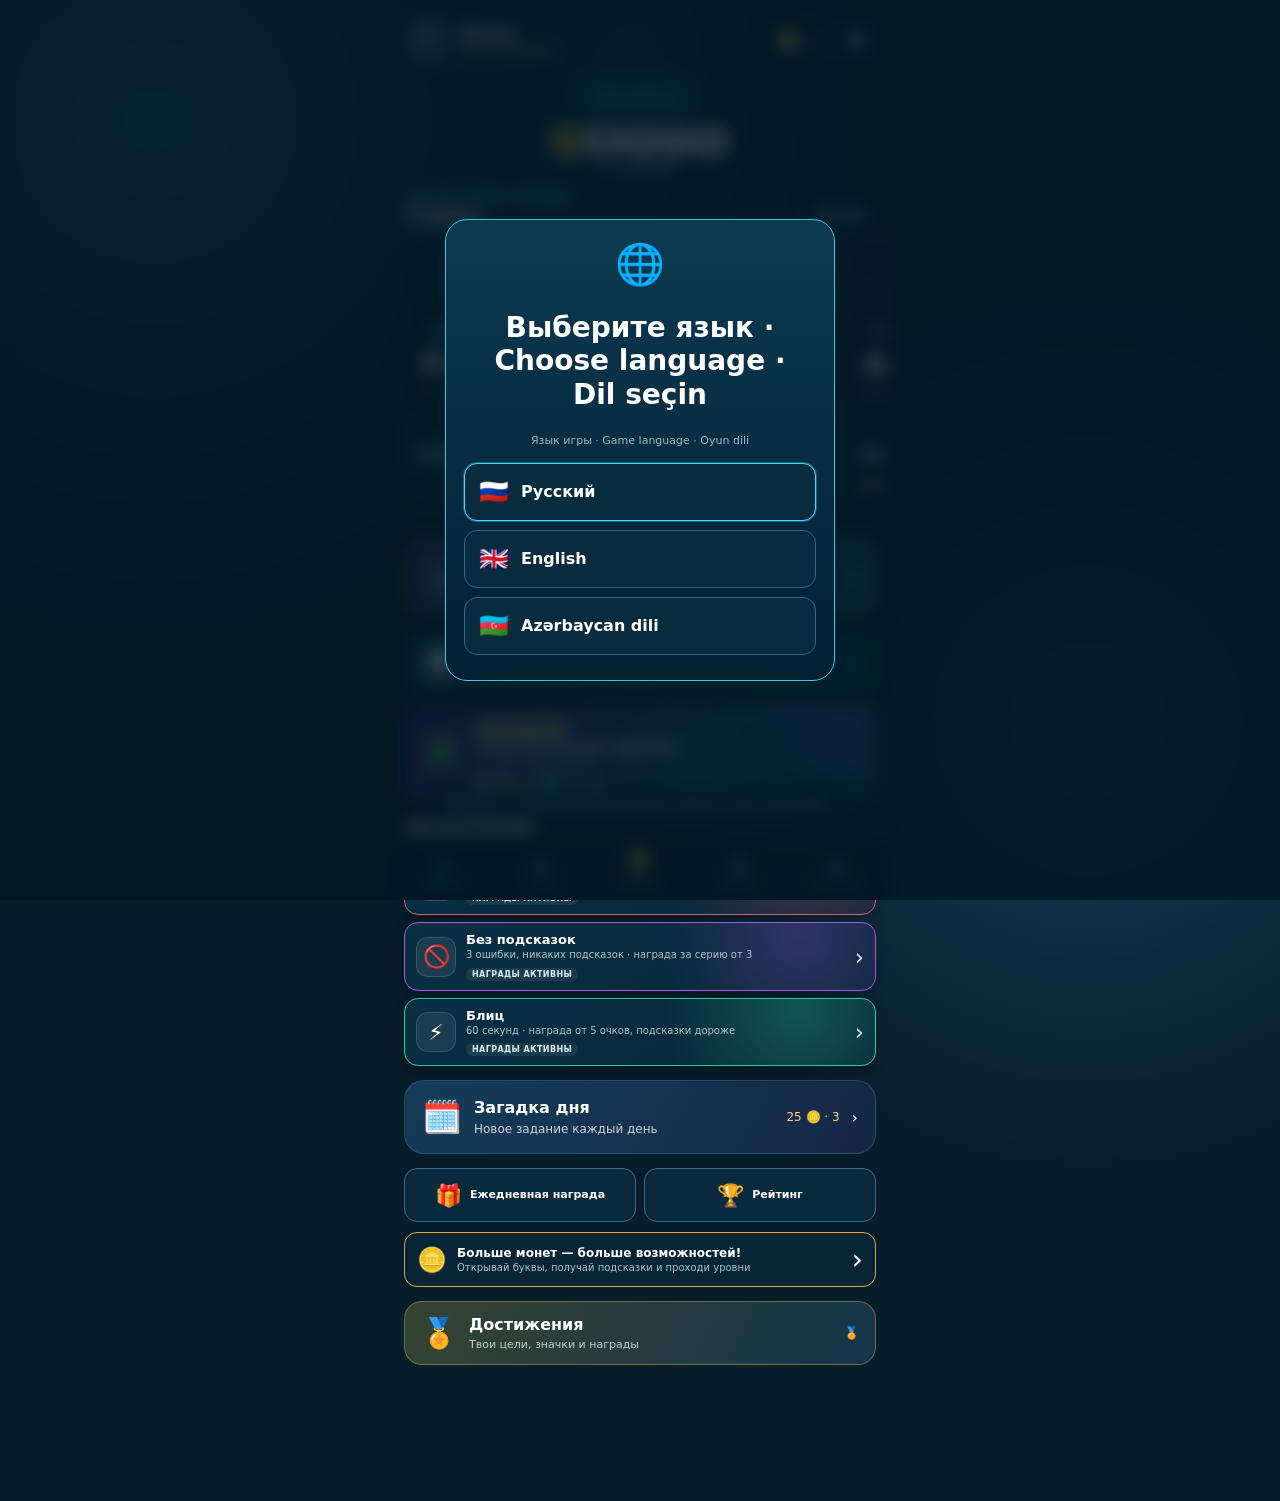
<file: clean/index.html>
<!doctype html>
<html lang="ru"><head>
<meta charset="utf-8"><meta name="viewport" content="width=device-width,initial-scale=1,viewport-fit=cover">
<meta name="theme-color" content="#061d2c"><meta name="referrer" content="no-referrer">
<title>PhotoWord</title>
<link rel="stylesheet" href="./ui.css?v=20261024-embedded-terms">
<script src="https://telegram.org/js/telegram-web-app.js"></script>
<script defer src="./core.js?v=20261024-four-rotating-melodies"></script><script defer src="./challenge-bank-extra.js?v=20261022-original40"></script><script defer src="./challenge-repeat-index.js?v=20261023-batch6"></script><script defer src="./challenge-repeat-policy.js?v=20261002-r118"></script><script defer src="./challenge-unique-patches.js?v=20261023-audit390-dedup"></script><script defer src="./challenge.js?v=20261023-antifarm-guard2"></script><script defer src="./ad-session.js?v=20261003-r128"></script><script defer src="./legal-terms-data.js?v=20261024-embedded-terms"></script><script defer src="./home.js?v=20261024-campaign-tagging"></script><script defer src="./duel.js?v=20261023-fair-duel-policy"></script><script defer src="./daily-puzzle.js?v=20261002-reset1"></script>
<script defer src="./achievements.js?v=20261002-profile1"></script><link rel="stylesheet" href="./frames.css?v=20261002-frames2"><script defer src="./frames.js?v=20261002-reset1"></script><link rel="stylesheet" href="./profile.css?v=20261002-profile1"><script defer src="./profile.js?v=20261002-profile1"></script></head><body>
<div id="home" class="screen active">
<header class="top"><button type="button" class="profile" id="profileBtn"><span class="avatar" id="avatar">P</span><span><b id="name">Игрок</b><small id="rankLabel">Вход в Telegram</small></span></button><span class="wallet">🪙 <b data-coins>—</b></span><button class="settings" id="settingsBtn" aria-label="Настройки">⚙</button></header>
<button id="homeRulesOpen" class="home-rules-link" type="button">Как играть ›</button><div class="logo"><div id="logoLetters"><i>4</i><i>Ф</i><i>О</i><i>Т</i><i>О</i></div><strong id="logoWord">1 СЛОВО</strong><small id="logoTagline">Больше, чем просто слова</small></div>
<main><div class="home-section-heading"><div><small id="homeChapterHint">ЛИСТАЙ ВЛЕВО И ВПРАВО</small><h2 id="homeChaptersTitle">Главы</h2></div><span id="homeChapterPosition" aria-live="polite">01 / 13</span></div><div class="home-chapter-carousel" id="homeChapterCarousel">
<section class="chapter home-chapter-slide" id="homeChapter1" data-home-chapter="1"><div class="hero"><div class="chapter-title"><small id="homeChapter1Label">Глава 1 · 0–20</small><h1 id="homeChapter1Title">Разминка</h1><p id="homeChapter1Desc">От простых слов к более сложным ассоциациям</p></div></div><div class="chapter-foot"><div class="bar"><i id="homeChapter1Progress"></i></div><p class="count"><b id="homeChapter1Done">0–20</b> <span id="homeChapter1Count">уровней</span></p><a id="homeChapter1Play" class="play" href="./game.html?level=1">ИГРАТЬ <span>▶</span></a></div></section>
<section class="chapter home-chapter-slide assoc" id="homeChapter2" data-home-chapter="2"><div class="hero assoc-hero"><div class="chapter-cover-mark">II</div><div class="chapter-orbits"><i></i><i></i><i></i></div><div class="chapter-title"><small id="homeChapter2Label">Глава 2 · 21–50</small><h1 id="homeChapter2Title">Ассоциации</h1><p id="homeChapter2Desc">Более сложные слова и связи между образами</p></div></div><div class="chapter-foot"><div class="bar"><i id="homeChapter2Progress"></i></div><p class="count"><b id="homeChapter2Done">21–50</b> <span id="homeChapter2Count">уровней</span></p><div id="homeChapter2LockNote" class="chapter-lock-note">🔒 Пройди 20-й уровень</div><a id="homeChapter2Play" class="play locked" aria-disabled="true">ЗАКРЫТО</a></div></section>
<section class="chapter home-chapter-slide" data-home-chapter="3"><div class="hero future-hero chapter3-hero"><div class="chapter-cover-mark">III</div><div class="chapter-title"><small id="homeChapter3Label">Глава 3 · 51–90</small><h1 id="homeChapter3Title">Связи</h1><p id="homeChapter3Desc">Новые сочетания и более тонкие ассоциации</p></div></div><div class="chapter-foot"><div class="bar"><i id="homeChapter3Progress"></i></div><p class="count"><b id="homeChapter3Done">51–90</b> <span id="homeChapter3Count">уровней</span></p><div id="homeChapter3LockNote" class="chapter-lock-note">🔒 Пройди 50-й уровень</div><a id="homeChapter3Play" class="play locked" aria-disabled="true">ЗАКРЫТО</a></div></section>
<section class="chapter home-chapter-slide" data-home-chapter="4"><div class="hero future-hero chapter4-hero"><div class="chapter-cover-mark">IV</div><div class="chapter-title"><small id="homeChapter4Label">Глава 4 · 91–130</small><h1 id="homeChapter4Title">Глубина</h1><p id="homeChapter4Desc">Больше уровней, систем и сложных связей</p></div></div><div class="chapter-foot"><div class="bar"><i id="homeChapter4Progress"></i></div><p class="count"><b id="homeChapter4Done">91–130</b> <span id="homeChapter4Count">уровней</span></p><div id="homeChapter4LockNote" class="chapter-lock-note">🔒 Пройди 90-й уровень</div><a id="homeChapter4Play" class="play locked" aria-disabled="true">ЗАКРЫТО</a></div></section>

<section class="chapter home-chapter-slide" data-home-chapter="5"><div class="hero future-hero"><div class="chapter-cover-mark">V</div><div class="chapter-title"><small id="homeChapter5Label">Глава 5 · 131–180</small><h1 id="homeChapter5Title">Мастерство</h1><p id="homeChapter5Desc">Новые формы, явления и более сложные ассоциации</p></div></div><div class="chapter-foot"><div class="bar"><i id="homeChapter5Progress"></i></div><p class="count"><b id="homeChapter5Done">131–180</b> <span id="homeChapter5Count">уровней</span></p><div id="homeChapter5LockNote" class="chapter-lock-note">🔒 Пройди 130-й уровень</div><a id="homeChapter5Play" class="play locked" aria-disabled="true">ЗАКРЫТО</a></div></section>
<section class="chapter home-chapter-slide" data-home-chapter="6"><div class="hero future-hero"><div class="chapter-cover-mark">VI</div><div class="chapter-title"><small id="homeChapter6Label">Глава 6 · 181–230</small><h1 id="homeChapter6Title">Исследование</h1><p id="homeChapter6Desc">От природы и технологий к устройству мира</p></div></div><div class="chapter-foot"><div class="bar"><i id="homeChapter6Progress"></i></div><p class="count"><b id="homeChapter6Done">181–230</b> <span id="homeChapter6Count">уровней</span></p><div id="homeChapter6LockNote" class="chapter-lock-note">🔒 Пройди 180-й уровень</div><a id="homeChapter6Play" class="play locked" aria-disabled="true">ЗАКРЫТО</a></div></section>
<section class="chapter home-chapter-slide" data-home-chapter="7"><div class="hero future-hero"><div class="chapter-cover-mark">VII</div><div class="chapter-title"><small id="homeChapter7Label">Глава 7 · 231–280</small><h1 id="homeChapter7Title">Цивилизация</h1><p id="homeChapter7Desc">Города, архитектура, общество и современная среда</p></div></div><div class="chapter-foot"><div class="bar"><i id="homeChapter7Progress"></i></div><p class="count"><b id="homeChapter7Done">231–280</b> <span id="homeChapter7Count">уровней</span></p><div id="homeChapter7LockNote" class="chapter-lock-note">🔒 Пройди 230-й уровень</div><a id="homeChapter7Play" class="play locked" aria-disabled="true">ЗАКРЫТО</a></div></section>
<section class="chapter home-chapter-slide" data-home-chapter="8"><div class="hero human-hero"><div class="chapter-cover-mark">VIII</div><div class="chapter-title"><small id="homeChapter8Label">Глава 8 · 281–330</small><h1 id="homeChapter8Title">Человек</h1><p id="homeChapter8Desc">Тело, чувства, характер и внутренний мир</p></div></div><div class="chapter-foot"><div class="bar"><i id="homeChapter8Progress"></i></div><p class="count"><b id="homeChapter8Done">281–330</b> <span id="homeChapter8Count">уровней</span></p><div id="homeChapter8LockNote" class="chapter-lock-note">🔒 Пройди 280-й уровень</div><a id="homeChapter8Play" class="play locked" aria-disabled="true">ЗАКРЫТО</a></div></section>
<section class="chapter home-chapter-slide" data-home-chapter="9"><div class="hero universe-hero"><div class="chapter-cover-mark">IX</div><div class="chapter-title"><small id="homeChapter9Label">Глава 9 · 331–380</small><h1 id="homeChapter9Title">Вселенная</h1><p id="homeChapter9Desc">Звёзды, космос, астрономия и полёты за пределы Земли</p></div></div><div class="chapter-foot"><div class="bar"><i id="homeChapter9Progress"></i></div><p class="count"><b id="homeChapter9Done">331–380</b> <span id="homeChapter9Count">уровней</span></p><div id="homeChapter9LockNote" class="chapter-lock-note">🔒 Пройди 330-й уровень</div><a id="homeChapter9Play" class="play locked" aria-disabled="true">ЗАКРЫТО</a></div></section>
<section class="chapter home-chapter-slide" data-home-chapter="10"><div class="hero future-hero chapter10-hero"><div class="chapter-cover-mark">X</div><div class="chapter-title"><small id="homeChapter10Label">Глава 10 · 381–430</small><h1 id="homeChapter10Title">Глава 10</h1><p id="homeChapter10Desc"></p></div></div><div class="chapter-foot"><div class="bar"><i id="homeChapter10Progress"></i></div><p class="count"><b id="homeChapter10Done">381–430</b> <span id="homeChapter10Count">уровней</span></p><div id="homeChapter10LockNote" class="chapter-lock-note"></div><a id="homeChapter10Play" class="play locked" aria-disabled="true">ЗАКРЫТО</a></div></section>
<section class="chapter home-chapter-slide" data-home-chapter="11"><div class="hero future-hero chapter11-hero"><div class="chapter-cover-mark">XI</div><div class="chapter-title"><small id="homeChapter11Label">Глава 11 · 431–480</small><h1 id="homeChapter11Title">Глава 11</h1><p id="homeChapter11Desc"></p></div></div><div class="chapter-foot"><div class="bar"><i id="homeChapter11Progress"></i></div><p class="count"><b id="homeChapter11Done">431–480</b> <span id="homeChapter11Count">уровней</span></p><div id="homeChapter11LockNote" class="chapter-lock-note"></div><a id="homeChapter11Play" class="play locked" aria-disabled="true">ЗАКРЫТО</a></div></section>
<section class="chapter home-chapter-slide" data-home-chapter="12"><div class="hero future-hero chapter12-hero"><div class="chapter-cover-mark">XII</div><div class="chapter-title"><small id="homeChapter12Label">Глава 12 · 481–530</small><h1 id="homeChapter12Title">Глава 12</h1><p id="homeChapter12Desc"></p></div></div><div class="chapter-foot"><div class="bar"><i id="homeChapter12Progress"></i></div><p class="count"><b id="homeChapter12Done">481–530</b> <span id="homeChapter12Count">уровней</span></p><div id="homeChapter12LockNote" class="chapter-lock-note"></div><a id="homeChapter12Play" class="play locked" aria-disabled="true">ЗАКРЫТО</a></div></section>
<section class="chapter home-chapter-slide" data-home-chapter="13"><div class="hero future-hero chapter13-hero"><div class="chapter-cover-mark">XIII</div><div class="chapter-title"><small id="homeChapter13Label">Глава 13 · 531–580</small><h1 id="homeChapter13Title">Открытия</h1><p id="homeChapter13Desc">Необычные приборы, ориентиры и способы познавать мир</p></div></div><div class="chapter-foot"><div class="bar"><i id="homeChapter13Progress"></i></div><p class="count"><b id="homeChapter13Done">531–580</b> <span id="homeChapter13Count">уровней</span></p><div id="homeChapter13LockNote" class="chapter-lock-note">🔒 Пройди 530-й уровень</div><a id="homeChapter13Play" class="play locked" aria-disabled="true">ЗАКРЫТО</a></div></section><section class="chapter home-chapter-slide" data-home-chapter="14"><div class="hero future-hero chapter14-hero"><div class="chapter-cover-mark">XIV</div><div class="chapter-title"><small id="homeChapter14Label">Глава 14 · 581–630</small><h1 id="homeChapter14Title">Границы знаний</h1><p id="homeChapter14Desc">Космос, природа и научные открытия</p></div></div><div class="chapter-foot"><div class="bar"><i id="homeChapter14Progress"></i></div><p class="count"><b id="homeChapter14Done">581–630</b> <span id="homeChapter14Count">уровней</span></p><div id="homeChapter14LockNote" class="chapter-lock-note">🔒 Пройди 580-й уровень</div><a id="homeChapter14Play" class="play locked" aria-disabled="true">ЗАКРЫТО</a></div></section>
<section class="chapter home-chapter-slide" data-home-chapter="15"><div class="hero future-hero chapter15-hero"><div class="chapter-cover-mark">XV</div><div class="chapter-title"><small id="homeChapter15Label">Глава 15 · 631–680</small><h1 id="homeChapter15Title">Цифровая эпоха</h1><p id="homeChapter15Desc">Устройства, программы и технологии вокруг нас</p></div></div><div class="chapter-foot"><div class="bar"><i id="homeChapter15Progress"></i></div><p class="count"><b id="homeChapter15Done">631–680</b> <span id="homeChapter15Count">уровней</span></p><div id="homeChapter15LockNote" class="chapter-lock-note">🔒 Пройди 630-й уровень</div><a id="homeChapter15Play" class="play locked" aria-disabled="true">ЗАКРЫТО</a></div></section>
</div><div class="chapter-dots" id="homeChapterDots"><button data-dot="1" aria-label="Глава 1"></button><button data-dot="2" aria-label="Глава 2"></button><button data-dot="3" aria-label="Глава 3"></button><button data-dot="4" aria-label="Глава 4"></button><button data-dot="5" aria-label="Глава 5"></button><button data-dot="6" aria-label="Глава 6"></button><button data-dot="7" aria-label="Глава 7"></button><button data-dot="8" aria-label="Глава 8"></button><button data-dot="9" aria-label="Глава 9"></button><button data-dot="10" aria-label="Глава 10"></button><button data-dot="11" aria-label="Глава 11"></button><button data-dot="12" aria-label="Глава 12"></button><button data-dot="13" aria-label="Глава 13"></button><button data-dot="14" aria-label="Глава 14"></button><button data-dot="15" aria-label="Глава 15"></button></div>
<button class="duel-entry" id="duelEntry" type="button"><span class="duel-entry-icon">⚔️</span><span><b id="duelEntryTitle">Дуэли</b><small id="duelEntryDesc">60 секунд · взнос 25–500 🪙</small></span><strong>›</strong></button>
<button class="duel-entry stats-entry" id="statsEntry" type="button"><span class="duel-entry-icon">📊</span><span><b id="statsEntryTitle">Статистика</b><small id="statsEntryDesc">Прогресс, испытания и дуэли</small></span><strong>›</strong></button>
<button class="themes-entry themes-entry-featured" id="themesEntry">
  <span class="themes-entry-icon">🧩</span>
  <span class="themes-entry-main"><em id="themesEntryBadge">НОВЫЙ РЕЖИМ</em><b id="themesEntryTitle">Тематические уровни</b><small id="themesEntryDesc">12 тем · 1200 уровней</small><span class="themes-entry-icons">⚽ 🎨 🧑‍💼 🌍 🔬 💻</span></span>
  <span class="themes-entry-arrow">›</span>
</button>
<section class="challenge-modes" id="challengeModes"><div class="challenge-head"><h2 id="challengeTitle">Испытания</h2></div><div class="challenge-grid"><button class="challenge-card challenge-lives" data-challenge="limited"><span class="challenge-icon">🛡️</span><span class="challenge-copy"><b id="challengeLimitedTitle">Ограниченные попытки</b><small id="challengeLimitedDesc">Проходи задания с ограниченным запасом ошибок</small><em id="challengeLimitedState">НАГРАДЫ АКТИВНЫ</em></span><span class="challenge-arrow">›</span></button><button class="challenge-card challenge-nohint" data-challenge="nohint"><span class="challenge-icon">🚫</span><span class="challenge-copy"><b id="challengeNoHintTitle">Без подсказок</b><small id="challengeNoHintDesc">Только изображения, буквы и твоя логика</small><em id="challengeNoHintState">НАГРАДЫ АКТИВНЫ</em></span><span class="challenge-arrow">›</span></button><button class="challenge-card challenge-blitz" data-challenge="blitz"><span class="challenge-icon">⚡</span><span class="challenge-copy"><b id="challengeBlitzTitle">Блиц</b><small id="challengeBlitzDesc">Быстрый режим на время</small><em id="challengeBlitzState">НАГРАДЫ АКТИВНЫ</em></span><span class="challenge-arrow">›</span></button></div></section><button id="dailyPuzzleCard" class="daily-puzzle-card" type="button"><span class="daily-puzzle-card-icon">🗓️</span><span><b id="dailyPuzzleCardTitle">Загадка дня</b><small id="dailyPuzzleCardDesc">Новое задание каждый день</small></span><em id="dailyPuzzleCardBadge">25 🪙 · 3</em><span>›</span></button><section class="shortcuts"><button id="dailyRewardBtn">🎁<b>Ежедневная<br>награда</b></button><button id="ratingShortcut">🏆<b>Рейтинг</b></button></section>
<button class="offer" id="shopOffer"><span>🪙</span><span><b>Больше монет — больше возможностей!</b><small>Открывай буквы, получай подсказки и проходи уровни</small></span><span>›</span></button><button id="achievementsEntry" class="achievements-entry" type="button"><span>🏅</span><span><b id="achievementsEntryTitle">Достижения</b><small id="achievementsEntryDesc">Твои цели, значки и награды</small></span><em id="achievementsEntryCount">🏅</em></button></main>
<nav><button id="homeNav" class="on">⌂<small>Главная</small></button><button id="chaptersNav">◈<small>Главы</small></button><button id="ratingNav">🏆<small>Рейтинг</small></button><button id="friendsNav">♟<small>Друзья</small></button><button id="shopNav">▰<small>Магазин</small></button></nav>
</div>
<section id="duelScreen" class="screen duel-screen"><header class="ratinghead"><button id="duelBack" type="button" aria-label="На главную">‹</button><div><h1 id="duelTitle">Дуэль</h1><small id="duelSubtitle">Кто отгадает больше за минуту?</small></div><div class="wallet">🪙 <b data-coins>—</b></div></header>
<div id="duelSetup" class="duel-panel"><div class="duel-emblem">⚔️</div><h2 id="duelSetupTitle">Создать комнату</h2><button id="duelStatsOpen" type="button" class="duel-stats-link">📊 СТАТИСТИКА</button><p id="duelRules">Одинаковые задания, 60 секунд. Победитель получает 90% общего банка. При ничьей взносы возвращаются. При серьёзной подозрительной активности победителя дуэль отменяется с возвратом обоих взносов.</p><div class="duel-public-list"><div class="duel-public-head"><h3 id="duelRoomsTitle">Открытые комнаты</h3><button id="duelRoomsRefresh" type="button" aria-label="Обновить комнаты">↻</button></div><div id="duelRoomsList" class="duel-rooms-list" aria-live="polite"><p id="duelRoomsEmpty">Пока нет открытых комнат</p></div></div><label for="duelStake" id="duelStakeLabel">Взнос каждого</label><div class="duel-stake"><input id="duelStake" type="range" min="25" max="500" step="25" value="25"><b id="duelStakeValue">25 🪙</b></div><div class="duel-amounts"><span>25 🪙</span><span>500 🪙</span></div><div class="duel-payout" id="duelPayout">Банк 50 🪙 · победителю 45 🪙</div><div class="duel-friend-picker"><h3 id="duelPickTitle">Выбрать друга</h3><div id="duelFriendChoices" class="duel-friend-choices"></div></div><button id="duelCreateFriend" type="button" class="play" hidden>ВЫЗВАТЬ ДРУГА</button><button id="duelCreatePublic" type="button" class="play">СОЗДАТЬ ОТКРЫТУЮ КОМНАТУ</button><button id="duelCreate" type="button" class="secondary duel-create-private">СОЗДАТЬ ПО ССЫЛКЕ</button></div>
<div id="duelStats" class="duel-panel duel-stats" hidden><div class="duel-stats-heading"><span>📊</span><h2 id="duelStatsTitle">Статистика дуэлей</h2></div><div class="duel-stats-grid"><div><small id="duelStatsPlayedLabel">Матчи</small><b id="duelStatsPlayed">—</b></div><div><small id="duelStatsWinsLabel">Победы</small><b id="duelStatsWins">—</b></div><div><small id="duelStatsLossesLabel">Поражения</small><b id="duelStatsLosses">—</b></div><div><small id="duelStatsDrawsLabel">Ничьи</small><b id="duelStatsDraws">—</b></div></div><div class="duel-stats-summary"><div><small id="duelStatsBestLabel">Лучший счёт</small><b id="duelStatsBest">—</b></div><div><small id="duelStatsNetLabel">Итог по монетам</small><b id="duelStatsNet">—</b></div></div><h3 id="duelStatsRecentTitle">Последние матчи</h3><div id="duelStatsList" class="duel-stats-list" aria-live="polite"></div><button id="duelStatsBack" type="button" class="secondary">НАЗАД К ДУЭЛЯМ</button></div>
<div id="duelRematchSetup" class="duel-panel" hidden><div class="duel-emblem">🔁</div><h2 id="duelRematchTitle">Реванш с тем же другом</h2><p id="duelRematchInfo">Выбери взнос. Монеты спишутся после подтверждения вызова; друг оплатит свой взнос при принятии.</p><label for="duelRematchStake" id="duelRematchStakeLabel">Взнос каждого</label><div class="duel-stake"><input id="duelRematchStake" type="range" min="25" max="500" step="25" value="25"><b id="duelRematchStakeValue">25 🪙</b></div><div class="duel-amounts"><span>25 🪙</span><span>500 🪙</span></div><div class="duel-payout" id="duelRematchPayout">Банк 50 🪙 · победителю 45 🪙</div><button id="duelRematchConfirm" type="button" class="play">ПРЕДЛОЖИТЬ РЕВАНШ</button><button id="duelRematchBack" type="button" class="secondary">НАЗАД К ИТОГУ</button></div>
<div id="duelInvite" class="duel-panel" hidden><div class="duel-emblem">⏳</div><h2 id="duelInviteTitle">Ожидание соперника</h2><div id="duelRoomHost" class="duel-room-host" hidden><b id="duelRoomHostName"></b><small id="duelRoomHostTitle"></small></div><p id="duelInviteInfo"></p><button id="duelShare" type="button" class="play">ПОДЕЛИТЬСЯ ПРИГЛАШЕНИЕМ</button><button id="duelCancel" type="button" class="secondary">ОТМЕНИТЬ И ВЕРНУТЬ ВЗНОС</button></div>
<div id="duelJoin" class="duel-panel" hidden><div class="duel-emblem">⚔️</div><h2 id="duelJoinTitle">Приглашение на дуэль</h2><p id="duelJoinInfo"></p><button id="duelAccept" type="button" class="play">ПРИНЯТЬ ВЫЗОВ</button><button id="duelDecline" type="button" class="secondary">НА ГЛАВНУЮ</button></div>
<div id="duelGame" class="duel-panel duel-game" hidden><div class="duel-score"><div class="duel-player"><button id="duelYouLabel" type="button" class="duel-name" aria-controls="duelReactionPicker" aria-expanded="false">Ты</button><b id="duelYouScore">0</b><span id="duelYouReaction" class="duel-reaction" aria-live="polite"></span></div><div class="duel-timer" id="duelTimer">60</div><div class="duel-player"><span id="duelFriendLabel" class="duel-name">Друг</span><b id="duelFriendScore">0</b><span id="duelFriendReaction" class="duel-reaction" aria-live="polite"></span></div></div><div id="duelReactionPicker" class="duel-reaction-picker" hidden></div><p id="duelGameStatus" class="duel-game-status"></p><div id="duelPhotos" class="photos"></div><div id="duelSlots" class="slots"></div><div id="duelLetters" class="letters"></div><div class="duel-actions"><button id="duelClear" type="button" class="secondary duel-clear" disabled>СБРОСИТЬ БУКВЫ</button><button id="duelSkip" type="button" class="secondary duel-skip">ПРОПУСТИТЬ · 3</button></div></div>
<div id="duelResult" class="duel-panel" hidden><div class="duel-emblem" id="duelResultIcon">🏆</div><h2 id="duelResultTitle"></h2><p id="duelResultText"></p><button id="duelAcceptRematch" type="button" class="play" hidden>ПРИНЯТЬ РЕВАНШ</button><button id="duelAddFriend" type="button" class="duel-secondary" hidden>ДОБАВИТЬ В ДРУЗЬЯ</button><button id="duelRematch" type="button" class="play">РЕВАНШ</button><button id="duelStatsFromResult" type="button" class="duel-secondary">📊 СТАТИСТИКА</button><button id="duelDone" type="button" class="secondary">НА ГЛАВНУЮ</button></div></section>
<section id="statsScreen" class="screen stats-screen"><header class="ratinghead"><button id="statsBack" type="button" aria-label="На главную">‹</button><div><h1 id="statsTitle">Статистика</h1><small id="statsSubtitle">Весь прогресс в одном месте</small></div></header><div class="stats-board"><h2 id="statsMainTitle">Основная игра</h2><div class="stats-board-grid"><div><small id="statsMainLevelsLabel">Уровни</small><b id="statsMainLevels">—</b></div><div><small id="statsChaptersLabel">Главы</small><b id="statsChapters">—</b></div><div><small id="statsXpLabel">Опыт</small><b id="statsXp">—</b></div><div><small id="statsRankLabel">Место</small><b id="statsRank">—</b></div></div><h2 id="statsThemeTitle">Тематические уровни</h2><div class="stats-board-grid"><div><small id="statsThemeLevelsLabel">Пройдено уровней</small><b id="statsThemeLevels">—</b></div><div><small id="statsThemesLabel">Завершено тем</small><b id="statsThemes">—</b></div></div><h2 id="statsChallengeTitle">Испытания</h2><div class="stats-board-grid"><div><small id="statsLimitedLabel">Ограниченные</small><b id="statsLimited">—</b></div><div><small id="statsNoHintLabel">Без подсказок</small><b id="statsNoHint">—</b></div><div><small id="statsBlitzLabel">Блиц</small><b id="statsBlitz">—</b></div><div><small id="statsRunsLabel">Попыток</small><b id="statsRuns">—</b></div></div><h2 id="statsDuelTitle">Дуэли</h2><div class="stats-board-grid"><div><small id="statsDuelPlayedLabel">Матчи</small><b id="statsDuelPlayed">—</b></div><div><small id="statsDuelWinsLabel">Победы</small><b id="statsDuelWins">—</b></div><div><small id="statsDuelLossesLabel">Поражения</small><b id="statsDuelLosses">—</b></div><div><small id="statsDuelNetLabel">Монеты</small><b id="statsDuelNet">—</b></div></div><button id="statsDuelMore" type="button">ИСТОРИЯ И ПОДРОБНОСТИ ›</button><p id="statsStatus" role="status" aria-live="polite"></p></div></section>
<section id="chaptersScreen" class="screen"><header class="ratinghead"><button id="chaptersBack" aria-label="На главную">‹</button><div><h1 id="chaptersTitle">Главы</h1><small id="chaptersSubtitle">Выбирай главу и продолжай игру</small></div></header>
<div class="chapter-list">
  <article class="chapter chapter-select" id="chapter1Select"><div class="hero"><div class="chapter-title"><small id="chapter1Label">Глава 1 · 0–20</small><h2 id="chapter1Title">Разминка</h2><p id="chapter1Desc">От простых слов к более сложным ассоциациям</p></div></div><div class="chapter-foot"><div class="bar"><i id="chapter1Progress"></i></div><p class="count"><b id="chapter1Done">0–20</b> <span id="chapter1Count">уровней</span></p><a id="chapter1Play" class="play smallplay" href="./game.html?level=1">ИГРАТЬ <span>▶</span></a></div></article>
  <article class="chapter chapter-select assoc" id="chapter2Select"><div class="hero assoc-hero"><div class="chapter-cover-mark">II</div><div class="chapter-orbits"><i></i><i></i><i></i></div><div class="chapter-title"><small id="chapter2Label">Глава 2 · 21–50</small><h2 id="chapter2Title">Ассоциации</h2><p id="chapter2Desc">Более сложные слова и связи между образами</p></div></div><div class="chapter-foot"><div class="bar"><i id="chapter2Progress"></i></div><p class="count"><b id="chapter2Done">21–50</b> <span id="chapter2Count">уровней</span></p><div id="chapter2LockNote" class="chapter-lock-note">🔒 Пройди 20-й уровень</div><a id="chapter2Play" class="play smallplay locked" aria-disabled="true">ЗАКРЫТО</a></div></article>
  <article class="chapter chapter-select" id="chapter3Select"><div class="hero future-hero chapter3-hero"><div class="chapter-cover-mark">III</div><div class="chapter-title"><small id="chapter3Label">Глава 3 · 51–90</small><h2 id="chapter3Title">Связи</h2><p id="chapter3Desc">Новые сочетания и более тонкие ассоциации</p></div></div><div class="chapter-foot"><div class="bar"><i id="chapter3Progress"></i></div><p class="count"><b id="chapter3Done">51–90</b> <span id="chapter3Count">уровней</span></p><div id="chapter3LockNote" class="chapter-lock-note">🔒 Пройди 50-й уровень</div><a id="chapter3Play" class="play smallplay locked" aria-disabled="true">ЗАКРЫТО</a></div></article>
  <article class="chapter chapter-select" id="chapter4Select"><div class="hero future-hero chapter4-hero"><div class="chapter-cover-mark">IV</div><div class="chapter-title"><small id="chapter4Label">Глава 4 · 91–130</small><h2 id="chapter4Title">Глубина</h2><p id="chapter4Desc">Больше уровней, систем и сложных связей</p></div></div><div class="chapter-foot"><div class="bar"><i id="chapter4Progress"></i></div><p class="count"><b id="chapter4Done">91–130</b> <span id="chapter4Count">уровней</span></p><div id="chapter4LockNote" class="chapter-lock-note">🔒 Пройди 90-й уровень</div><a id="chapter4Play" class="play smallplay locked" aria-disabled="true">ЗАКРЫТО</a></div></article>
  <article class="chapter chapter-select" id="chapter5Select"><div class="hero future-hero"><div class="chapter-cover-mark">V</div><div class="chapter-title"><small id="chapter5Label">Глава 5 · 131–180</small><h2 id="chapter5Title">Мастерство</h2><p id="chapter5Desc">Новые формы, явления и более сложные ассоциации</p></div></div><div class="chapter-foot"><div class="bar"><i id="chapter5Progress"></i></div><p class="count"><b id="chapter5Done">131–180</b> <span id="chapter5Count">уровней</span></p><div id="chapter5LockNote" class="chapter-lock-note">🔒 Пройди 130-й уровень</div><a id="chapter5Play" class="play smallplay locked" aria-disabled="true">ЗАКРЫТО</a></div></article>
  <article class="chapter chapter-select" id="chapter6Select"><div class="hero future-hero"><div class="chapter-cover-mark">VI</div><div class="chapter-title"><small id="chapter6Label">Глава 6 · 181–230</small><h2 id="chapter6Title">Исследование</h2><p id="chapter6Desc">От природы и технологий к устройству мира</p></div></div><div class="chapter-foot"><div class="bar"><i id="chapter6Progress"></i></div><p class="count"><b id="chapter6Done">181–230</b> <span id="chapter6Count">уровней</span></p><div id="chapter6LockNote" class="chapter-lock-note">🔒 Пройди 180-й уровень</div><a id="chapter6Play" class="play smallplay locked" aria-disabled="true">ЗАКРЫТО</a></div></article>
  <article class="chapter chapter-select" id="chapter7Select"><div class="hero future-hero"><div class="chapter-cover-mark">VII</div><div class="chapter-title"><small id="chapter7Label">Глава 7 · 231–280</small><h2 id="chapter7Title">Цивилизация</h2><p id="chapter7Desc">Города, архитектура, общество и современная среда</p></div></div><div class="chapter-foot"><div class="bar"><i id="chapter7Progress"></i></div><p class="count"><b id="chapter7Done">231–280</b> <span id="chapter7Count">уровней</span></p><div id="chapter7LockNote" class="chapter-lock-note">🔒 Пройди 230-й уровень</div><a id="chapter7Play" class="play smallplay locked" aria-disabled="true">ЗАКРЫТО</a></div></article>
  <article class="chapter chapter-select" id="chapter8Select"><div class="hero human-hero"><div class="chapter-cover-mark">VIII</div><div class="chapter-title"><small id="chapter8Label">Глава 8 · 281–330</small><h2 id="chapter8Title">Человек</h2><p id="chapter8Desc">Тело, чувства, характер и внутренний мир</p></div></div><div class="chapter-foot"><div class="bar"><i id="chapter8Progress"></i></div><p class="count"><b id="chapter8Done">281–330</b> <span id="chapter8Count">уровней</span></p><div id="chapter8LockNote" class="chapter-lock-note">🔒 Пройди 280-й уровень</div><a id="chapter8Play" class="play smallplay locked" aria-disabled="true">ЗАКРЫТО</a></div></article>
  <article class="chapter chapter-select" id="chapter9Select"><div class="hero universe-hero"><div class="chapter-cover-mark">IX</div><div class="chapter-title"><small id="chapter9Label">Глава 9 · 331–380</small><h2 id="chapter9Title">Вселенная</h2><p id="chapter9Desc">Звёзды, космос, астрономия и полёты за пределы Земли</p></div></div><div class="chapter-foot"><div class="bar"><i id="chapter9Progress"></i></div><p class="count"><b id="chapter9Done">331–380</b> <span id="chapter9Count">уровней</span></p><div id="chapter9LockNote" class="chapter-lock-note">🔒 Пройди 330-й уровень</div><a id="chapter9Play" class="play smallplay locked" aria-disabled="true">ЗАКРЫТО</a></div></article>
  <article class="chapter chapter-select" id="chapter10Select"><div class="hero future-hero chapter10-hero"><div class="chapter-cover-mark">X</div><div class="chapter-title"><small id="chapter10Label">Глава 10 · 381–430</small><h2 id="chapter10Title">Глава 10</h2><p id="chapter10Desc"></p></div></div><div class="chapter-foot"><div class="bar"><i id="chapter10Progress"></i></div><p class="count"><b id="chapter10Done">381–430</b> <span id="chapter10Count">уровней</span></p><div id="chapter10LockNote" class="chapter-lock-note"></div><a id="chapter10Play" class="play smallplay locked" aria-disabled="true">ЗАКРЫТО</a></div></article>
  <article class="chapter chapter-select" id="chapter11Select"><div class="hero future-hero chapter11-hero"><div class="chapter-cover-mark">XI</div><div class="chapter-title"><small id="chapter11Label">Глава 11 · 431–480</small><h2 id="chapter11Title">Глава 11</h2><p id="chapter11Desc"></p></div></div><div class="chapter-foot"><div class="bar"><i id="chapter11Progress"></i></div><p class="count"><b id="chapter11Done">431–480</b> <span id="chapter11Count">уровней</span></p><div id="chapter11LockNote" class="chapter-lock-note"></div><a id="chapter11Play" class="play smallplay locked" aria-disabled="true">ЗАКРЫТО</a></div></article>
  <article class="chapter chapter-select" id="chapter12Select"><div class="hero future-hero chapter12-hero"><div class="chapter-cover-mark">XII</div><div class="chapter-title"><small id="chapter12Label">Глава 12 · 481–530</small><h2 id="chapter12Title">Глава 12</h2><p id="chapter12Desc"></p></div></div><div class="chapter-foot"><div class="bar"><i id="chapter12Progress"></i></div><p class="count"><b id="chapter12Done">481–530</b> <span id="chapter12Count">уровней</span></p><div id="chapter12LockNote" class="chapter-lock-note"></div><a id="chapter12Play" class="play smallplay locked" aria-disabled="true">ЗАКРЫТО</a></div></article>
<article class="chapter chapter-select" id="chapter13Select"><div class="hero future-hero chapter13-hero"><div class="chapter-cover-mark">XIII</div><div class="chapter-title"><small id="chapter13Label">Глава 13 · 531–580</small><h2 id="chapter13Title">Открытия</h2><p id="chapter13Desc">Необычные приборы, ориентиры и способы познавать мир</p></div></div><div class="chapter-foot"><div class="bar"><i id="chapter13Progress"></i></div><p class="count"><b id="chapter13Done">531–580</b> <span id="chapter13Count">уровней</span></p><div id="chapter13LockNote" class="chapter-lock-note">🔒 Пройди 530-й уровень</div><a id="chapter13Play" class="play smallplay locked" aria-disabled="true">ЗАКРЫТО</a></div><article class="chapter chapter-select" id="chapter14Select"><div class="hero future-hero chapter14-hero"><div class="chapter-cover-mark">XIV</div><div class="chapter-title"><small id="chapter14Label">Глава 14 · 581–630</small><h2 id="chapter14Title">Границы знаний</h2><p id="chapter14Desc">Космос, природа и научные открытия</p></div></div><div class="chapter-foot"><div class="bar"><i id="chapter14Progress"></i></div><p class="count"><b id="chapter14Done">581–630</b> <span id="chapter14Count">уровней</span></p><div id="chapter14LockNote" class="chapter-lock-note">🔒 Пройди 580-й уровень</div><a id="chapter14Play" class="play smallplay locked" aria-disabled="true">ЗАКРЫТО</a></div></article>
<article class="chapter chapter-select" id="chapter15Select"><div class="hero future-hero chapter15-hero"><div class="chapter-cover-mark">XV</div><div class="chapter-title"><small id="chapter15Label">Глава 15 · 631–680</small><h2 id="chapter15Title">Цифровая эпоха</h2><p id="chapter15Desc">Устройства, программы и технологии вокруг нас</p></div></div><div class="chapter-foot"><div class="bar"><i id="chapter15Progress"></i></div><p class="count"><b id="chapter15Done">631–680</b> <span id="chapter15Count">уровней</span></p><div id="chapter15LockNote" class="chapter-lock-note">🔒 Пройди 630-й уровень</div><a id="chapter15Play" class="play smallplay locked" aria-disabled="true">ЗАКРЫТО</a></div></article>
</div></section>
<section id="themesScreen" class="screen"><header class="ratinghead"><button id="themesBack" aria-label="На главную">‹</button><div><h1 id="themesTitle">Темы</h1><small id="themesSubtitle">Выбери сферу и проходи отдельные уровни</small></div></header><div id="themesUnlockNote" class="themes-unlock-note"></div><div id="themeCards" class="theme-grid"></div></section>
<section id="themeDetailScreen" class="screen"><header class="ratinghead"><button id="themeDetailBack" aria-label="К темам">‹</button><div><h1 id="themeDetailTitle">Тема</h1><small id="themeDetailSubtitle">0 / 100</small></div></header><div id="themeDetailInfo" class="theme-detail-info"></div><div id="themeLevelGrid" class="theme-level-grid"></div></section>
<section id="ratingScreen" class="screen"><header class="ratinghead"><button id="ratingBack" aria-label="На главную">‹</button><div><h1 id="ratingTitle">Рейтинг</h1><small id="ratingSubtitle">Лучшие игроки PhotoWord</small></div></header><div class="league" id="ratingLeague">🏆 Общий рейтинг</div><div id="leaderboard" class="leaderboard"></div><div class="myrank"><span id="myPositionLabel">Твоя позиция</span><b id="myRank">—</b><small id="myXp">Вход не выполнен</small></div><button id="refreshRating" class="secondary">Обновить рейтинг</button></section>
<section id="achievementsScreen" class="screen achievements-screen"><header class="game-head"><button id="achievementsBack" class="back" type="button">‹</button><div><b id="achievementsTitle">Достижения</b><small id="achievementsSummary"></small></div><div class="wallet">🪙 <b data-coins>—</b></div></header><p id="achievementsNote" class="achievements-note"></p><div id="achievementsFilters" class="achievements-filters"></div><p id="achievementsStatus" class="achievement-status" role="status" aria-live="polite"></p><button id="achievementsRetry" class="secondary" type="button" hidden>ПОВТОРИТЬ</button><div id="achievementsList" class="achievements-list"></div><button id="achievementsHome" class="secondary" type="button">НА ГЛАВНУЮ</button></section><section id="dailyPuzzleScreen" class="screen daily-puzzle-screen"><header class="game-head"><button id="dailyPuzzleBack" class="back" type="button" aria-label="На главную">‹</button><div><b id="dailyPuzzleTitle">Загадка дня</b><small>25 🪙</small></div><div class="wallet">🪙 <b data-coins>—</b></div></header><p id="dailyPuzzleRules" class="daily-puzzle-rules"></p><div class="daily-puzzle-meta"><b id="dailyPuzzleAttempts"></b><small id="dailyPuzzleCountdown"></small></div><section id="dailyPuzzleBoard" hidden><div id="dailyPuzzlePhotos" class="photos"></div><div id="dailyPuzzleSlots" class="slots"></div><div id="dailyPuzzleLetters" class="letters"></div><div class="daily-puzzle-tools"><button id="dailyPuzzleClear" class="tool" type="button">ОЧИСТИТЬ</button><button id="dailyPuzzleShuffle" class="tool" type="button">ПЕРЕМЕШАТЬ</button></div><button id="dailyPuzzleSubmit" class="play" type="button" disabled>ОТВЕТИТЬ</button></section><section id="dailyPuzzleOutcome" class="daily-puzzle-outcome" hidden><div id="dailyPuzzleOutcomeIcon"></div><h2 id="dailyPuzzleOutcomeTitle"></h2><p id="dailyPuzzleOutcomeText"></p></section><p id="dailyPuzzleStatus" class="status" role="status" aria-live="polite"></p><button id="dailyPuzzleRetry" class="secondary" type="button" hidden>ПОВТОРИТЬ ЗАПРОС</button><button id="dailyPuzzleHome" class="secondary" type="button">НА ГЛАВНУЮ</button></section>
<section id="challengeScreen" class="screen"><header class="game-head"><button id="challengeBack" class="back" aria-label="На главную">‹</button><div><b id="challengeGameTitle">Испытание</b><small id="challengeGameSubtitle">Режим</small></div><div class="wallet">🪙 <b data-coins>—</b></div></header><section id="challengeIntro" class="challenge-run-panel"><div id="challengeIntroIcon" class="challenge-run-icon">⚡</div><h1 id="challengeIntroTitle">Блиц</h1><p id="challengeIntroText"></p><div id="challengeIntroStats" class="challenge-intro-stats"></div><button id="challengeStart" class="play challenge-start">НАЧАТЬ ▶</button><button id="energyRefill" class="secondary challenge-energy-buy" hidden>⭐ КУПИТЬ ЭНЕРГИЮ</button><div id="energyShop" class="challenge-energy-shop" hidden><button data-energy-pack="e1">+1 ⚡ · 15 ⭐</button><button data-energy-pack="e5">До 5/5 ⚡ · 50 ⭐</button></div><small id="energyRefillNote" class="challenge-purchase-note" hidden></small></section><section id="challengeHud" class="challenge-hud" hidden><div><small id="hudLabel1">Время</small><b id="hudValue1">60</b></div><div><small id="hudLabel2">Очки</small><b id="hudValue2">0</b></div><div><small id="hudLabel3">Серия</small><b id="hudValue3">0</b></div><div><small id="hudLabel4">Рекорд</small><b id="hudValue4">0</b></div></section><section id="challengePuzzle" hidden><div id="challengePhotos" class="photos"></div><div id="challengeSlots" class="slots"></div><div id="challengeLetters" class="letters"></div><div id="blitzHints" class="challenge-blitz-hints" hidden><button id="blitzLetterHint" class="tool">💡 75</button><button id="blitzRemoveHint" class="tool">🪄 125</button><button id="blitzTextHint" class="tool">📝 200</button></div><div id="blitzTextHintBox" class="challenge-text-hint" hidden></div><div class="challenge-puzzle-tools"><button id="challengeShuffle" class="tool">🔀</button></div><p id="challengeStatus" class="status"></p></section><section id="challengeCorrectPanel" class="challenge-correct-panel" hidden><div class="challenge-correct-mark">✓</div><b id="challengeCorrectTitle">Верно!</b><strong id="challengeCorrectWord"></strong><button id="challengeCorrectNext" class="play">ДАЛЬШЕ ▶</button></section><section id="challengeResult" class="success-panel challenge-result" hidden><div class="success-mark">✓</div><div class="success-copy"><b id="challengeResultTitle">Попытка завершена</b><small id="challengeResultMain"></small><small id="challengeResultSub"></small><strong id="challengeResultReward" class="challenge-result-reward"></strong></div><button id="challengeAgain" class="next-level">ЕЩЁ РАЗ ▶</button><button id="challengeHome" class="secondary challenge-home-link">НА ГЛАВНУЮ</button></section></section><div id="challengeModal" class="modal" hidden role="dialog" aria-modal="true"><div class="modalcard challenge-modal-card"><button class="close" data-close="challengeModal">×</button><div id="challengeModalIcon" class="challenge-modal-icon">⚡</div><p class="challenge-modal-badge" id="challengeModalBadge">НАГРАДЫ АКТИВНЫ</p><h2 id="challengeModalTitle">Блиц</h2><p id="challengeModalText" class="challenge-modal-text">Награды начисляются сервером. В каждом режиме оплачиваются до 3 результативных попыток в день.</p><button class="secondary" data-close="challengeModal" id="challengeModalClose">ПОНЯТНО</button></div></div><div id="profileModal" class="modal" hidden role="dialog" aria-modal="true" aria-labelledby="profileName"><div class="modalcard profile-card"><button class="close" data-close="profileModal" aria-label="Закрыть">×</button><div class="profile-hero"><small id="profileEyebrow" class="profile-eyebrow"></small><span id="profileAvatar" class="bigavatar">P</span><h2 id="profileName">Игрок</h2><div class="profile-league"><span>✦</span><b id="profileLeague"></b></div><p id="profileTitle" class="profile-title" hidden></p><div class="pid profile-id" id="photoWordId">Вход не выполнен</div></div><section class="profile-xp-card"><div class="profile-xp-top"><span>XP</span><strong id="profileXpTotal"></strong></div><div id="profileXpBar" class="profile-xp-track" role="progressbar" aria-valuemin="0" aria-valuemax="100"><i id="profileXpProgress"></i></div><small id="profileNextRank"></small></section><div class="stats profile-core-stats"><div><b id="profileRank">—</b><small id="profileRankLabel">Место</small></div><div><b id="profileXp">—</b><small>XP</small></div><div><b id="profileDone">—</b><small id="profileDoneLabel">Основных уровней</small></div></div><div class="profile-activity"><div><span>⚔</span><b id="profileWins">—</b><small id="profileWinsLabel"></small></div><div><span>🔥</span><b id="profilePuzzleStreak">—</b><small id="profilePuzzleStreakLabel"></small><em id="profileStreakUnit"></em></div></div><p id="profileOverviewStatus" class="profile-status" role="status"></p><button id="profileOverviewRetry" class="secondary" hidden></button><section class="profile-showcase"><div class="profile-section-head"><h3 id="profileShowcaseTitle"></h3><button id="profileFeaturedBtn" class="profile-edit" type="button"></button></div><div id="profileAchievementBadges" class="profile-achievement-badges"></div><p id="profileShowcaseHint" class="profile-showcase-hint"></p></section><details class="profile-details"><summary id="profileDetailsLabel"></summary><section class="profile-section"><h3 id="profileProgressTitle">Прогресс</h3><div class="profile-progress-grid"><div><b id="profileChapters">—</b><small id="profileChaptersLabel">Глав завершено</small></div><div><b id="profileThemeDone">—</b><small id="profileThemeDoneLabel">Тематических уровней</small></div><div><b id="profileThemesComplete">—</b><small id="profileThemesCompleteLabel">Тем завершено</small></div></div></section><section class="profile-section"><h3 id="profileChallengesTitle">Испытания</h3><div class="profile-challenge-grid"><div><b id="profileLimitedBest">—</b><small id="profileLimitedLabel">Ограниченные</small></div><div><b id="profileNoHintBest">—</b><small id="profileNoHintLabel">Без подсказок</small></div><div><b id="profileBlitzBest">—</b><small id="profileBlitzLabel">Блиц · очки</small></div><div><b id="profileBlitzStreak">—</b><small id="profileBlitzStreakLabel">Блиц · серия</small></div></div><small id="profileStatsStatus" class="profile-stats-status">Загружаю статистику…</small></section></details><p id="profileUsername"></p><p class="muted" id="profilePrivacyNote">Telegram ID не показывается в рейтинге.</p><div class="profile-bottom"><button id="profileFrames" class="secondary" type="button">✧ Оформление ›</button><button id="profileAchievements" class="secondary" type="button">🏅 Достижения ›</button></div><button id="nicknameBtn" class="secondary">Установить игровой ник</button><button id="shareGameBtn" class="secondary">Поделиться игрой</button></div></div>
<div id="settingsModal" class="modal" hidden role="dialog" aria-modal="true" aria-labelledby="settingsTitle"><div class="modalcard settingscard"><button class="close" data-close="settingsModal" aria-label="Закрыть">×</button><h2 id="settingsTitle">Настройки</h2>
<label class="settingrow"><span><b>Звук</b><small id="soundDesc">Буквы, победа, ошибка и награды</small></span><input type="checkbox" id="soundToggle"></label>
<label class="settingrow"><span><b>Вибрация</b><small id="hapticDesc">Нажатия, верный и неверный ответ</small></span><input type="checkbox" id="hapticToggle"></label>
<label class="settingrow"><span><b>Музыка</b><small id="musicDesc">Спокойная фоновая музыка</small></span><input type="checkbox" id="musicToggle"></label>
<button class="settingrow" id="languageBtn"><span><b>Язык</b><small id="languageCurrent">Русский</small></span><span>›</span></button><button class="settingrow" id="notificationsBtn"><span><b>Уведомления</b><small id="notificationsState">Награды и новые уровни · Разрешить</small></span><span>›</span></button><button class="settingrow" id="themeBtn"><span><b>Тема</b><small id="themeCurrent">Игровая</small></span><span>›</span></button>
<button class="settingrow" id="rulesBtn"><span><b>Правила игры</b><small>Как играть, монеты, XP и подсказки</small></span><span>›</span></button><button class="settingrow" id="supportBtn"><span><b>Поддержка</b><small id="supportDesc">Связаться с поддержкой</small></span><span>›</span></button><a class="settingrow" id="privacyLink" href="./privacy.html"><span><b>Конфиденциальность</b><small>Какие данные используются и зачем</small></span><span>›</span></a><button class="settingrow" id="termsLink" type="button"><span><b id="termsLinkTitle">Пользовательское соглашение</b></span><span>›</span></button><button class="settingrow dangerrow" id="resetProgressBtn"><span><b>Сбросить прогресс</b><small>Уровни, XP и место в рейтинге</small></span><span>›</span></button><button class="settingrow dangerrow" id="eraseAccountBtn"><span><b id="eraseAccountLabel">Удалить аккаунт</b><small id="eraseAccountDesc">Полное удаление профиля и игровых данных</small></span><span>›</span></button></div></div>
<div id="notificationsModal" class="modal" hidden role="dialog" aria-modal="true" aria-labelledby="notificationsTitle"><div class="modalcard notification-card"><button class="close" data-close="notificationsModal">×</button><div class="notification-bell">🔔</div><h2 id="notificationsTitle">Уведомления</h2><p id="notificationsDesc" class="muted">Выбери, какие сообщения PhotoWord может отправлять в Telegram.</p><div class="notification-preferences"><label class="settingrow notification-master"><span><b id="notificationsMasterLabel">Уведомления</b><small id="notificationsMasterDesc">Главный переключатель сообщений от PhotoWord</small></span><input type="checkbox" id="notificationsMaster"></label><label class="settingrow"><span><b id="notificationDailyLabel">Ежедневная награда</b><small id="notificationDailyDesc">Напомнить, когда +5 🪙 снова доступны</small></span><input type="checkbox" id="notificationDaily" checked></label><label class="settingrow"><span><b id="notificationEnergyLabel">Энергия восстановлена</b><small id="notificationEnergyDesc">Сообщить, когда энергия станет 5/5 ⚡</small></span><input type="checkbox" id="notificationEnergy" checked></label><label class="settingrow"><span><b id="notificationChapterLabel">Новая глава</b><small id="notificationChapterDesc">Сообщить, когда откроется следующая глава</small></span><input type="checkbox" id="notificationChapter" checked></label></div><p id="notificationTimeNote" class="notification-note">Напоминание о ежедневной награде приходит примерно в 10:00 по местному времени.</p><button id="saveNotifications" class="claimbtn">СОХРАНИТЬ</button><button id="testNotification" class="secondary">ОТПРАВИТЬ ТЕСТ</button></div></div>
<div id="featuredModal" class="modal" hidden role="dialog" aria-modal="true" aria-labelledby="featuredTitle"><div class="modalcard"><button id="featuredClose" class="close" type="button">×</button><div class="featured-heading"><h2 id="featuredTitle"></h2><span id="featuredCount">0 / 3</span></div><p id="featuredHint"></p><div id="featuredList" class="featured-list"></div><p id="featuredStatus" class="profile-status" role="status"></p><button id="featuredAll" class="secondary" hidden></button><button id="featuredSave" class="play" type="button"></button><button id="featuredCancel" class="secondary" type="button"></button></div></div><div id="nicknameModal" class="modal" hidden role="dialog" aria-modal="true"><div class="modalcard"><button class="close" data-close="nicknameModal">×</button><h2 id="nicknameTitle">Игровой ник</h2><p id="nicknameText" class="muted">Можно установить один раз. 3–16 символов: A–Z, 0–9 и _.</p><input id="nicknameInput" class="nickname-input" maxlength="16" autocomplete="off" autocapitalize="none" spellcheck="false" placeholder="Player_123"><button id="saveNickname" class="claimbtn">СОХРАНИТЬ</button></div></div><div id="supportModal" class="modal" hidden role="dialog" aria-modal="true"><div class="modalcard"><button class="close" data-close="supportModal">×</button><h2 id="supportTitle">Поддержка</h2><p id="supportText">Напиши в поддержку через Telegram-бота. Обращение сохранится и ответ придёт в этот же чат.</p><button id="openSupportChat" class="claimbtn">НАПИСАТЬ В ПОДДЕРЖКУ</button><button id="openPaymentSupport" class="secondary" type="button">ПРОБЛЕМА С ПОКУПКОЙ</button><p class="muted">@PhotoWordBot</p></div></div><div id="rulesWelcomeModal" class="modal" hidden role="dialog" aria-modal="true"><div class="modalcard rules-welcome"><div class="rules-emblem">🧩</div><h2 id="rulesWelcomeTitle"></h2><p id="rulesWelcomeText"></p><button id="rulesWelcomeRead" class="play" type="button"></button><button id="rulesWelcomeSkip" class="secondary" type="button"></button></div></div><div id="rulesModal" class="modal" hidden role="dialog" aria-modal="true"><div class="modalcard rulescard"><button class="close" data-close="rulesModal">×</button><div class="rules-emblem">🧩</div><h2 id="rulesTitle">Правила игры</h2><p id="rulesIntro" class="rules-intro"></p><div id="rulesBody" class="rulesbody"></div><button id="rulesDone" class="play" type="button">ПОНЯТНО</button></div></div>
<div id="resetModal" class="modal" hidden role="dialog" aria-modal="true"><div class="modalcard resetcard"><button class="close" data-close="resetModal">×</button><div class="resetIcon">↻</div><h2 id="resetTitle">Сбросить прогресс?</h2><div id="resetBody" class="resetbody"></div><button id="confirmReset" class="dangerbtn">СБРОСИТЬ ПРОГРЕСС</button><button class="secondary" data-close="resetModal" id="cancelReset">Отмена</button></div></div>
<div id="purchaseTermsModal" class="modal" hidden role="dialog" aria-modal="true" aria-labelledby="purchaseTermsTitle" aria-describedby="purchaseTermsText"><div class="modalcard purchase-terms-card"><header class="purchase-terms-header"><h2 id="purchaseTermsTitle"></h2><p id="purchaseTermsText" class="muted"></p></header><div id="purchaseTermsContent" class="purchase-terms-content" role="document" tabindex="0"></div><div class="purchase-terms-actions"><button id="purchaseTermsAgree" class="play" type="button"></button><button id="purchaseTermsCancel" class="secondary" type="button"></button></div></div></div><div id="eraseAccountModal" class="modal" hidden role="dialog" aria-modal="true"><div class="modalcard resetcard"><button class="close" data-close="eraseAccountModal">×</button><div class="resetIcon">⚠️</div><h2 id="eraseAccountTitle">Удалить аккаунт?</h2><p id="eraseAccountText" class="resetbody">Будут безвозвратно удалены профиль, прогресс, монеты, XP, история покупок и наград. Это действие нельзя отменить.</p><button id="confirmEraseAccount" class="dangerbtn">УДАЛИТЬ АККАУНТ</button><button class="secondary" data-close="eraseAccountModal" id="cancelEraseAccount">Отмена</button></div></div><div id="themeModal" class="modal" hidden role="dialog" aria-modal="true"><div class="modalcard"><button class="close" data-close="themeModal">×</button><h2 id="themeTitle">Тема</h2><p class="muted" id="themeSubtitle">Выберите оформление игры</p><div class="themechoices"><button data-theme="game"><i class="themepreview game"></i><span><b id="themeGameName">🎮 Игровая</b><small id="themeGameDesc">Текущая классическая тема</small></span></button><button data-theme="night"><i class="themepreview night"></i><span><b id="themeNightName">🌙 Ночная</b><small id="themeNightDesc">Графит и приглушённые цвета</small></span></button><button data-theme="light"><i class="themepreview light"></i><span><b id="themeLightName">☀️ Светлая</b><small id="themeLightDesc">Светлый фон и тёмный текст</small></span></button><button data-theme="neon"><i class="themepreview neon"></i><span><b id="themeNeonName">⚡ Неон</b><small id="themeNeonDesc">Яркое свечение и контраст</small></span></button><button data-theme="gold"><i class="themepreview gold"></i><span><b id="themeGoldName">👑 Золотая</b><small id="themeGoldDesc">Тёмный фон и золотые акценты</small></span></button></div></div></div><div id="languageModal" class="modal" hidden role="dialog" aria-modal="true"><div class="modalcard"><button class="close" id="languageClose" data-close="languageModal">×</button><div class="languageGlobe">🌐</div><h2 id="languageTitle">Выберите язык · Choose language · Dil seçin</h2><p class="muted" id="languageSubtitle">Язык игры · Game language · Oyun dili</p><div class="languagechoices"><button data-language="ru">🇷🇺 <b>Русский</b></button><button data-language="en">🇬🇧 <b>English</b></button><button data-language="az">🇦🇿 <b>Azərbaycan dili</b></button></div></div></div>
<div id="duelOfferModal" class="modal duel-offer-modal" hidden role="dialog" aria-modal="true" aria-labelledby="duelOfferHeading"><div class="modalcard duel-offer-card"><span class="duel-offer-icon">⚔️</span><h2 id="duelOfferHeading">Друг вызывает на дуэль!</h2><p id="duelOfferText"></p><p id="duelOfferExpiry" class="muted">Приглашение действует 5 минут</p><button id="duelOfferOpen" type="button" class="play">ОТКРЫТЬ ВЫЗОВ</button><button id="duelOfferLater" type="button" class="secondary">ПОЗЖЕ</button></div></div>
<div id="friendsModal" class="modal" hidden><div class="modalcard friendscard"><button class="close" data-close="friendsModal">×</button><div class="rewardIcon">👥</div><h2>Друзья</h2><div class="game-friends"><h3 id="gameFriendsTitle">Игровые друзья</h3><p id="gameFriendsHint" class="muted">Добавь игрока по PhotoWord ID. Он подтвердит заявку.</p><div class="game-friend-add"><input id="friendCode" type="text" maxlength="40" placeholder="PhotoWord ID" autocomplete="off"><button id="friendAdd" type="button">ДОБАВИТЬ</button></div><div id="gameFriendsList" class="friendslist"></div></div><h3 id="referralHeading">Приглашения по ссылке</h3><div class="friendstats"><div><b id="friendsInvited">0</b><small>Приглашено</small></div><div><b id="friendsReward">0 🪙</b><small>Получено</small></div></div><p id="friendsCondition">Друг проходит 10 уровней — вы оба получаете <b>+20 🪙</b>.</p><button id="inviteFriend" class="claimbtn">ПРИГЛАСИТЬ ДРУГА</button><h3 id="invitedHeading">Приглашённые</h3><div id="friendsList" class="friendslist"><p class="muted" id="friendsEmpty">Пока никого нет.</p></div></div></div><div id="shopModal" class="modal" hidden role="dialog" aria-modal="true"><div class="modalcard shopcard"><button class="close" data-close="shopModal">×</button><h2 id="shopTitle">Магазин</h2><p class="muted" id="shopPayNote">Оплата через Telegram Stars ⭐</p><div class="shop-status-grid"><div><small id="shopBalanceLabel">Баланс</small><b><span id="shopBalance">—</span> 🪙</b></div><div><small id="shopEnergyLabel">Энергия</small><b id="shopEnergyValue">—/5 ⚡</b><em id="shopEnergyTimer"></em></div><div><small id="shopAdsLabel">Реклама</small><b id="shopAdsValue">—/10</b><em id="shopAdsState"></em></div></div><h3 id="coinShopSectionTitle">Монеты</h3><div class="coinpacks"><button data-pack="c10"><b>10 🪙</b><span>15 ⭐</span></button><button data-pack="c50"><b>50 🪙</b><span>65 ⭐</span></button><button data-pack="c150"><b>150 🪙</b><span>175 ⭐</span></button><button data-pack="c300" class="best"><i>ВЫГОДНО</i><b>300 🪙</b><span>300 ⭐</span></button></div><h3 id="energyShopSectionTitle">Энергия</h3><p class="muted" id="energyShopNote">Максимум 5/5 ⚡</p><div class="coinpacks energy-store-packs"><button data-energy-store-pack="e1"><b>+1 ⚡</b><span>15 ⭐</span></button><button data-energy-store-pack="e5"><b id="energyFullLabel">До 5/5 ⚡</b><span>50 ⭐</span></button></div><div class="coinpacks"><button id="adCoinsChoice" type="button">+5 🪙</button><button id="adEnergyChoice" type="button">+1 ⚡</button></div><div class="adreward"><span>▶️</span><div><b id="adTitle">Получить бесплатно</b><small id="adText">Посмотри рекламу и получи +5 🪙</small><em id="adLimitText"></em></div><button id="watchAd" disabled>НАСТРОЙКА</button></div><section class="shop-history-section"><div class="shop-history-head"><h3 id="shopHistoryTitle">История</h3><button id="refreshShopHistory" class="shop-refresh" type="button">↻</button></div><div id="shopHistory" class="shop-history"><p class="muted" id="shopHistoryEmpty">Покупок пока нет.</p></div></section><p class="muted" id="shopFootnote">Покупки начисляются после подтверждения платежа Telegram.</p></div></div>
<div id="dailyModal" class="modal" hidden role="dialog" aria-modal="true"><div class="modalcard"><button class="close" data-close="dailyModal">×</button><div class="rewardIcon">🎁</div><h2>Ежедневная награда</h2><p id="dailyCopy">Заходи каждый день и забирай награду.</p><p class="rewardBig">+5 🪙</p><p id="dailyStreak" class="muted">Серия: —</p><button id="claimDaily" class="claimbtn">ПОЛУЧИТЬ</button></div></div>
<div id="infoModal" class="modal" hidden role="dialog" aria-modal="true" aria-labelledby="infoTitle"><div class="modalcard"><button class="close" data-close="infoModal" aria-label="Закрыть">×</button><h2 id="infoTitle"></h2><p id="infoText"></p></div></div>
<section id="framesScreen" class="screen frames-screen"><header class="ratinghead"><button id="framesBack" type="button">‹</button><div><h1 id="framesTitle"></h1><small id="framesSubtitle"></small></div><span id="framesCount" class="frames-count"></span></header><div class="frame-stage"><span id="frameEyebrow" class="frame-eyebrow"></span><span id="framePreview" class="frame-avatar frame-preview">P</span><h2 id="frameName"></h2><p id="frameCondition"></p><span id="frameState" class="frame-state"></span></div><div class="frames-collection-head"><h2 id="framesCollection"></h2><button id="framesNone" type="button"></button></div><div id="framesList" class="frames-grid"></div><p id="framesNote" class="frames-note"></p><div class="frames-action"><p id="framesStatus" role="status" aria-live="polite"></p><button id="framesEquip" class="play" type="button"></button><button id="framesRetry" class="secondary" type="button" hidden></button></div></section>
<p id="status" class="status" role="status" aria-live="polite">Загрузка профиля…</p>
<noscript><p class="status">Для игры необходимо включить JavaScript.</p></noscript>
</body></html>
</file>
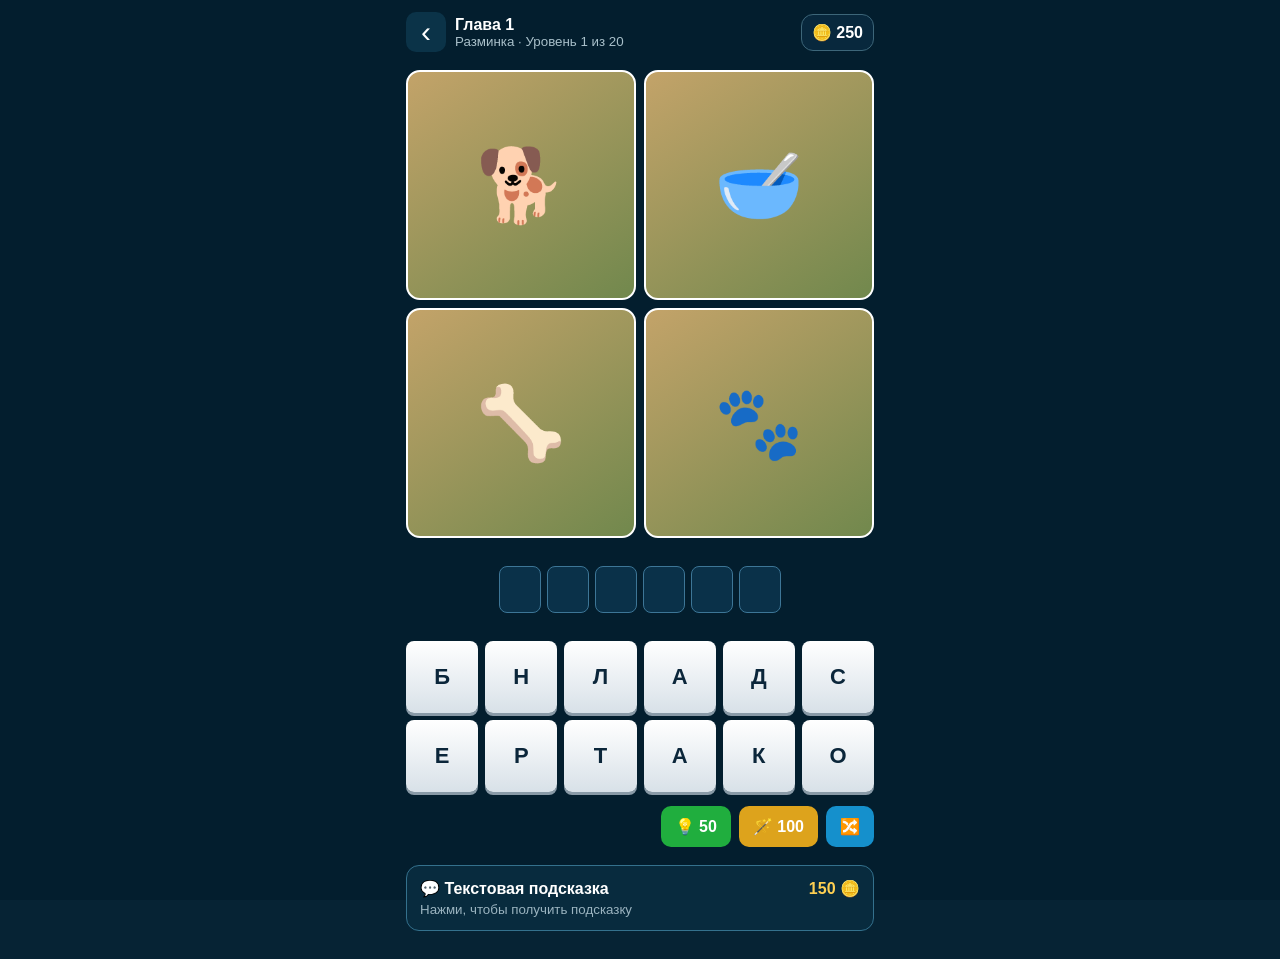
<file: app/game.html>
<!doctype html><html lang="ru"><head><meta charset="UTF-8"><meta name="viewport" content="width=device-width,initial-scale=1,viewport-fit=cover,user-scalable=no"><meta name="theme-color" content="#061d2c"><title>PhotoWord</title><script src="https://telegram.org/js/telegram-web-app.js"></script><style>
*{box-sizing:border-box}body{margin:0;color:#fff;font-family:-apple-system,BlinkMacSystemFont,Arial,sans-serif;background:#062334 url('https://images.unsplash.com/photo-1665423479552-1ea5f5500e37?auto=format&fit=crop&w=1600&q=85') center/cover fixed no-repeat}body:before{content:"";position:fixed;inset:0;background:#031b2a99;z-index:-1}.wrap{max-width:500px;min-height:100vh;margin:auto;padding:calc(12px + env(safe-area-inset-top)) 16px 28px}.head{display:grid;grid-template-columns:40px 1fr auto;align-items:center;gap:9px}.back{height:40px;border:0;border-radius:10px;background:#0b3348;color:#fff;font-size:30px}.head b,.head small{display:block}.head small{color:#a9c0ca}.coins{background:#08283d;border:1px solid #3d6679;border-radius:12px;padding:8px 10px;font-weight:800}.photos{display:grid;grid-template-columns:1fr 1fr;gap:8px;margin-top:18px}.photo{aspect-ratio:1;border:2px solid #fff;border-radius:14px;background:linear-gradient(145deg,#c3a369,#71884d);display:grid;place-items:center;font-size:72px}.slots{display:flex;justify-content:center;gap:6px;margin:28px 0}.slot{width:42px;height:47px;border-radius:8px;background:#0a3149;border:1px solid #3d7697;display:grid;place-items:center;font-size:23px;font-weight:900}.slots.wrong .slot{background:#8c2635;border-color:#ff6579}.letters{display:grid;grid-template-columns:repeat(6,1fr);gap:7px}.letter{aspect-ratio:1;border:0;border-radius:8px;background:linear-gradient(#fff,#d8e1e8);color:#0b263a;font-size:22px;font-weight:900;box-shadow:0 3px #899aa7}.letter.used{opacity:.2}.letter.removed{visibility:hidden}.tools{display:flex;justify-content:flex-end;gap:8px;margin-top:14px}.tool{border:0;border-radius:10px;color:#fff;padding:11px 14px;font-weight:900;font-size:16px;background:#20ae3e}.tool:nth-child(2){background:#dda31c}.tool:nth-child(3){background:#1590cc}.textHint{margin-top:18px;border:1px solid #34718d;background:#082b3e;border-radius:13px;padding:13px;cursor:pointer}.textHint span{float:right;color:#ffd052;font-weight:900}.textHint small{display:block;color:#9bb4c0;margin-top:4px}.toast{display:none;position:fixed;z-index:9999;left:50%;bottom:100px;transform:translateX(-50%);background:#061d2cf5;border:1px solid #40d6ff;border-radius:12px;padding:11px 15px;font-weight:800;white-space:nowrap}
</style></head><body><div class="wrap"><div class="head"><button class="back" id="back">‹</button><div><b>Глава 1</b><small>Разминка · Уровень 1 из 20</small></div><div class="coins">🪙 <span id="coins">250</span></div></div><div class="photos"><div class="photo">🐕</div><div class="photo">🥣</div><div class="photo">🦴</div><div class="photo">🐾</div></div><div class="slots" id="slots"></div><div class="letters" id="letters"></div><div class="tools"><button class="tool" id="letterHint">💡 50</button><button class="tool" id="removeHint">🪄 100</button><button class="tool" id="shuffle">🔀</button></div><div class="textHint" id="textHint">💬 <b>Текстовая подсказка</b><span>150 🪙</span><small id="hintValue">Нажми, чтобы получить подсказку</small></div><div class="toast" id="toast"></div></div><script src="game-v1.js"></script></body></html>
</file>
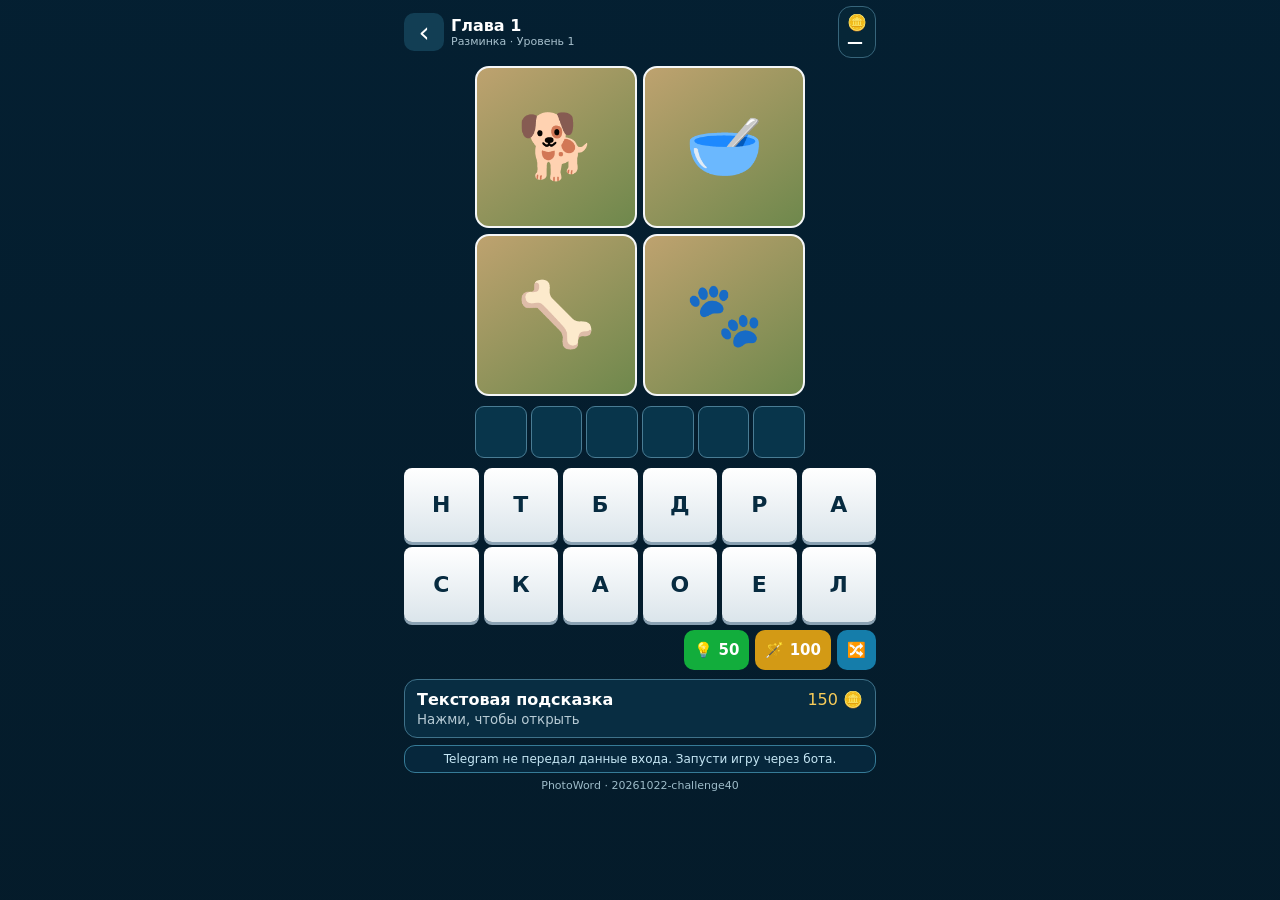
<file: clean/game.html>
<!doctype html><html lang="ru"><head><meta charset="utf-8"><meta name="viewport" content="width=device-width,initial-scale=1,viewport-fit=cover"><meta name="theme-color" content="#061d2c"><meta name="referrer" content="no-referrer"><title>PhotoWord — Головоломка</title>
<link rel="stylesheet" href="./ui.css?v=20261002-r121"><script src="https://telegram.org/js/telegram-web-app.js"></script><script defer src="./core.js?v=20261024-four-rotating-melodies"></script><script defer src="./main-levels-8-9.js?v=20260929-r94"></script>
<script defer src="./main-levels-10-12.js?v=20261002-r119"></script><script defer src="./main-levels-13.js?v=20261002-r121"></script><script defer src="./main-levels-14-15.js?v=20261002-r121"></script><script defer src="./game.js?v=20261007-recovery1"></script></head><body><main class="game-wrap">
<header class="game-head"><a href="./index.html" class="back" aria-label="На главную">‹</a><div><b>Глава 1</b><small id="levelTitle">Разминка · Уровень 1</small></div><div class="wallet">🪙 <b data-coins>—</b></div></header>
<div id="photos" class="photos" aria-label="Четыре подсказки"></div>
<div id="slots" class="slots" aria-label="Ответ"></div><div id="letters" class="letters" aria-label="Буквы"></div>
<div class="tools"><button class="tool" id="letterHint" aria-label="Открыть букву за 50 монет">💡 50</button><button class="tool" id="removeHint" aria-label="Убрать лишние за 100 монет">🪄 100</button><button class="tool" id="shuffle" aria-label="Перемешать бесплатно">🔀</button></div>
<button id="textHint" class="textHint"><b>Текстовая подсказка</b><span>150 🪙</span><small id="hintValue">Нажми, чтобы открыть</small></button>
<p id="status" class="status" role="status" aria-live="polite">Загрузка профиля…</p>
<section id="successPanel" class="success-panel" hidden aria-live="polite">
  <div class="success-mark">✓</div>
  <div class="success-copy"><b id="successTitle">Уровень пройден!</b><small id="successReward">+20 монет · +15 XP</small><small id="successChapter" hidden></small></div>
  <a id="nextLevel" class="next-level" href="./game.html?level=2">СЛЕДУЮЩИЙ УРОВЕНЬ <span>▶</span></a>
</section>
<p class="version">PhotoWord · 20261022-challenge40</p>
<noscript>Для игры необходимо включить JavaScript.</noscript></main></body></html>
</file>
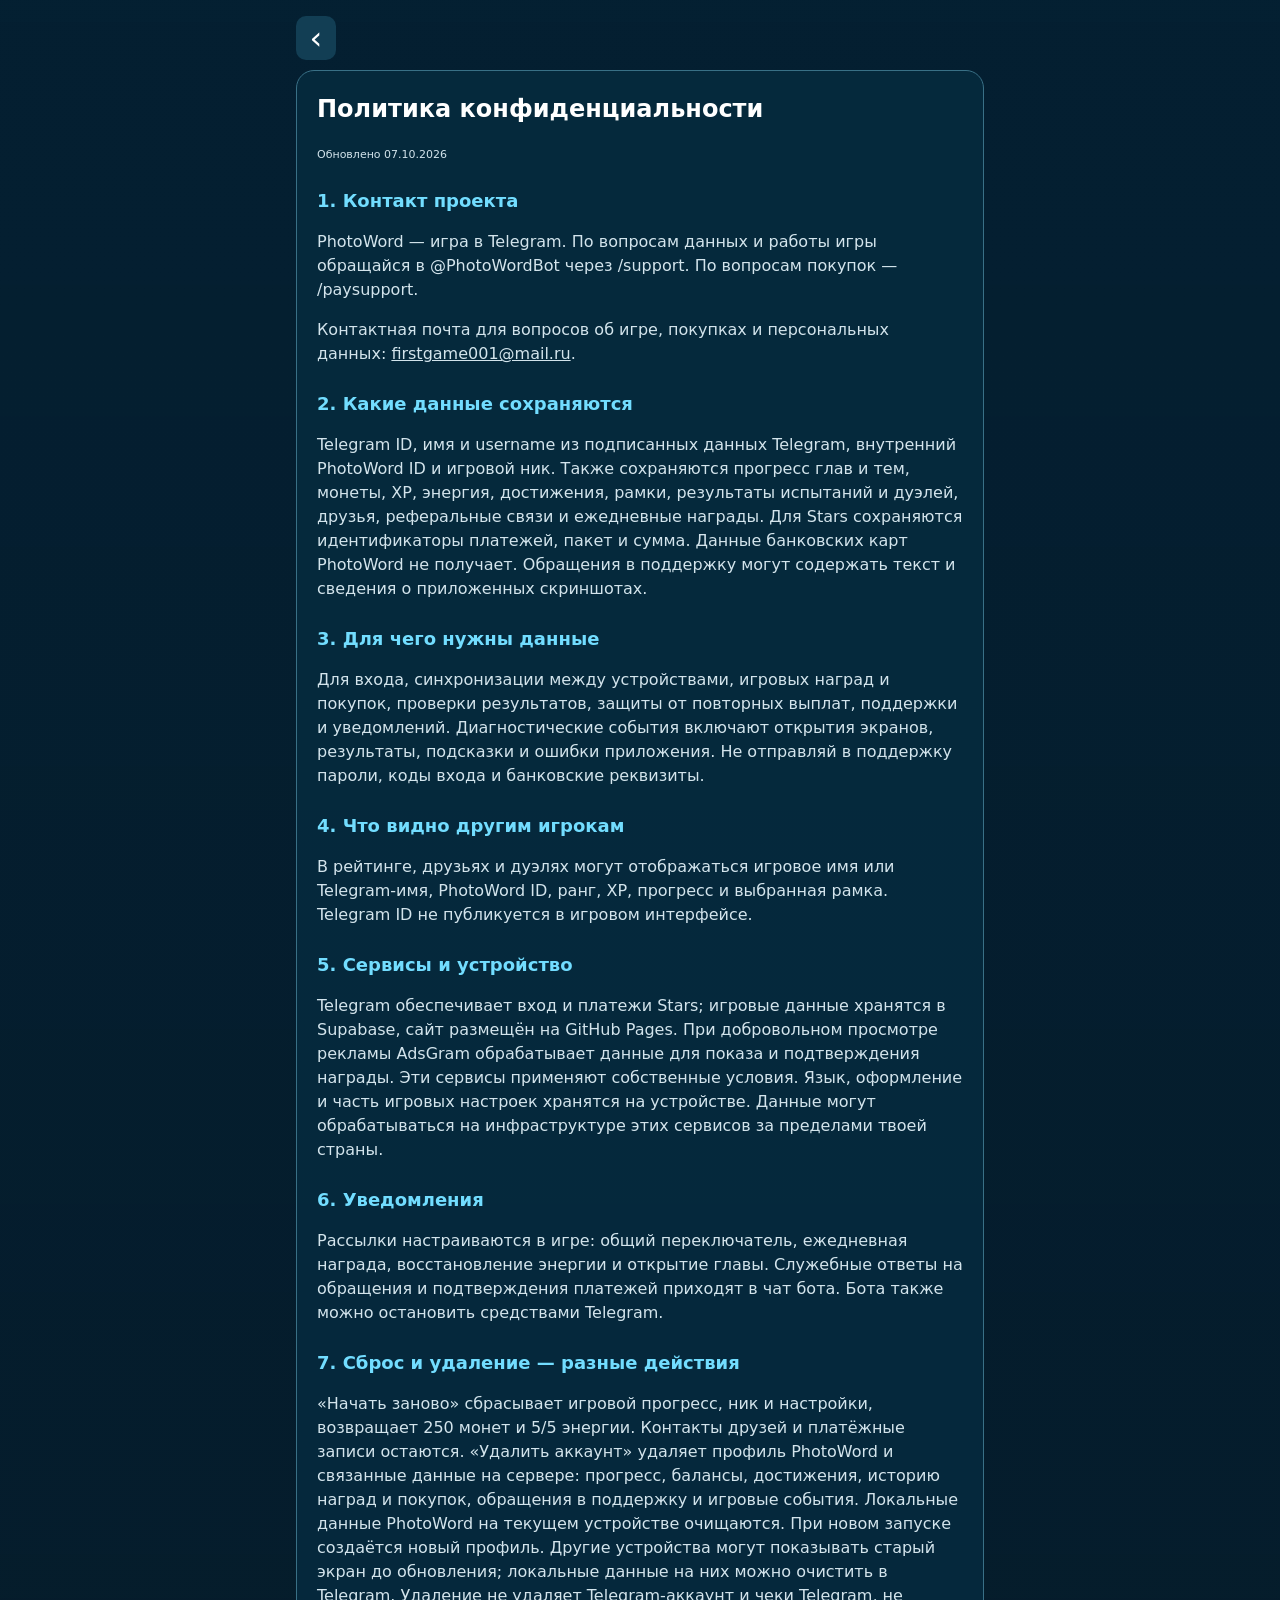
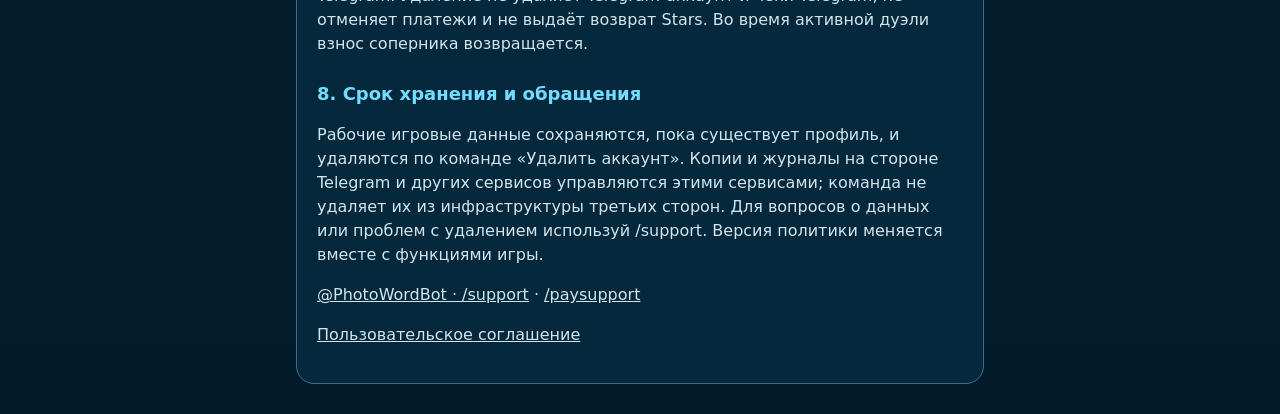
<file: clean/privacy.html>
<!doctype html><html lang="ru"><head><meta charset="utf-8"><meta name="viewport" content="width=device-width,initial-scale=1,viewport-fit=cover"><meta name="theme-color" content="#061d2c"><title>PhotoWord</title><link rel="stylesheet" href="./ui.css?v=20261003-r128"></head><body><main class="legal-wrap"><a class="back legal-back" id="legalBack" href="./index.html">‹</a><article class="legal-card"><h1 id="pt"></h1><p class="muted" id="pd"></p><div id="pc"></div><p><a href="https://t.me/PhotoWordBot?start=support">@PhotoWordBot · /support</a> · <a href="https://t.me/PhotoWordBot?start=paysupport">/paysupport</a></p><p><a id="legalOther" href="terms.html"></a></p></article></main><script>
const L={"ru":{"t":"Политика конфиденциальности","d":"Обновлено 07.10.2026","c":"<section><h2>1. Контакт проекта</h2><p>PhotoWord — игра в Telegram. По вопросам данных и работы игры обращайся в @PhotoWordBot через /support. По вопросам покупок — /paysupport.</p><p>Контактная почта для вопросов об игре, покупках и персональных данных: <a href=\"mailto:firstgame001@mail.ru\">firstgame001@mail.ru</a>.</p></section><section><h2>2. Какие данные сохраняются</h2><p>Telegram ID, имя и username из подписанных данных Telegram, внутренний PhotoWord ID и игровой ник. Также сохраняются прогресс глав и тем, монеты, XP, энергия, достижения, рамки, результаты испытаний и дуэлей, друзья, реферальные связи и ежедневные награды. Для Stars сохраняются идентификаторы платежей, пакет и сумма. Данные банковских карт PhotoWord не получает. Обращения в поддержку могут содержать текст и сведения о приложенных скриншотах.</p></section><section><h2>3. Для чего нужны данные</h2><p>Для входа, синхронизации между устройствами, игровых наград и покупок, проверки результатов, защиты от повторных выплат, поддержки и уведомлений. Диагностические события включают открытия экранов, результаты, подсказки и ошибки приложения. Не отправляй в поддержку пароли, коды входа и банковские реквизиты.</p></section><section><h2>4. Что видно другим игрокам</h2><p>В рейтинге, друзьях и дуэлях могут отображаться игровое имя или Telegram-имя, PhotoWord ID, ранг, XP, прогресс и выбранная рамка. Telegram ID не публикуется в игровом интерфейсе.</p></section><section><h2>5. Сервисы и устройство</h2><p>Telegram обеспечивает вход и платежи Stars; игровые данные хранятся в Supabase, сайт размещён на GitHub Pages. При добровольном просмотре рекламы AdsGram обрабатывает данные для показа и подтверждения награды. Эти сервисы применяют собственные условия. Язык, оформление и часть игровых настроек хранятся на устройстве. Данные могут обрабатываться на инфраструктуре этих сервисов за пределами твоей страны.</p></section><section><h2>6. Уведомления</h2><p>Рассылки настраиваются в игре: общий переключатель, ежедневная награда, восстановление энергии и открытие главы. Служебные ответы на обращения и подтверждения платежей приходят в чат бота. Бота также можно остановить средствами Telegram.</p></section><section><h2>7. Сброс и удаление — разные действия</h2><p>«Начать заново» сбрасывает игровой прогресс, ник и настройки, возвращает 250 монет и 5/5 энергии. Контакты друзей и платёжные записи остаются. «Удалить аккаунт» удаляет профиль PhotoWord и связанные данные на сервере: прогресс, балансы, достижения, историю наград и покупок, обращения в поддержку и игровые события. Локальные данные PhotoWord на текущем устройстве очищаются. При новом запуске создаётся новый профиль. Другие устройства могут показывать старый экран до обновления; локальные данные на них можно очистить в Telegram. Удаление не удаляет Telegram-аккаунт и чеки Telegram, не отменяет платежи и не выдаёт возврат Stars. Во время активной дуэли взнос соперника возвращается.</p></section><section><h2>8. Срок хранения и обращения</h2><p>Рабочие игровые данные сохраняются, пока существует профиль, и удаляются по команде «Удалить аккаунт». Копии и журналы на стороне Telegram и других сервисов управляются этими сервисами; команда не удаляет их из инфраструктуры третьих сторон. Для вопросов о данных или проблем с удалением используй /support. Версия политики меняется вместе с функциями игры.</p></section>"},"en":{"t":"Privacy Policy","d":"Updated 7 Oct 2026","c":"<section><h2>1. Project contact</h2><p>PhotoWord is a Telegram game. Contact @PhotoWordBot using /support for data and game questions, or /paysupport for purchases.</p><p>Contact email for game, purchase and personal data questions: <a href=\"mailto:firstgame001@mail.ru\">firstgame001@mail.ru</a>.</p></section><section><h2>2. Data stored</h2><p>Telegram ID, name and username from signed Telegram data, an internal PhotoWord ID and game nickname. We store chapter and theme progress, coins, XP, energy, achievements, frames, challenge and duel results, friends, referrals and daily rewards. Stars records include payment identifiers, pack and amount. PhotoWord does not receive bank card details. Support requests may contain text and references to attached screenshots.</p></section><section><h2>3. Purposes</h2><p>Login, synchronization across devices, game rewards and purchases, result verification, duplicate-payment prevention, support and notifications. Diagnostic events include screen opens, results, hints and app errors. Do not send passwords, login codes or bank details to support.</p></section><section><h2>4. Public game information</h2><p>Leaderboards, friends and duels may display your game or Telegram name, PhotoWord ID, rank, XP, progress and selected frame. Your Telegram ID is not published in the game interface.</p></section><section><h2>5. Services and local storage</h2><p>Telegram provides login and Stars payments; game data is stored in Supabase and the site is hosted on GitHub Pages. When you voluntarily watch an ad, AdsGram processes data to serve it and confirm the reward. These services apply their own terms. Language, appearance and some game preferences are stored on your device. Service infrastructure may process data outside your country.</p></section><section><h2>6. Notifications</h2><p>The game offers a master switch and reminders for daily rewards, restored energy and unlocked chapters. Support replies and payment confirmations arrive in the bot chat. You can also stop the bot in Telegram.</p></section><section><h2>7. Reset and deletion are different</h2><p>Start over resets gameplay, nickname and preferences, restores 250 coins and 5/5 energy, and retains friend contacts and payment records. Delete account removes the PhotoWord profile and related server data: progress, balances, achievements, reward and purchase history, support requests and game events. Local PhotoWord data on this device is cleared. Opening the game again creates a new profile. Other devices may show a stale screen until refreshed; their local data can be cleared in Telegram. Deletion does not delete your Telegram account or Telegram receipts, cancel payments or refund Stars. An opponent’s held stake is refunded if you delete during an active duel.</p></section><section><h2>8. Retention and requests</h2><p>Operational game data is retained while the profile exists and deleted through Delete account. Copies and logs held by Telegram and other services are managed by those services; this command does not erase data from third-party infrastructure. Use /support for data questions or deletion problems. The policy version changes as game features change.</p></section>"},"az":{"t":"Məxfilik siyasəti","d":"Yenilənib: 07.10.2026","c":"<section><h2>1. Layihə ilə əlaqə</h2><p>PhotoWord Telegram oyunudur. Məlumatlar və oyun barədə @PhotoWordBot botuna /support, alış barədə /paysupport ilə müraciət et.</p><p>Oyun, alışlar və şəxsi məlumatlarla bağlı əlaqə e-poçtu: <a href=\"mailto:firstgame001@mail.ru\">firstgame001@mail.ru</a>.</p></section><section><h2>2. Saxlanılan məlumatlar</h2><p>İmzalanmış Telegram məlumatlarından Telegram ID, ad və istifadəçi adı, daxili PhotoWord ID və oyun niki saxlanılır. Fəsil və mövzu tərəqqisi, sikkələr, XP, enerji, nailiyyətlər, çərçivələr, sınaq və duel nəticələri, dostlar, dəvətlər və gündəlik mükafatlar da saxlanılır. Stars qeydlərinə ödəniş identifikatoru, paket və məbləğ daxildir. PhotoWord bank kartı məlumatlarını almır. Dəstək müraciətlərində mətn və əlavə edilmiş ekran görüntüləri barədə məlumat ola bilər.</p></section><section><h2>3. Məqsədlər</h2><p>Giriş, cihazlar arasında sinxronizasiya, mükafatlar və alışlar, nəticələrin yoxlanması, təkrar ödənişlərin qarşısının alınması, dəstək və bildirişlər. Diaqnostika ekran açılışları, nəticələr, ipucları və tətbiq səhvlərini əhatə edir. Dəstəyə şifrə, giriş kodu və bank məlumatı göndərmə.</p></section><section><h2>4. Digər oyunçuların gördükləri</h2><p>Reytinqdə, dostlarda və duellərdə oyun və ya Telegram adı, PhotoWord ID, rütbə, XP, tərəqqi və seçilmiş çərçivə görünə bilər. Telegram ID oyun interfeysində dərc edilmir.</p></section><section><h2>5. Xidmətlər və cihaz</h2><p>Telegram giriş və Stars ödənişlərini təmin edir; oyun məlumatları Supabase-də, sayt GitHub Pages-də yerləşir. Könüllü reklam baxışı zamanı AdsGram reklamı göstərmək və mükafatı təsdiqləmək üçün məlumatları emal edir. Bu xidmətlərin öz şərtləri var. Dil, görünüş və bəzi ayarlar cihazda saxlanılır. Məlumatlar ölkəndən kənardakı infrastrukturda emal edilə bilər.</p></section><section><h2>6. Bildirişlər</h2><p>Oyunda ümumi keçid və gündəlik mükafat, bərpa olunmuş enerji, açılmış fəsil bildirişləri var. Dəstək cavabları və ödəniş təsdiqləri bot çatına gəlir. Telegram-da botu da dayandıra bilərsən.</p></section><section><h2>7. Sıfırlama və silinmə fərqlidir</h2><p>Yenidən başla oyun tərəqqisini, niki və ayarları sıfırlayır, 250 sikkə və 5/5 enerji verir; dostlar və ödəniş qeydləri qalır. Hesabı sil PhotoWord profilini və əlaqəli server məlumatlarını — tərəqqi, balans, nailiyyətlər, mükafat və alış tarixçəsi, dəstək müraciətləri və oyun hadisələrini silir. Bu cihazdakı lokal PhotoWord məlumatları təmizlənir. Oyunu yenidən açdıqda yeni profil yaranır. Digər cihazlarda yenilənənədək köhnə ekran görünə bilər; onların lokal məlumatları Telegram-da təmizlənə bilər. Silinmə Telegram hesabını və qəbzlərini silmir, ödənişləri ləğv etmir və Stars qaytarmır. Aktiv dueldə rəqibin giriş məbləği geri qaytarılır.</p></section><section><h2>8. Saxlanma və müraciətlər</h2><p>İşlək oyun məlumatları profil mövcud olduqca saxlanılır və Hesabı sil ilə silinir. Telegram və digər xidmətlərin nüsxə və jurnallarını həmin xidmətlər idarə edir; bu əmr üçüncü tərəf infrastrukturundakı məlumatları silmir. Məlumat və silinmə problemləri üçün /support istifadə et. Oyun funksiyaları dəyişdikcə siyasət yenilənir.</p></section>"}};
let l='ru';try{l=new URLSearchParams(location.search).get('lang')||localStorage.getItem('pw.language')||'ru'}catch{};if(!L[l])l='ru';const x=L[l];document.documentElement.lang=l;document.title='PhotoWord — '+x.t;document.getElementById('pt').textContent=x.t;document.getElementById('pd').textContent=x.d;document.getElementById('pc').innerHTML=x.c;const b=document.getElementById('legalBack');b.setAttribute('aria-label',({ru:'Вернуться в игру',en:'Back to game',az:'Oyuna qayıt'})[l]);b.href='./index.html';const a=document.getElementById('legalOther');a.textContent={"ru": "Пользовательское соглашение", "en": "Terms of Use", "az": "İstifadəçi razılaşması"}[l];a.href='./terms.html?lang='+l;
</script></body></html>
</file>
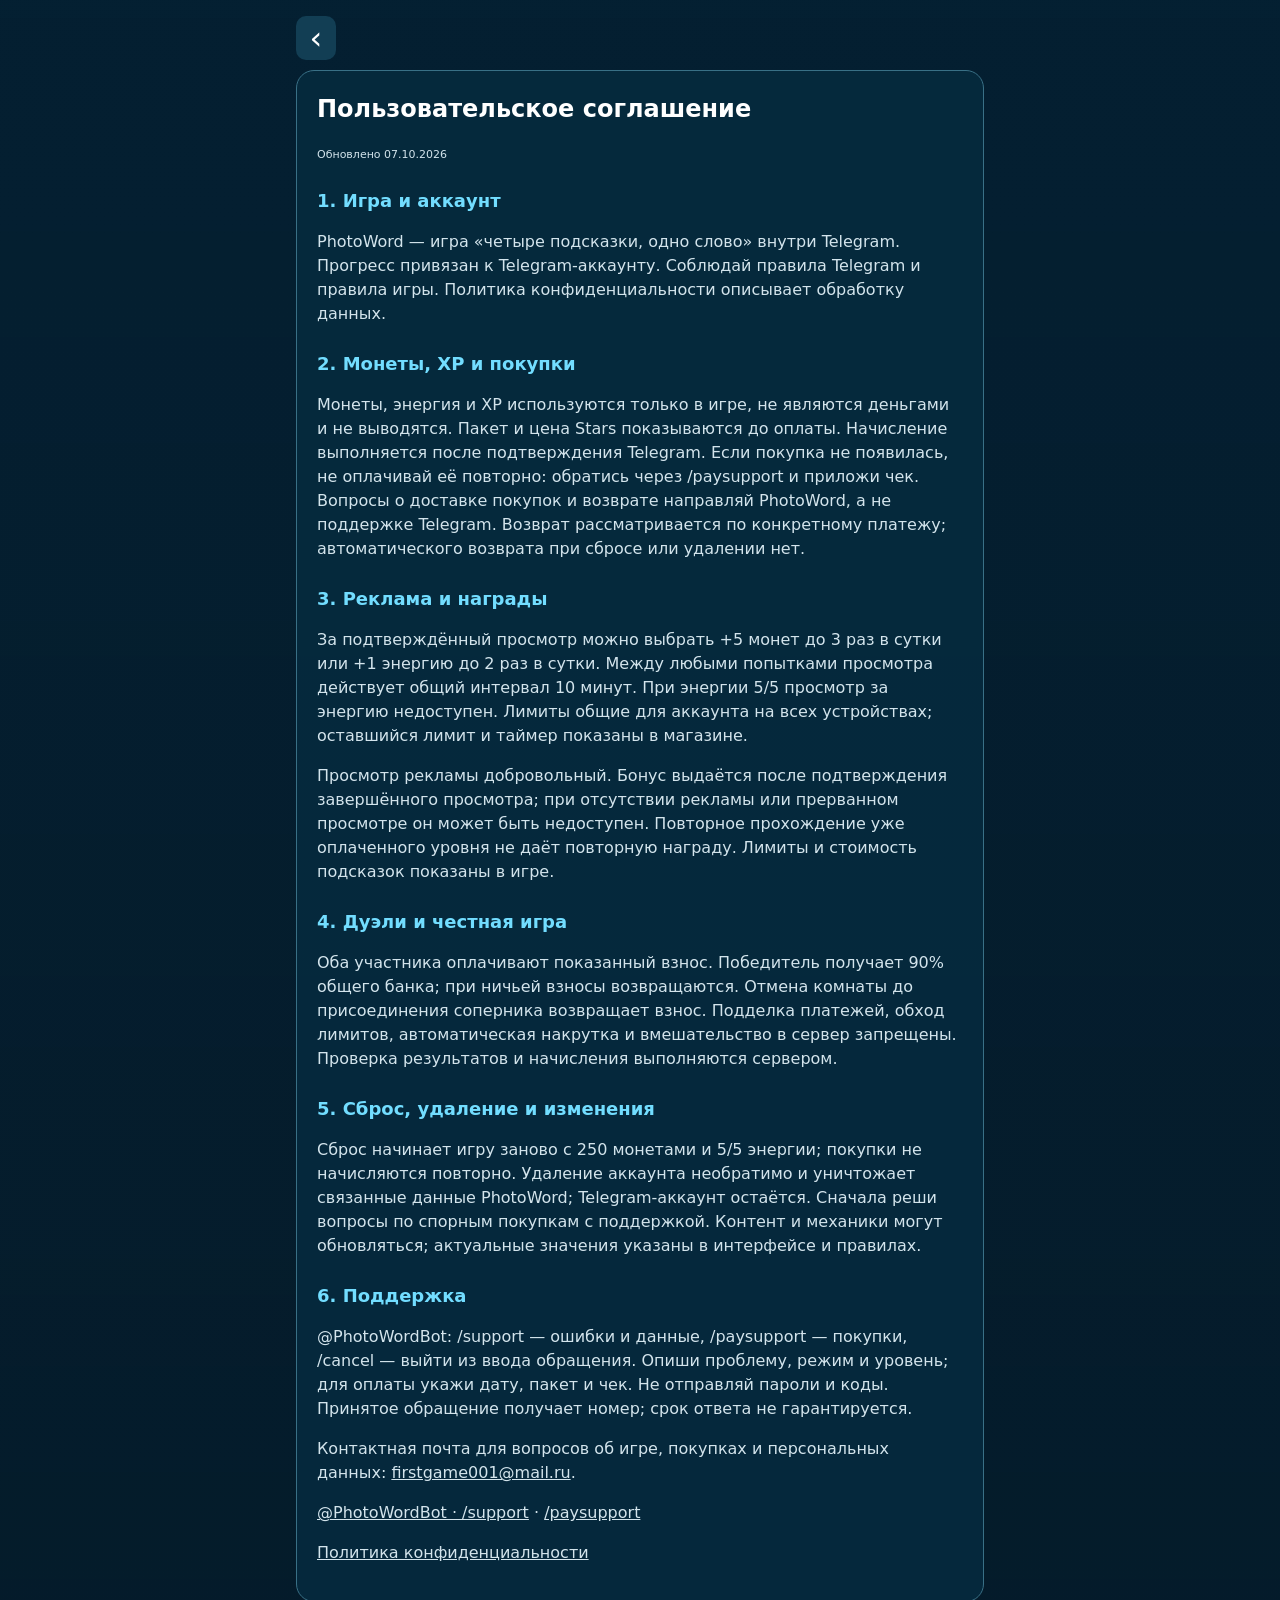
<file: clean/terms.html>
<!doctype html><html lang="ru"><head><meta charset="utf-8"><meta name="viewport" content="width=device-width,initial-scale=1,viewport-fit=cover"><meta name="theme-color" content="#061d2c"><title>PhotoWord</title><link rel="stylesheet" href="./ui.css?v=20261003-r128"></head><body><main class="legal-wrap"><a class="back legal-back" id="legalBack" href="./index.html">‹</a><article class="legal-card"><h1 id="tt"></h1><p class="muted" id="td"></p><div id="tc"></div><p><a href="https://t.me/PhotoWordBot?start=support">@PhotoWordBot · /support</a> · <a href="https://t.me/PhotoWordBot?start=paysupport">/paysupport</a></p><p><a id="legalOther" href="privacy.html"></a></p></article></main><script src="./legal-terms-data.js?v=20261024-embedded-terms"></script><script>
const L=window.PWLegalTerms;
let l='ru';try{l=new URLSearchParams(location.search).get('lang')||localStorage.getItem('pw.language')||'ru'}catch{};if(!L[l])l='ru';const x=L[l];document.documentElement.lang=l;document.title='PhotoWord — '+x.t;document.getElementById('tt').textContent=x.t;document.getElementById('td').textContent=x.d;document.getElementById('tc').innerHTML=x.c;const b=document.getElementById('legalBack');b.setAttribute('aria-label',({ru:'Вернуться в игру',en:'Back to game',az:'Oyuna qayıt'})[l]);b.href='./index.html';const a=document.getElementById('legalOther');a.textContent={"ru": "Политика конфиденциальности", "en": "Privacy Policy", "az": "Məxfilik siyasəti"}[l];a.href='./privacy.html?lang='+l;
</script></body></html>
</file>
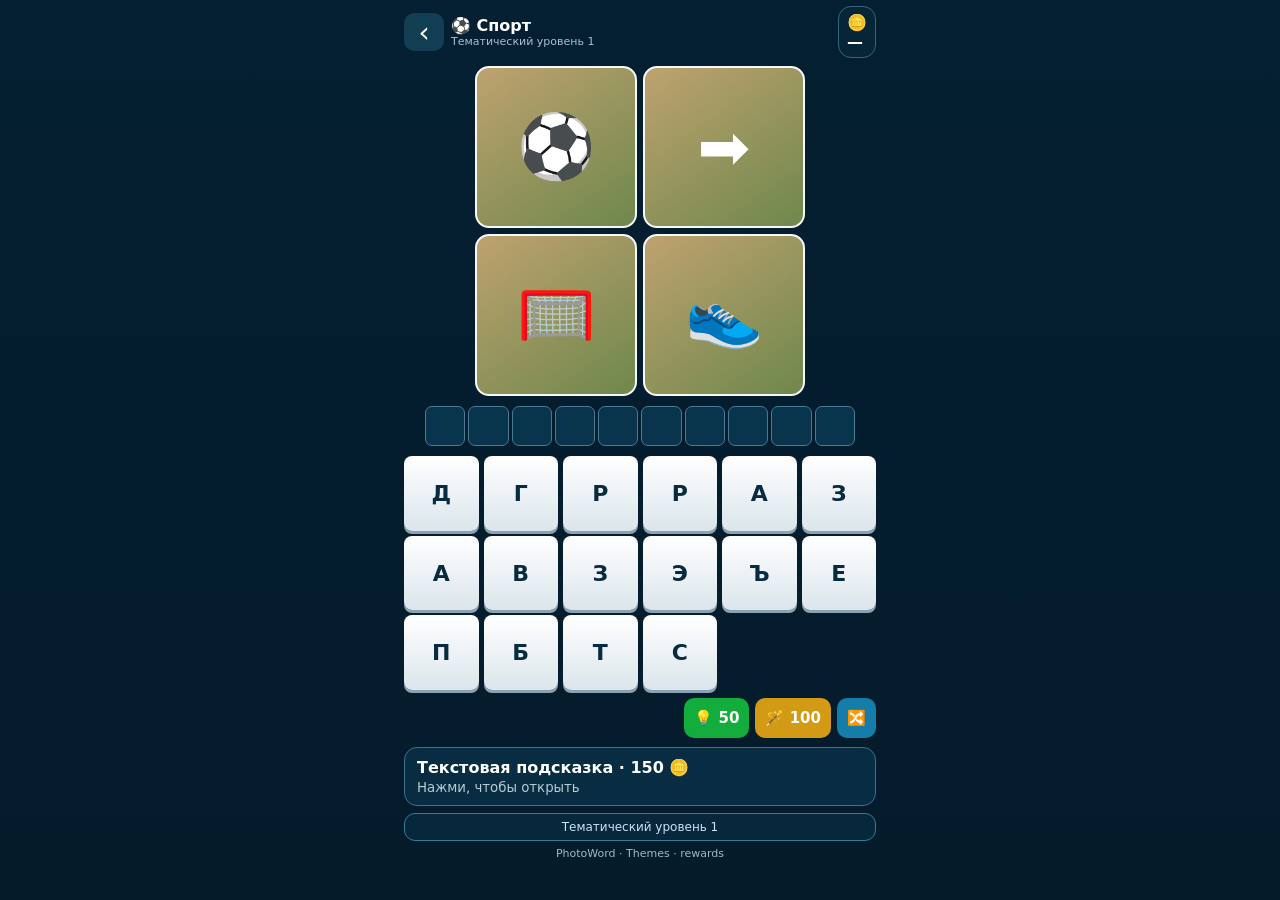
<file: clean/theme-game.html>
<!doctype html><html lang="ru"><head><meta charset="utf-8"><meta name="viewport" content="width=device-width,initial-scale=1,viewport-fit=cover"><meta name="theme-color" content="#061d2c"><meta name="referrer" content="no-referrer"><title>PhotoWord — Тематический уровень</title>
<link rel="stylesheet" href="./ui.css?v=20261002-r113"><script src="https://telegram.org/js/telegram-web-app.js"></script><script defer src="./core.js?v=20261024-four-rotating-melodies"></script><script defer src="./theme-levels-cinema-food.js?v=20261022-unique1"></script><script defer src="./theme-levels-expansion.js?v=20261022-unique1"></script><script defer src="./theme-game.js?v=20261022-unique1"></script></head><body><main class="game-wrap">
<header class="game-head"><a href="./index.html" class="back" aria-label="На главную">‹</a><div><b id="themeGameTitle">⚽ Спорт</b><small id="levelTitle">Тематический уровень 1</small></div><span class="wallet">🪙 <b data-coins>—</b></span></header>
<div id="photos" class="photos" aria-label="Четыре подсказки"></div>
<div id="slots" class="slots" aria-label="Ответ"></div><div id="letters" class="letters" aria-label="Буквы"></div>
<div class="tools"><button class="tool" id="letterHint" aria-label="Открыть букву">💡 50</button><button class="tool" id="removeHint" aria-label="Убрать лишние буквы">🪄 100</button><button class="tool" id="shuffle" aria-label="Перемешать">🔀</button></div>
<button id="textHint" class="textHint"><b id="textHintLabel">Текстовая подсказка · 150 🪙</b><small id="hintValue">Нажми, чтобы открыть</small></button>
<p id="status" class="status" role="status" aria-live="polite">Готово</p>
<section id="successPanel" class="success-panel" hidden aria-live="polite">
  <div class="success-mark">✓</div>
  <div class="success-copy"><b id="successTitle">Уровень пройден!</b><small id="successReward">+15 🪙 · +10 XP</small></div>
  <a id="nextLevel" class="next-level" href="./index.html">СЛЕДУЮЩИЙ УРОВЕНЬ <span>▶</span></a>
</section>
<p class="version">PhotoWord · Themes · rewards</p>

<div id="tgSettingsModal" class="modal" hidden role="dialog" aria-modal="true"><div class="modalcard settingscard"><button class="close" data-tg-close="tgSettingsModal">×</button><h2 id="tgSettingsTitle">Настройки</h2>
<label class="settingrow"><span><b id="tgSoundLabel">Звук</b><small id="tgSoundDesc">Буквы, победа, ошибка и подсказки</small></span><input type="checkbox" id="tgSoundToggle"></label>
<label class="settingrow"><span><b id="tgHapticLabel">Вибрация</b><small id="tgHapticDesc">Нажатия, верный и неверный ответ</small></span><input type="checkbox" id="tgHapticToggle"></label>
<label class="settingrow"><span><b id="tgMusicLabel">Музыка</b><small id="tgMusicDesc">Спокойная фоновая музыка</small></span><input type="checkbox" id="tgMusicToggle"></label>
<button class="settingrow" id="tgLanguageBtn"><span><b id="tgLanguageLabel">Язык</b><small id="tgLanguageCurrent">Русский</small></span><span>›</span></button>
<button class="settingrow" id="tgNotificationsBtn"><span><b id="tgNotificationsLabel">Уведомления</b><small id="tgNotificationsState">Разрешить сообщения от бота</small></span><span>›</span></button>
<button class="settingrow" id="tgThemeBtn"><span><b id="tgThemeLabel">Тема</b><small id="tgThemeCurrent">Игровая</small></span><span>›</span></button>
<button class="settingrow" id="tgRulesBtn"><span><b id="tgRulesLabel">Правила игры</b><small id="tgRulesDesc">Как играть в тематическом режиме</small></span><span>›</span></button>
<button class="settingrow" id="tgSupportBtn"><span><b id="tgSupportLabel">Поддержка</b><small id="tgSupportDesc">Связаться с поддержкой</small></span><span>›</span></button>
<a class="settingrow" id="tgPrivacyLink" href="./privacy.html"><span><b id="tgPrivacyLabel">Конфиденциальность</b></span><span>›</span></a>
<a class="settingrow" id="tgTermsLink" href="./terms.html"><span><b id="tgTermsLabel">Пользовательское соглашение</b></span><span>›</span></a>
</div></div>

<div id="tgLanguageModal" class="modal" hidden role="dialog" aria-modal="true"><div class="modalcard"><button class="close" data-tg-close="tgLanguageModal">×</button><div class="languageGlobe">🌐</div><h2 id="tgLanguageTitle">Выберите язык</h2><div class="languagechoices"><button data-tg-language="ru">🇷🇺 <b>Русский</b></button><button data-tg-language="en">🇬🇧 <b>English</b></button><button data-tg-language="az">🇦🇿 <b>Azərbaycan dili</b></button></div></div></div>

<div id="tgThemeModal" class="modal" hidden role="dialog" aria-modal="true"><div class="modalcard"><button class="close" data-tg-close="tgThemeModal">×</button><h2 id="tgThemeTitle">Тема</h2><div class="themechoices"><button data-tg-theme="game"><i class="themepreview game"></i><span><b>🎮 Игровая</b></span></button><button data-tg-theme="night"><i class="themepreview night"></i><span><b>🌙 Ночная</b></span></button><button data-tg-theme="light"><i class="themepreview light"></i><span><b>☀️ Светлая</b></span></button><button data-tg-theme="neon"><i class="themepreview neon"></i><span><b>⚡ Неон</b></span></button><button data-tg-theme="gold"><i class="themepreview gold"></i><span><b>👑 Золотая</b></span></button></div></div></div>

<div id="tgRulesModal" class="modal" hidden role="dialog" aria-modal="true"><div class="modalcard rulescard"><button class="close" data-tg-close="tgRulesModal">×</button><h2 id="tgRulesTitle">Правила игры</h2><div id="tgRulesBody" class="rulesbody"></div></div></div>

<div id="tgSupportModal" class="modal" hidden role="dialog" aria-modal="true"><div class="modalcard"><button class="close" data-tg-close="tgSupportModal">×</button><h2 id="tgSupportTitle">Поддержка</h2><p id="tgSupportText">Напиши в поддержку через Telegram-бота.</p><button id="tgOpenSupport" class="claimbtn">НАПИСАТЬ В ПОДДЕРЖКУ</button><p class="muted">@PhotoWordBot</p></div></div>

<noscript>Для игры необходимо включить JavaScript.</noscript></main></body></html>
</file>
<file: clean/ui.css>
*{box-sizing:border-box}html{background:#061d2c;color:#fff;font-family:system-ui,-apple-system,Arial,sans-serif}body{margin:0;min-height:100svh;background:linear-gradient(#03213599,#041b2ac7),url('https://images.unsplash.com/photo-1665423479552-1ea5f5500e37?auto=format&fit=crop&w=1600&q=85') center/cover fixed}button,a,input{font:inherit}button{color:inherit;border:0;cursor:pointer;touch-action:manipulation}a{color:inherit}button:focus-visible,a:focus-visible,input:focus-visible{outline:3px solid #ffe278;outline-offset:3px}button:disabled{cursor:default;opacity:.5}[hidden]{display:none!important}.screen{display:none;max-width:500px;margin:auto;min-height:100svh;padding:calc(12px + env(safe-area-inset-top)) 14px calc(122px + env(safe-area-inset-bottom))}.screen.active{display:block}.top{display:flex;gap:8px;align-items:center}.profile{display:flex;align-items:center;gap:8px;background:none;text-align:left;min-width:0;flex:1;padding:0}.profile>span:last-child{min-width:0}.profile b{display:block;max-width:210px;overflow:hidden;text-overflow:ellipsis;white-space:nowrap}.profile small{display:block;color:#edc857;font-size:11px}.avatar,.bigavatar{flex:none;display:grid;place-items:center;background:linear-gradient(145deg,#3cd2fa,#3156b9);border:2px solid #dff5ff;border-radius:50%;width:42px;height:42px;font-weight:800}.bigavatar{width:72px;height:72px;margin:0 auto;font-size:26px}.wallet{white-space:nowrap;padding:9px 11px;border:1px solid #37657b;border-radius:13px;background:#072739e8}.settings{background:#082b40;border:1px solid #315b72;border-radius:12px;width:40px;height:40px;font-size:25px;flex:none}.logo{text-align:center;margin:16px 0}.logo>div{display:flex;gap:4px;justify-content:center}.logo i{font-style:normal;background:linear-gradient(#fff,#d9e6ee);color:#092336;border-radius:7px;padding:3px 9px;font-size:27px;font-weight:900;box-shadow:0 3px #8298a7}.logo i:first-child{background:linear-gradient(#ffcc2a,#ef9e0a)}.logo strong{display:block;width:max-content;margin:7px auto 4px;background:#06263d;border-radius:5px;padding:4px 12px;letter-spacing:4px}.logo small{font-size:12px}.chapter{overflow:hidden;border:1.5px solid #32ccfa;border-radius:20px;background:#062a3ee8;box-shadow:0 10px 26px #0005}.hero{height:290px;position:relative;background:linear-gradient(#01294070,transparent 40%,#062a3eda),url('https://images.unsplash.com/photo-1765832656676-96294a88d919?auto=format&fit=crop&w=1200&q=88') center/cover}.chapter-title{text-align:center;padding:13px 10px;text-shadow:0 2px 5px #000}.chapter-title h1{margin:2px 0;font-size:29px}.chapter-title p{font-size:12px;margin:5px 0}.chapter-foot{position:relative;padding:0 17px 15px;margin-top:-30px}.bar{height:11px;overflow:hidden;border:1px solid #528499;border-radius:15px;background:#041f2f}.bar i{display:block;height:100%;width:0;background:linear-gradient(#38ef59,#0bac32)}.count{text-align:center;font-size:14px;margin:7px}.play{display:block;text-align:center;text-decoration:none;background:linear-gradient(#39de32,#0ca12f);box-shadow:0 4px #067328;border:1px solid #74ef61;border-radius:14px;padding:13px;font-size:22px;font-weight:900}.play span{margin-left:18px}.shortcuts{display:grid;grid-template-columns:repeat(2,1fr);gap:8px;margin:12px 0}.shortcuts button{background:#092b3ee8;border:1px solid #3e6b7f;border-radius:14px;min-height:80px;padding:8px;font-size:27px}.shortcuts b{display:block;margin-top:4px;font-size:11px}.offer{display:flex;width:100%;align-items:center;text-align:left;gap:10px;border:1px solid #d8a736;border-radius:14px;background:#082638ed;padding:13px}.offer>span:first-child{font-size:33px}.offer>span:nth-child(2){flex:1}.offer b{font-size:12px;display:block}.offer small{display:block;font-size:10px;color:#aac6d3;margin-top:4px}.offer>span:last-child{font-size:28px}nav{position:fixed;z-index:5;left:50%;transform:translateX(-50%);bottom:0;width:min(500px,100%);display:grid;grid-template-columns:repeat(5,1fr);border-top:1px solid #315b72;background:#031d2bf5;padding:8px 3px calc(9px + env(safe-area-inset-bottom))}nav button{background:none;color:#87a9bb;font-size:23px;min-height:44px}nav small{display:block;font-size:10px}nav .on{color:#3ed0ff}.ratinghead{display:flex;align-items:center;gap:12px;padding:12px;background:#072b40e8;border-radius:16px}.ratinghead>button,.back{display:grid;place-items:center;min-width:40px;min-height:44px;background:#123e54;border-radius:10px;font-size:32px;text-decoration:none}.ratinghead h1{font-size:26px;margin:0}.ratinghead small{color:#a6bfcb}.league{padding:15px;margin:12px 0;background:#072b40ed;border:1px solid #d6a538;border-radius:14px;text-align:center;font-weight:800}.leaderboard{background:#05283ae8;border:1px solid #346277;border-radius:16px;padding:12px;min-height:82px}.rankrow{display:grid;grid-template-columns:40px minmax(0,1fr) auto;gap:8px;align-items:center;border-bottom:1px solid #315365;padding:14px 6px}.rankrow:last-child{border-bottom:none}.rankrow.me{background:#134252;border-radius:10px}.rankrow>b{color:#ffd054}.rankrow strong{overflow-wrap:anywhere}.rankrow small{display:block;color:#9fbdc9;font-size:10px}.myrank{display:grid;grid-template-columns:1fr auto;background:#0a3447e8;border:1px solid #36cbfa;border-radius:14px;padding:15px;margin:12px 0}.myrank>b{font-size:25px;color:#ffd054}.myrank small{color:#b5cbd5;grid-column:1/-1}.secondary{padding:12px;width:100%;border:1px solid #467287;background:#0a3248;border-radius:12px}.modal{position:fixed;z-index:20;inset:0;display:flex;align-items:center;justify-content:center;padding:18px;background:#001724c9;backdrop-filter:blur(8px)}
/* Purchase consent must stack above the shop modal. It is shown before
   Telegram invoice creation, never hidden behind a disabled pack button. */
#purchaseTermsModal:not([hidden]){
  z-index:80; position:fixed; inset:0;
  width:100%; height:100dvh; min-height:100svh;
  display:grid; place-items:center;
  margin:0;
  padding:calc(16px + env(safe-area-inset-top)) 18px calc(16px + env(safe-area-inset-bottom));
}
#purchaseTermsModal>.modalcard{
  width:min(390px,100%); max-height:calc(100dvh - 64px);
  margin:auto; overflow-y:auto; overscroll-behavior:contain;
}

.modalcard{width:min(390px,100%);position:relative;background:linear-gradient(#0b3a50,#052033);border:1px solid #38c9ee;border-radius:22px;padding:25px 18px;text-align:center;max-height:88svh;overflow:auto}.close{position:absolute;right:8px;top:6px;width:36px;height:36px;background:none;color:#a0bdcb;font-size:30px}.modalcard h2{padding:0 16px;overflow-wrap:anywhere}.pid{color:#ffcf54;font-weight:800}.stats{display:grid;grid-template-columns:repeat(3,1fr);gap:7px;margin:18px 0}.stats>div{padding:12px 4px;border:1px solid #345a70;border-radius:12px;background:#082b3d}.stats small{display:block;font-size:11px;color:#a1b9c8}.muted,.version{color:#9dbbc8;font-size:11px}.settingrow{display:flex;align-items:center;justify-content:space-between;gap:12px;width:100%;padding:13px 12px;margin:8px 0;background:#082b3d;border:1px solid #37657b;border-radius:12px;text-align:left}.settingrow b,.settingrow small{display:block}.settingrow small{color:#9dbac8;font-size:10px}.settingrow input{accent-color:#19bc44;width:23px;height:23px;flex:none}.status{position:fixed;z-index:15;max-width:calc(100% - 28px);width:max-content;left:50%;bottom:calc(78px + env(safe-area-inset-bottom));transform:translateX(-50%);margin:0;padding:9px 13px;border-radius:11px;border:1px solid #367b97;background:#07283df5;color:#c6e7f5;font-size:12px;text-align:center;pointer-events:none}.game-wrap{max-width:500px;margin:auto;min-height:100svh;padding:calc(12px + env(safe-area-inset-top)) 14px calc(24px + env(safe-area-inset-bottom))}.game-head{display:grid;grid-template-columns:40px 1fr auto;align-items:center;gap:10px}.game-head b,.game-head small{display:block}.game-head small{color:#a8c1ce;font-size:11px}.photos{display:grid;grid-template-columns:1fr 1fr;gap:8px;margin:18px auto 0;max-width:380px}.photo{aspect-ratio:1;border:2px solid #f5f7f8;border-radius:14px;background:linear-gradient(145deg,#bea26f,#6e884c);display:grid;place-items:center;font-size:72px}.slots{display:grid;grid-template-columns:repeat(6,1fr);gap:5px;max-width:330px;margin:25px auto}.slot{aspect-ratio:1;border-radius:9px;background:#08354b;border:1px solid #497c94;color:#fff;font-size:23px;font-weight:900}.slot.fixed{background:#0a6143;border-color:#74edaf;opacity:1}.slots.wrong{animation:shake .4s ease}.slots.wrong .slot:not(.fixed){background:#862833;border-color:#fc6680}@keyframes shake{20%,60%{transform:translateX(-7px)}40%,80%{transform:translateX(7px)}}.letters{display:grid;grid-template-columns:repeat(6,1fr);gap:7px}.letter{aspect-ratio:1;border-radius:8px;background:linear-gradient(#fff,#dbe5eb);color:#072b40;font-size:23px;font-weight:900;box-shadow:0 3px #8aa2b3}.letter.used{opacity:.25}.letter.removed{visibility:hidden}.tools{display:flex;justify-content:flex-end;gap:8px;margin-top:15px}.tool{min-height:44px;background:#12ad3c;border-radius:10px;padding:9px 13px;font-size:17px;font-weight:800}.tool:nth-child(2){background:#d39a15}.tool:nth-child(3){background:#157daa}.textHint{display:block;width:100%;margin-top:16px;padding:14px;text-align:left;background:#082d42;border:1px solid #3f728a;border-radius:13px}.textHint>span{float:right;color:#f8cc59}.textHint small{display:block;color:#b7cbd5;margin-top:6px}.game-wrap .status{position:static;width:auto;max-width:none;transform:none;margin-top:14px;min-height:42px}.version{text-align:center;margin:14px 0 0}.hint-note{color:#a2bac4;font-size:11px;text-align:center}@media(max-height:760px){.logo{margin:10px 0}.hero{height:245px}.shortcuts button{min-height:68px}.photos{max-width:310px}.slots{margin:18px auto}.photo{font-size:60px}}@media(prefers-reduced-motion:reduce){*{animation:none!important;transition:none!important}}

.success-panel{margin-top:14px;padding:16px;border:1px solid #55e58f;border-radius:16px;background:linear-gradient(145deg,#083a31ee,#08283eee);box-shadow:0 10px 28px #0006;text-align:center}
.success-mark{width:48px;height:48px;margin:0 auto 8px;border-radius:50%;display:grid;place-items:center;background:#1ac45a;color:#fff;font-size:30px;font-weight:900;box-shadow:0 0 0 5px #1ac45a22}
.success-copy b{display:block;font-size:20px}.success-copy small{display:block;margin-top:4px;color:#b8e9c9}
.next-level{display:block;margin-top:14px;padding:14px 12px;border-radius:13px;background:linear-gradient(#40df38,#10a936);box-shadow:0 4px #08782b;color:#fff;text-decoration:none;font-size:18px;font-weight:900}
.next-level span{margin-left:12px}

/* Center the post-level action beneath the completion message. */
.success-panel{display:flex;flex-direction:column;align-items:center}
.success-copy{text-align:center;width:100%}
.next-level{width:min(330px,100%);margin:14px auto 0;text-align:center}

/* r3: completion is a true centered overlay, not part of the page flow */
.success-panel:not([hidden]){
  position:fixed!important;
  z-index:100!important;
  left:50%!important;
  top:50%!important;
  transform:translate(-50%,-50%)!important;
  width:min(440px,calc(100% - 32px))!important;
  max-height:calc(100svh - 80px)!important;
  margin:0!important;
  padding:22px 18px!important;
  overflow:auto!important;
  display:flex!important;
  flex-direction:column!important;
  align-items:center!important;
  justify-content:center!important;
  background:linear-gradient(145deg,#083a31f7,#08283ef7)!important;
  box-shadow:0 0 0 100vmax #001724b8,0 18px 50px #0009!important;
}
.success-panel .next-level{width:min(350px,100%)!important;margin:16px auto 0!important}

.rewardIcon{font-size:56px}.rewardBig{font-size:28px;font-weight:900;color:#ffd35c}.claimbtn{width:100%;padding:14px;border-radius:13px;background:linear-gradient(#3ddd37,#0ba32f);box-shadow:0 4px #087529;font-weight:900}.taskcard{display:flex;align-items:center;gap:10px;text-align:left;padding:12px;margin:9px 0;border:1px solid #37657b;border-radius:13px;background:#082b3d}.taskcard>span{flex:1}.taskcard b,.taskcard small{display:block}.taskcard small{color:#ffd35c;margin-top:4px}.taskcard button{padding:10px;border-radius:9px;background:#159d3a;font-size:11px;font-weight:900}

.shopcard h2{margin-bottom:4px}.coinpacks{display:grid;grid-template-columns:1fr 1fr;gap:9px;margin:16px 0}.coinpacks button{position:relative;min-height:88px;border:1px solid #3e7188;border-radius:14px;background:#082d42;padding:13px}.coinpacks b,.coinpacks span{display:block}.coinpacks b{font-size:20px}.coinpacks span{margin-top:6px;color:#ffd35c;font-weight:900}.coinpacks .best{border-color:#ffd35c;box-shadow:0 0 0 1px #ffd35c55}.coinpacks i{position:absolute;right:5px;top:5px;font-size:8px;font-style:normal;background:#e4a91a;color:#082536;border-radius:6px;padding:3px 5px;font-weight:900}.adreward{display:flex;align-items:center;gap:10px;margin-top:12px;padding:12px;border:1px solid #3b687e;border-radius:13px;background:#082b3d;text-align:left}.adreward>span{font-size:30px}.adreward>div{flex:1}.adreward b,.adreward small{display:block}.adreward small{color:#9dbbc8;font-size:10px;margin-top:3px}.adreward button{padding:9px;border-radius:8px;background:#315063;font-size:10px;font-weight:900}
.friendstats{display:grid;grid-template-columns:1fr 1fr;gap:8px;margin:12px 0}.friendstats>div{padding:11px;border:1px solid #37657b;border-radius:12px;background:#082b3d}.friendstats b,.friendstats small{display:block}.friendstats b{font-size:20px;color:#ffd35c}.friendstats small{font-size:10px;color:#9dbbc8}.friendscard h3{text-align:left;margin:18px 0 8px}.friendrow{display:grid;grid-template-columns:minmax(0,1fr) 145px;gap:10px;align-items:center;text-align:left;padding:11px 5px;border-top:1px solid #315365}.friendrow small{display:block;color:#9dbbc8;font-size:10px;overflow-wrap:anywhere}.friendprogress span{display:block;text-align:right;font-size:10px;margin-bottom:5px}.friendprogress em{display:block;height:7px;background:#041f2f;border-radius:8px;overflow:hidden}.friendprogress i{display:block;height:100%;background:#20bd45}.friendrow.rewarded .friendprogress span{color:#65e48e}.languagechoices{display:grid;gap:9px;margin-top:16px}.languagechoices button{display:flex;align-items:center;gap:12px;width:100%;padding:14px;border:1px solid #37657b;border-radius:13px;background:#082b3d;text-align:left;font-size:24px}.languagechoices b{font-size:16px}.languagechoices button.selected{border-color:#46d9ff;box-shadow:0 0 0 1px #46d9ff55}
.themechoices{display:grid;gap:8px;margin-top:14px}.themechoices button{display:flex;align-items:center;gap:12px;padding:10px;border:1px solid #37657b;border-radius:13px;background:#082b3d;text-align:left}.themechoices button.selected{border-color:#49d9ff;box-shadow:0 0 0 1px #49d9ff55}.themechoices span{flex:1}.themechoices b,.themechoices small{display:block}.themechoices small{font-size:10px;color:#9dbbc8;margin-top:3px}.themepreview{width:48px;height:38px;border-radius:9px;border:2px solid #4a7286;box-shadow:inset 0 0 0 7px #0a3044}.themepreview.game{background:#0b83ad}.themepreview.night{background:#11151b;box-shadow:inset 0 0 0 7px #242a31}.themepreview.light{background:#f5f7fa;box-shadow:inset 0 0 0 7px #dfe8ee}.themepreview.neon{background:#190c38;box-shadow:inset 0 0 0 7px #00d9ff}.themepreview.gold{background:#17120a;box-shadow:inset 0 0 0 7px #d4a62a}
html[data-theme="night"] body{background:linear-gradient(#080b0eee,#111820ee),url('https://images.unsplash.com/photo-1665423479552-1ea5f5500e37?auto=format&fit=crop&w=1600&q=85') center/cover fixed}html[data-theme="night"] .chapter,html[data-theme="night"] .modalcard,html[data-theme="night"] nav,html[data-theme="night"] .leaderboard,html[data-theme="night"] .settingrow{background:#111820f5;border-color:#39424b}
html[data-theme="light"]{background:#eaf1f5;color:#102938}html[data-theme="light"] body{background:linear-gradient(#f7fbfddd,#e8f1f5ee)}html[data-theme="light"] .chapter,html[data-theme="light"] .modalcard,html[data-theme="light"] .leaderboard,html[data-theme="light"] .settingrow,html[data-theme="light"] .wallet,html[data-theme="light"] nav{background:#f8fbfd;color:#102938;border-color:#b5cad5}html[data-theme="light"] nav button{color:#526d7a}html[data-theme="light"] .play{color:#fff}
html[data-theme="neon"] body{background:radial-gradient(circle at 50% 10%,#251056,#07091b 55%,#02030c)}html[data-theme="neon"] .chapter,html[data-theme="neon"] .modalcard,html[data-theme="neon"] .leaderboard{background:#100d2ff2;border-color:#00d9ff;box-shadow:0 0 18px #00d9ff55}html[data-theme="neon"] .play{background:linear-gradient(#d82dff,#6b23ff);border-color:#ef8cff;box-shadow:0 4px #4514ad}
html[data-theme="gold"] body{background:linear-gradient(#090805dd,#171108ee)}html[data-theme="gold"] .chapter,html[data-theme="gold"] .modalcard,html[data-theme="gold"] .leaderboard,html[data-theme="gold"] .settingrow{background:#17130df2;border-color:#b98b27}html[data-theme="gold"] .play{background:linear-gradient(#e3b638,#a77613);border-color:#ffe180;box-shadow:0 4px #6c4c0b}html[data-theme="gold"] .logo i:first-child{background:linear-gradient(#ffe67a,#c59018)}

.settingrow[href]{text-decoration:none;color:inherit}.dangerrow{border-color:#8d4351!important}.dangerrow b{color:#ff8a9a}.rulesbody{text-align:left}.rulesbody h3{margin:18px 0 6px;color:#72ddff}.rulesbody p{margin:0 0 10px;line-height:1.45;color:#d3e4ec}.resetIcon{font-size:52px}.resetbody{text-align:left;line-height:1.45;color:#d3e4ec;margin:12px 0}.dangerbtn{width:100%;padding:13px;border-radius:12px;background:#a82d42;color:#fff;font-weight:900;margin:8px 0}.legal-wrap{max-width:720px;margin:auto;min-height:100svh;padding:calc(16px + env(safe-area-inset-top)) 16px 30px}.legal-back{display:inline-grid;margin-bottom:10px}.legal-card{background:#062a3ef2;border:1px solid #397086;border-radius:18px;padding:20px;line-height:1.5}.legal-card h1{margin-top:0}.legal-card h2{margin-top:24px;font-size:18px;color:#72ddff}.legal-card p{color:#d3e4ec}
html[data-theme="light"] .legal-card{background:#f8fbfd;color:#102938;border-color:#b5cad5}html[data-theme="light"] .legal-card p{color:#294454}html[data-theme="light"] .legal-card h2{color:#087ca7}

html[data-theme="light"] body,html[data-theme="light"] .app{background:#eaf1f5!important;color:#102938!important}
html[data-theme="light"] .topbar,html[data-theme="light"] .shortcuts button,html[data-theme="light"] .offer,html[data-theme="light"] .profile,html[data-theme="light"] .modalcard,html[data-theme="light"] .taskcard,html[data-theme="light"] .coinpacks button,html[data-theme="light"] .adreward{background:#f8fbfd!important;color:#102938!important;border-color:#b5cad5!important}
html[data-theme="light"] .logo strong,html[data-theme="light"] .logoTag,html[data-theme="light"] .offer b,html[data-theme="light"] .offer small,html[data-theme="light"] .shortcuts b,html[data-theme="light"] .shortcuts small{color:#102938!important}
html[data-theme="light"] .hero{box-shadow:inset 0 0 0 100vmax #ffffff35}
html[data-theme="light"] .status{background:#f8fbfdee!important;color:#102938!important;border-color:#87a9b9!important}
.languageGlobe{text-align:center;font-size:40px;margin:-4px 0 8px}#languageTitle{font-size:clamp(20px,5vw,28px);line-height:1.18}
.chapter-list{display:grid;gap:16px;margin-top:14px}.chapter-select .hero{height:220px}.chapter-select .chapter-foot{margin-top:-22px}.chapter-title h2{margin:2px 0;font-size:27px}.assoc-hero{background:linear-gradient(#14103a70,transparent 35%,#071d35e8),radial-gradient(circle at 30% 20%,#7347b4 0 8%,transparent 9%),radial-gradient(circle at 72% 30%,#25a7b8 0 7%,transparent 8%),linear-gradient(135deg,#102340,#1d315d 45%,#123f49)!important}.chapter.assoc{border-color:#8b79ff}.smallplay{font-size:17px;padding:11px}.play.locked{background:#38505d;border-color:#526a75;box-shadow:0 4px #263b45;color:#a9bac2;pointer-events:none}.nickname-input{width:100%;padding:13px 14px;margin:10px 0 14px;border:1px solid #42758c;border-radius:12px;background:#051f31;color:#fff;text-align:center;font-size:18px;letter-spacing:.5px}.nickname-input::placeholder{color:#7193a3}
#profileModal .secondary{margin-top:8px}.chapter-list .count{margin-bottom:9px}
html[data-theme="light"] .nickname-input{background:#fff;color:#102938;border-color:#aac0cb}
html[data-theme="light"] .chapter-title{color:#fff;text-shadow:0 2px 5px #000}
html[data-theme="light"] .chapter-foot{color:#102938}
html[data-theme="light"] .chapter .count{color:#102938}
html[data-theme="light"] #activeChapterCard .chapter-foot,html[data-theme="light"] .chapter-select .chapter-foot{background:#f8fbfd}

.success-copy #successChapter{display:block;margin-top:8px;color:#72ddff;font-weight:800}
.slots.long-answer{max-width:430px;gap:3px}
.slots.long-answer .slot{font-size:clamp(14px,4vw,19px);border-radius:7px}
html[data-theme="light"] .success-copy #successChapter{color:#087ca7}

/* Chapter 2 visual identity */
.assoc-hero{overflow:hidden;isolation:isolate;background:
 radial-gradient(circle at 20% 18%,#8b5cf655 0 7%,transparent 8%),
 radial-gradient(circle at 78% 24%,#22d3ee44 0 6%,transparent 7%),
 radial-gradient(circle at 62% 72%,#f59e0b33 0 5%,transparent 6%),
 linear-gradient(135deg,#160f38 0%,#13284d 48%,#0b4c56 100%)!important}
.assoc-hero:after{content:"";position:absolute;inset:0;background:linear-gradient(180deg,#07162a12 0%,#071b31c7 88%);z-index:-1}
.chapter-cover-mark{position:absolute;right:18px;top:14px;font-size:68px;font-weight:1000;line-height:1;color:#ffffff16;letter-spacing:-7px}
.chapter-orbits{position:absolute;inset:0;pointer-events:none}
.chapter-orbits i{position:absolute;border:1px solid #8be9ff2b;border-radius:50%;transform:rotate(-16deg)}
.chapter-orbits i:nth-child(1){width:190px;height:78px;left:-30px;top:56px}
.chapter-orbits i:nth-child(2){width:245px;height:100px;right:-58px;top:104px;border-color:#b69cff2e}
.chapter-orbits i:nth-child(3){width:135px;height:52px;left:35%;bottom:38px;border-color:#ffd36b2b}
.chapter.assoc{border-color:#7667ff;box-shadow:0 12px 32px #08061d88,0 0 0 1px #725cff22}
.chapter.assoc .bar i{background:linear-gradient(90deg,#7458ff,#26d7d0)}
.chapter.assoc .play{background:linear-gradient(#7258f5,#4a36c8);border-color:#aa9cff;box-shadow:0 4px #30238f}
.chapter-lock-note{margin:7px 0 10px;text-align:center;font-size:11px;color:#aabac9}
#activeChapterCard.assoc .hero{background:
 radial-gradient(circle at 22% 22%,#8b5cf650 0 8%,transparent 9%),
 radial-gradient(circle at 75% 30%,#22d3ee3b 0 7%,transparent 8%),
 linear-gradient(135deg,#160f38,#13284d 48%,#0b4c56)!important}
#activeChapterCard.assoc{border-color:#7667ff}
#activeChapterCard.assoc .bar i{background:linear-gradient(90deg,#7458ff,#26d7d0)}
#activeChapterCard.assoc .play{background:linear-gradient(#7258f5,#4a36c8);border-color:#aa9cff;box-shadow:0 4px #30238f}

/* Launch controls */
#watchAd:not(:disabled){background:#159d3a;color:#fff}
#eraseAccountBtn small{color:#d8a8b0}
#eraseAccountModal .resetbody{color:#efc9cf}
html[data-theme="light"] .chapter-lock-note{color:#59707c}
html[data-theme="light"] .chapter.assoc .chapter-foot{background:#f8fbfd}

/* Home chapter swipe carousel */
.home-chapter-carousel{display:flex;gap:12px;overflow-x:auto;scroll-snap-type:x mandatory;scroll-behavior:smooth;margin:0 -24px;padding:0 24px 10px;scroll-padding-inline:24px;scrollbar-width:none;-webkit-overflow-scrolling:touch;overscroll-behavior-x:contain;touch-action:pan-x pan-y}
.home-chapter-carousel::-webkit-scrollbar{display:none}
.home-chapter-slide{flex:0 0 calc(100% - 70px);scroll-snap-align:center;scroll-snap-stop:always;margin:0}
.home-chapter-slide:first-child{margin-left:35px}.home-chapter-slide:last-child{margin-right:35px}
.chapter-dots{display:flex;justify-content:center;gap:7px;margin:2px 0 12px}
.chapter-dots button{width:7px;height:7px;padding:0;border:0;border-radius:99px;background:#6f8996;opacity:.45;transition:.2s}
.chapter-dots button.on{width:20px;background:#41d9ff;opacity:1}
.future-chapter{border-color:#516b7a;opacity:.88}
.future-hero{height:360px;background:linear-gradient(145deg,#132a38,#162536 55%,#20263d)!important;position:relative;overflow:hidden}
.chapter3-hero:before,.chapter4-hero:before{content:"";position:absolute;width:180px;height:180px;border:1px solid #6da0b52c;border-radius:50%;left:50%;top:50%;transform:translate(-50%,-50%)}
.chapter4-hero{background:linear-gradient(145deg,#1e2632,#30263a 55%,#3b2935)!important}
.future-chapter .chapter-foot{filter:saturate(.55)}
.future-chapter .play{display:block;text-align:center;pointer-events:none}
@media(max-width:380px){.home-chapter-slide{flex-basis:calc(100% - 56px)}.home-chapter-slide:first-child{margin-left:28px}.home-chapter-slide:last-child{margin-right:28px}.home-chapter-carousel{gap:10px;padding-inline:18px;scroll-padding-inline:18px}}


/* Thematic level mode */
.themes-entry{position:relative;display:flex;width:100%;align-items:center;gap:13px;margin:12px 0 14px;border:1px solid #8b6dff;border-radius:18px;background:linear-gradient(135deg,#2b1d64ee,#0b5268ee 58%,#0b3146ee);padding:15px 14px;text-align:left;overflow:hidden;box-shadow:0 10px 28px #0005,0 0 0 1px #725fff22}
.themes-entry:before{content:"";position:absolute;width:170px;height:170px;border-radius:50%;right:-65px;top:-92px;background:#825dff33;filter:blur(2px)}
.themes-entry-icon{position:relative;z-index:1;display:grid;place-items:center;flex:none;width:50px;height:50px;border-radius:15px;background:#ffffff18;border:1px solid #ffffff2b;font-size:30px;box-shadow:inset 0 1px #fff2}
.themes-entry-main{position:relative;z-index:1;flex:1;min-width:0}.themes-entry-main em{display:inline-block;padding:3px 7px;border-radius:999px;background:#ffe56b;color:#2d2553;font-size:8px;font-style:normal;font-weight:900;letter-spacing:.6px}.themes-entry b{display:block;margin-top:5px;font-size:16px;line-height:1.1}.themes-entry small{display:block;margin-top:4px;color:#d1e7f0;font-size:11px}
.themes-entry-icons{display:block;margin-top:7px;font-size:16px;letter-spacing:2px;white-space:nowrap}.themes-entry-arrow{position:relative;z-index:1;font-size:34px;color:#fff;opacity:.9}
.themes-unlock-note,.theme-detail-info{margin:12px 0;padding:12px 14px;border:1px solid #345f74;border-radius:13px;background:#07293be8;color:#b9d0da;font-size:12px;line-height:1.45}
.theme-grid{display:grid;grid-template-columns:1fr 1fr;gap:10px;margin-top:12px}
.theme-card{display:grid;grid-template-columns:auto minmax(0,1fr);grid-template-areas:"icon body" "progress progress";gap:8px 10px;align-items:center;min-height:132px;padding:13px;text-align:left;border:1px solid #3c6d83;border-radius:16px;background:linear-gradient(145deg,#0b3146,#092639);box-shadow:0 8px 20px #0003}
.theme-card.locked{filter:saturate(.45);opacity:.64}
.theme-card-icon{grid-area:icon;display:grid;place-items:center;width:42px;height:42px;border-radius:13px;background:#123e54;font-size:26px}
.theme-card>span:nth-child(2){grid-area:body;min-width:0}.theme-card b{display:block;font-size:14px}.theme-card small{display:block;margin-top:4px;color:#a9c3cf;font-size:10px;line-height:1.3}
.theme-card em{grid-area:progress;font-style:normal;color:#55d8ff;font-size:11px}
.theme-card.locked em{color:#a5b3ba;font-size:9px}
.theme-level-grid{display:grid;grid-template-columns:repeat(5,1fr);gap:8px;margin-top:12px}
.theme-level-grid button{aspect-ratio:1;border:1px solid #315d72;border-radius:11px;background:#0a2c3e;color:#88a7b6;font-weight:800}
.theme-level-grid button:disabled{opacity:.58}
html[data-theme="light"] .themes-entry{background:linear-gradient(135deg,#efeaff,#e8fbff);color:#17303c;border-color:#8b6dff}
html[data-theme="light"] .themes-entry small{color:#526c79}
html[data-theme="light"] .themes-unlock-note,html[data-theme="light"] .theme-detail-info,html[data-theme="light"] .theme-card{background:#f8fbfd;color:#17303c}
html[data-theme="light"] .theme-card small,html[data-theme="light"] .themes-entry small{color:#59717d}
@media(max-width:380px){.theme-grid{grid-template-columns:1fr}.theme-card{min-height:110px}.theme-level-grid{grid-template-columns:repeat(5,1fr);gap:6px}}

.theme-level-grid button.done{background:#0c6848;border-color:#63dfa2;color:#fff}
.theme-level-grid button.next{background:#0f5f80;border-color:#57d8ff;color:#fff;box-shadow:0 0 0 2px #57d8ff22}
.theme-mini-progress{padding:8px 10px;border:1px solid #37657b;border-radius:11px;background:#072739e8;font-size:11px;font-weight:800;white-space:nowrap}

.theme-game-actions{display:flex;align-items:center;gap:7px;justify-content:flex-end}
.theme-settings{width:38px;height:38px;font-size:22px}
@media(max-width:380px){.theme-mini-progress{padding:7px 8px;font-size:10px}.theme-settings{width:36px;height:36px}}


/* Stable home layout + chapter-earned title */
body{overflow-x:hidden}
.profile-title{display:inline-block;margin:2px auto 10px;padding:5px 10px;border:1px solid #d5ad46;border-radius:999px;background:#2c2515aa;color:#ffd866;font-size:12px;font-weight:900;letter-spacing:.2px}
.home-chapter-carousel{scroll-behavior:auto}
.home-chapter-carousel.is-user-scrolling{scroll-behavior:smooth}

/* Distinct visual identity for every chapter */
#homeChapter1 .hero,#chapter1Select .hero{
 background:
 linear-gradient(180deg,#06243a25 0%,#06243a38 42%,#06243adb 100%),
 url('https://images.unsplash.com/photo-1765832656676-96294a88d919?auto=format&fit=crop&w=1200&q=88') center/cover!important
}
#homeChapter2 .hero,#chapter2Select .hero{
 background:
 radial-gradient(circle at 25% 22%,#9c67ff88 0 7%,transparent 8%),
 radial-gradient(circle at 75% 28%,#37d6ea66 0 6%,transparent 7%),
 radial-gradient(circle at 62% 70%,#ffb84b44 0 5%,transparent 6%),
 linear-gradient(145deg,#171240,#182b5f 52%,#0d4650)!important
}
[data-home-chapter="3"] .hero,#chapter3Select .hero{
 background:
 radial-gradient(circle at 18% 23%,#59d8ffcc 0 4px,transparent 5px),
 radial-gradient(circle at 72% 18%,#6c8dffcc 0 5px,transparent 6px),
 radial-gradient(circle at 36% 67%,#45f0c6bb 0 4px,transparent 5px),
 radial-gradient(circle at 82% 72%,#63c8ffbb 0 5px,transparent 6px),
 repeating-linear-gradient(28deg,#75dfff16 0 1px,transparent 1px 44px),
 repeating-linear-gradient(152deg,#8f7bff12 0 1px,transparent 1px 52px),
 linear-gradient(145deg,#08283b,#0b3850 48%,#18284b)!important
}
[data-home-chapter="4"] .hero,#chapter4Select .hero{
 background:
 radial-gradient(circle at 50% 42%,#5d6cff42 0 11%,transparent 12%),
 radial-gradient(circle at 50% 42%,transparent 0 24%,#66d7ff24 25% 26%,transparent 27%),
 radial-gradient(circle at 50% 42%,transparent 0 37%,#a660ff1d 38% 39%,transparent 40%),
 linear-gradient(160deg,#071726,#101d39 46%,#2a1d3f)!important
}
[data-home-chapter="5"] .hero,#chapter5Select .hero{
 background:
 radial-gradient(circle at 15% 18%,#ffffffd9 0 1px,transparent 2px),
 radial-gradient(circle at 72% 26%,#9fc7ffcc 0 1px,transparent 2px),
 radial-gradient(circle at 40% 64%,#ffffffcc 0 1px,transparent 2px),
 radial-gradient(circle at 82% 78%,#c6a7ffcc 0 1px,transparent 2px),
 radial-gradient(circle at 62% 44%,#6448ff44 0 12%,transparent 30%),
 linear-gradient(155deg,#050c1f,#111941 52%,#251845)!important
}
[data-home-chapter="6"] .hero,#chapter6Select .hero{
 background:
 repeating-linear-gradient(0deg,#2ce9ff13 0 1px,transparent 1px 28px),
 repeating-linear-gradient(90deg,#2ce9ff13 0 1px,transparent 1px 28px),
 radial-gradient(circle at 72% 34%,#00e5ff3c 0 10%,transparent 25%),
 linear-gradient(145deg,#061c2d,#082d3f 55%,#0b1f34)!important
}
[data-home-chapter="7"] .hero,#chapter7Select .hero{
 background:
 conic-gradient(from 32deg at 28% 34%,#7b61ff28,transparent 15% 35%,#39d4ff22 48%,transparent 62%),
 repeating-linear-gradient(45deg,#9a8cff12 0 2px,transparent 2px 38px),
 linear-gradient(150deg,#141a32,#242247 48%,#152f46)!important
}
[data-home-chapter="8"] .hero,#chapter8Select .hero{
 background:
 linear-gradient(120deg,transparent 0 22%,#23dcff2e 23% 25%,transparent 26% 44%,#8d5dff32 45% 48%,transparent 49% 66%,#ffd45b20 67% 69%,transparent 70%),
 radial-gradient(circle at 66% 35%,#40e8ff3c 0 8%,transparent 22%),
 linear-gradient(150deg,#071b2a,#102f43 50%,#281d43)!important
}
[data-home-chapter="9"] .hero,#chapter9Select .hero{
 background:
 repeating-linear-gradient(90deg,#ffffff0b 0 18px,#ffffff00 18px 42px),
 repeating-linear-gradient(0deg,#5edfff12 0 1px,transparent 1px 34px),
 linear-gradient(145deg,#101b28,#1c2d3c 50%,#263245)!important
}
[data-home-chapter="10"] .hero,#chapter10Select .hero{
 background:
 radial-gradient(circle at 50% 30%,#ffd76844 0 10%,transparent 30%),
 radial-gradient(circle at 50% 58%,#ffbc3b1d 0 18%,transparent 45%),
 linear-gradient(155deg,#0c0d12,#17140e 52%,#2b2210)!important
}
[data-home-chapter="11"] .hero,#chapter11Select .hero{
 background:
 radial-gradient(circle at 24% 32%,#63ffd34a 0 8%,transparent 24%),
 radial-gradient(circle at 76% 62%,#4b8dff36 0 12%,transparent 30%),
 repeating-linear-gradient(135deg,#64ffd011 0 2px,transparent 2px 34px),
 linear-gradient(150deg,#071d1b,#0d3430 50%,#132b43)!important
}
[data-home-chapter="12"] .hero,#chapter12Select .hero{
 background:
 radial-gradient(circle at 50% 44%,#ff6edb38 0 10%,transparent 28%),
 conic-gradient(from 20deg at 50% 44%,#7b61ff24,transparent 20% 45%,#ff6edb22 62%,transparent 78%),
 linear-gradient(150deg,#150b24,#24163a 52%,#10273b)!important
}
[data-home-chapter="5"] .chapter-cover-mark,#chapter5Select .chapter-cover-mark,
[data-home-chapter="6"] .chapter-cover-mark,#chapter6Select .chapter-cover-mark,
[data-home-chapter="7"] .chapter-cover-mark,#chapter7Select .chapter-cover-mark,
[data-home-chapter="8"] .chapter-cover-mark,#chapter8Select .chapter-cover-mark,
[data-home-chapter="9"] .chapter-cover-mark,#chapter9Select .chapter-cover-mark,
[data-home-chapter="10"] .chapter-cover-mark,#chapter10Select .chapter-cover-mark,
[data-home-chapter="11"] .chapter-cover-mark,#chapter11Select .chapter-cover-mark,
[data-home-chapter="12"] .chapter-cover-mark,#chapter12Select .chapter-cover-mark{opacity:.72}
.chapter13-hero{background:radial-gradient(circle at 78% 24%,rgba(94,207,255,.42),transparent 34%),linear-gradient(145deg,#123b57,#081a2a 66%,#15283b)}
[data-home-chapter="13"] .chapter-cover-mark,#chapter13Select .chapter-cover-mark{opacity:.82;color:#8bdcff}
.chapter14-hero{background:radial-gradient(circle at 78% 24%,rgba(119,255,213,.34),transparent 34%),linear-gradient(145deg,#114b49,#081a2a 66%,#192d3b)!important}
[data-home-chapter="14"] .chapter-cover-mark,#chapter14Select .chapter-cover-mark{opacity:.85;color:#83f2cb}
.chapter15-hero{background:radial-gradient(circle at 78% 24%,rgba(189,148,255,.4),transparent 34%),linear-gradient(145deg,#392650,#111b35 66%,#182940)!important}
[data-home-chapter="15"] .chapter-cover-mark,#chapter15Select .chapter-cover-mark{opacity:.85;color:#c4a1ff}
.future-chapter{opacity:.96}


/* Challenge mode shells */
.challenge-modes{margin:14px 0 12px}
.challenge-head{display:flex;align-items:end;justify-content:space-between;gap:12px;margin:0 2px 9px}
.challenge-head small{display:block;color:#ffdc66;font-size:9px;font-weight:900;letter-spacing:.8px}
.challenge-head h2{margin:2px 0 0;font-size:20px}
.challenge-head p{margin:4px 0 0;color:#a9c2cf;font-size:10px;line-height:1.35}
.challenge-grid{display:grid;gap:9px}
.challenge-card{position:relative;display:grid;grid-template-columns:auto minmax(0,1fr) auto;gap:11px;align-items:center;width:100%;padding:13px;border:1px solid #3c6d83;border-radius:16px;background:linear-gradient(145deg,#0a3043,#082639);text-align:left;overflow:hidden;box-shadow:0 7px 18px #0003}
.challenge-card:before{content:"";position:absolute;inset:0;opacity:.22;pointer-events:none}
.challenge-lives{border-color:#db5f7e}.challenge-lives:before{background:radial-gradient(circle at 86% 16%,#ff537a,transparent 34%)}
.challenge-nohint{border-color:#9d5ee6}.challenge-nohint:before{background:radial-gradient(circle at 84% 18%,#b85dff,transparent 34%)}
.challenge-blitz{border-color:#2fcda2}.challenge-blitz:before{background:radial-gradient(circle at 84% 18%,#31f0a6,transparent 34%)}
.challenge-icon{position:relative;z-index:1;display:grid;place-items:center;width:46px;height:46px;border-radius:14px;background:#ffffff12;border:1px solid #ffffff22;font-size:26px}
.challenge-copy{position:relative;z-index:1;min-width:0}.challenge-copy b{display:block;font-size:14px}.challenge-copy small{display:block;margin-top:3px;color:#adc5d0;font-size:10px;line-height:1.3}.challenge-copy em{display:inline-block;margin-top:6px;padding:3px 7px;border-radius:999px;background:#ffffff12;color:#d7edf5;font-size:8px;font-style:normal;font-weight:900;letter-spacing:.4px}
.challenge-arrow{position:relative;z-index:1;font-size:28px;color:#d6edf6}
.challenge-modal-card{border-color:#7b69ff}.challenge-modal-icon{display:grid;place-items:center;width:70px;height:70px;margin:4px auto 10px;border:1px solid #ffffff24;border-radius:22px;background:linear-gradient(145deg,#ffffff18,#ffffff08);font-size:38px}.challenge-modal-badge{display:inline-block;margin:0;padding:4px 8px;border-radius:999px;background:#ffe56b;color:#2a2448;font-size:9px;font-weight:900;letter-spacing:.6px}.challenge-modal-text{color:#b7ccd6;font-size:12px;line-height:1.5}
html[data-theme="light"] .challenge-head p{color:#5d7480}
html[data-theme="light"] .challenge-card{background:#f8fbfd;color:#17303c}
html[data-theme="light"] .challenge-copy small{color:#627a86}
html[data-theme="light"] .challenge-copy em{background:#e6eef2;color:#395563}


/* Playable challenge modes */
#challengeScreen{max-width:500px}
.challenge-run-panel{margin:18px 0;padding:18px;border:1px solid #4c7288;border-radius:20px;background:linear-gradient(160deg,#0b3348e8,#071f31ee);text-align:center;box-shadow:0 10px 26px #0004}
.challenge-run-icon{display:grid;place-items:center;width:72px;height:72px;margin:2px auto 8px;border-radius:22px;background:#ffffff13;border:1px solid #ffffff26;font-size:38px}
.challenge-run-panel h1{margin:6px 0;font-size:27px}.challenge-run-panel>p{margin:5px auto 14px;max-width:360px;color:#b7cbd5;font-size:12px;line-height:1.5}
.challenge-intro-stats{display:grid;grid-template-columns:repeat(2,1fr);gap:8px;margin:12px 0}.challenge-intro-stats>div{padding:10px;border:1px solid #365f74;border-radius:12px;background:#06283b}.challenge-intro-stats small,.challenge-intro-stats b{display:block}.challenge-intro-stats small{color:#97b5c4;font-size:9px}.challenge-intro-stats b{margin-top:3px;font-size:18px}.challenge-local-note{grid-column:1/-1;color:#8fa9b6;font-size:9px}
.challenge-start{width:100%;border:0}.challenge-start:disabled{filter:grayscale(.6);opacity:.55}
.challenge-energy-buy{margin-top:10px}.challenge-purchase-note{display:block;margin-top:8px;color:#e0c670;font-size:10px}.challenge-energy-countdown{margin:8px 0 0!important;color:#f0d67d!important;font-size:11px!important}
.challenge-hud{display:grid;grid-template-columns:repeat(4,1fr);gap:7px;margin:14px 0 2px}.challenge-hud>div{padding:8px 4px;border:1px solid #35637a;border-radius:12px;background:#072b3f;text-align:center}.challenge-hud small,.challenge-hud b{display:block}.challenge-hud small{color:#9cb8c5;font-size:8px}.challenge-hud b{margin-top:3px;font-size:15px;color:#fff}
.challenge-puzzle-tools{display:flex;justify-content:flex-end;margin-top:13px}.challenge-puzzle-tools .tool{min-width:64px}
#challengeScreen .status{position:static;width:auto;max-width:none;transform:none;margin-top:12px;min-height:38px}#challengeStatus{min-height:38px}.challenge-good{border-color:#58d892!important;color:#9ff0bd!important}
.challenge-result{margin-top:20px}.challenge-result .success-copy small{display:block;margin-top:5px}.challenge-result .next-level{width:100%;border:0;margin-top:10px}.challenge-home-link{display:block;text-decoration:none;text-align:center;margin-top:10px}
html[data-theme="light"] .challenge-run-panel,html[data-theme="light"] .challenge-hud>div,html[data-theme="light"] .challenge-intro-stats>div{background:#f8fbfd;color:#17303c;border-color:#b9ccd5}
html[data-theme="light"] .challenge-run-panel>p,html[data-theme="light"] .challenge-hud small,html[data-theme="light"] .challenge-intro-stats small{color:#617985}
@media(max-width:380px){.challenge-hud{gap:5px}.challenge-hud>div{padding:7px 2px}.challenge-hud b{font-size:13px}.challenge-hud small{font-size:7px}}


/* Blitz paid hints */
.challenge-blitz-hints{display:grid;grid-template-columns:repeat(3,1fr);gap:7px;margin-top:12px}
.challenge-blitz-hints .tool{min-height:42px;padding:8px 4px;font-size:14px}
.challenge-blitz-hints .tool:nth-child(1){background:#17a93d}
.challenge-blitz-hints .tool:nth-child(2){background:#c18b18}
.challenge-blitz-hints .tool:nth-child(3){background:#176f9a}
.challenge-text-hint{margin-top:10px;padding:11px 12px;border:1px solid #4a7489;border-radius:12px;background:#082b3d;color:#cce0e9;font-size:11px;line-height:1.45;text-align:left}
html[data-theme="light"] .challenge-text-hint{background:#f8fbfd;color:#17303c;border-color:#b6cad4}


/* Correct-answer step for challenge modes */
.challenge-correct-panel{margin:18px 0;padding:18px;border:1px solid #4fdc94;border-radius:20px;background:linear-gradient(160deg,#0b4637e8,#08291fee);text-align:center;box-shadow:0 10px 24px #0004}
.challenge-correct-mark{display:grid;place-items:center;width:58px;height:58px;margin:0 auto 8px;border-radius:50%;background:#23b968;color:#fff;font-size:30px;font-weight:900;box-shadow:0 0 20px #2de08455}
.challenge-correct-panel>b{display:block;font-size:20px}.challenge-correct-panel>strong{display:block;margin:6px 0 14px;color:#ffe173;font-size:24px;letter-spacing:1px}
.challenge-correct-panel .play{width:100%;border:0;font-size:18px}
html[data-theme="light"] .challenge-correct-panel{background:#f5fff9;color:#17303c;border-color:#62c996}

.challenge-energy-shop{display:grid;grid-template-columns:repeat(2,minmax(0,1fr));gap:8px;margin-top:10px}
.challenge-energy-shop[hidden]{display:none}
.challenge-energy-shop button{min-height:44px;border:1px solid #52778b;border-radius:12px;background:#092c40;color:#fff;font-weight:800}
.challenge-energy-shop button:disabled{opacity:.55}
html[data-theme="light"] .challenge-energy-shop button{background:#f7fbfd;color:#17303c;border-color:#b6cad4}


/* r76: fit puzzle into Telegram Mini App viewport on short iPhone screens */
@media (max-height:900px){
  .game-wrap{padding-top:calc(6px + env(safe-area-inset-top));padding-bottom:calc(10px + env(safe-area-inset-bottom))}
  .game-head{gap:7px}
  .game-head .back{min-height:38px;min-width:36px;font-size:28px}
  .game-head .wallet{padding:6px 8px}
  .photos{width:min(58svh,100%);max-width:330px;margin-top:8px;gap:6px}
  .photo{font-size:clamp(48px,7svh,64px)}
  .slots{margin:10px auto;gap:4px}
  .slot{font-size:clamp(17px,2.8svh,22px)}
  .letters{gap:5px}
  .letter{font-size:clamp(18px,2.8svh,22px)}
  .tools{margin-top:8px;gap:6px}
  .tool{min-height:40px;padding:7px 10px;font-size:15px}
  .textHint{margin-top:9px;padding:10px 12px}
  .textHint small{margin-top:3px}
  .game-wrap .status{margin-top:7px;min-height:0;padding:6px 10px}
  .version{margin:6px 0 0}
}
@media (max-height:760px){
  .photos{width:min(50svh,100%);max-width:280px;margin-top:5px}
  .slots{margin:7px auto}
  .letters{gap:4px}
  .tools{margin-top:6px}
  .textHint{margin-top:7px;padding:8px 10px}
  .version{display:none}
}


/* r77: keep long-answer puzzles fully usable inside short Telegram Mini App viewports */
.letters.dense{grid-template-columns:repeat(7,minmax(0,1fr))}
@media (max-height:760px){
  .photos{width:min(46svh,100%);max-width:240px}
  .letters.dense{gap:3px}
  .letters.dense .letter{font-size:clamp(16px,2.6svh,19px)}
  .tool{min-height:36px;padding:6px 9px}
  .textHint{padding:7px 9px}
  .game-wrap .status:empty{display:none}
}
@media (max-height:680px){
  .game-wrap{padding-top:calc(4px + env(safe-area-inset-top));padding-bottom:calc(6px + env(safe-area-inset-bottom))}
  .photos{width:min(40svh,100%);max-width:220px}
  .photo{font-size:clamp(42px,6.4svh,54px)}
  .slots{margin:5px auto}
  .letters{gap:3px}
  .tools{margin-top:5px}
  .textHint{margin-top:5px}
}


/* r78: Chapter 8 — Human */
.human-hero{overflow:hidden;isolation:isolate;background:
 radial-gradient(circle at 20% 24%,#ff7f7f44 0 10%,transparent 11%),
 radial-gradient(circle at 78% 30%,#f9c74f33 0 8%,transparent 9%),
 radial-gradient(circle at 62% 78%,#43aa8b44 0 9%,transparent 10%),
 linear-gradient(140deg,#351b35 0%,#5b2f4d 48%,#1d5a59 100%)!important}
.human-hero:after{content:"";position:absolute;inset:0;background:linear-gradient(180deg,#160d2111 0%,#0a172bc7 90%);z-index:-1}

/* r78: Chapter 9 — Universe */
.universe-hero{overflow:hidden;isolation:isolate;background:
 radial-gradient(circle at 18% 22%,#ffffffbb 0 1px,transparent 2px),
 radial-gradient(circle at 74% 18%,#8be9fdcc 0 1px,transparent 2px),
 radial-gradient(circle at 62% 60%,#bd93f9aa 0 2px,transparent 3px),
 radial-gradient(circle at 28% 72%,#f1fa8caa 0 1px,transparent 2px),
 linear-gradient(145deg,#070b22 0%,#15164a 48%,#30145b 100%)!important}
.universe-hero:after{content:"";position:absolute;inset:-20%;background:radial-gradient(ellipse at center,#7c3aed24 0 22%,transparent 48%);z-index:-1;transform:rotate(-12deg)}

.challenge-result-reward{display:block;margin-top:10px;padding:9px 12px;border-radius:11px;background:#123b4d;color:#dceef5;font-size:14px}
.challenge-result-reward.earned{background:#124c36;color:#8ff0b5;box-shadow:0 0 18px #24d06a22}
html[data-theme="light"] .challenge-result-reward{background:#e8f2f6;color:#17303c}
html[data-theme="light"] .challenge-result-reward.earned{background:#e5f8ec;color:#146438}

/* r81: richer profile + leaderboard */
.profile-card{width:min(430px,100%)}
.profile-section{margin:14px 0;padding:12px;border:1px solid #315d73;border-radius:15px;background:#06283a99;text-align:left}
.profile-section h3{margin:0 0 10px;font-size:14px;color:#d8edf6;text-align:left}
.profile-progress-grid{display:grid;grid-template-columns:repeat(3,minmax(0,1fr));gap:7px}
.profile-progress-grid>div,.profile-challenge-grid>div{min-width:0;padding:10px 6px;border:1px solid #31596d;border-radius:11px;background:#0a3346;text-align:center}
.profile-progress-grid b,.profile-challenge-grid b{display:block;font-size:17px;color:#fff}
.profile-progress-grid small,.profile-challenge-grid small{display:block;margin-top:3px;color:#9ebbc8;font-size:9px;line-height:1.25}
.profile-challenge-grid{display:grid;grid-template-columns:repeat(2,minmax(0,1fr));gap:7px}
.profile-stats-status{display:block;margin-top:9px;color:#9ebbc8;font-size:10px;line-height:1.35;text-align:center}
.rankrow .rank-place{font-size:18px;text-align:center}
.rankrow .rank-score{font-size:13px;white-space:nowrap}
.rankrow.me{box-shadow:inset 0 0 0 1px #4ed8ff55}
html[data-theme="light"] .profile-section{background:#f1f8fb;border-color:#bdd4df}
html[data-theme="light"] .profile-progress-grid>div,html[data-theme="light"] .profile-challenge-grid>div{background:#e8f2f6;border-color:#c2d7df}
html[data-theme="light"] .profile-progress-grid b,html[data-theme="light"] .profile-challenge-grid b{color:#163747}
html[data-theme="light"] .profile-section h3{color:#163747}
@media(max-width:360px){.profile-progress-grid{grid-template-columns:1fr}.profile-challenge-grid{grid-template-columns:1fr 1fr}}

/* r82: finished shop surface */
.shop-status-grid{display:grid;grid-template-columns:repeat(3,minmax(0,1fr));gap:7px;margin:12px 0 18px}
.shop-status-grid>div{min-width:0;padding:10px 5px;border:1px solid #315d73;border-radius:12px;background:#062b3e;text-align:center}
.shop-status-grid small,.shop-status-grid em{display:block;color:#9fbcc8;font-size:9px;font-style:normal;line-height:1.25}
.shop-status-grid b{display:block;margin:4px 0 2px;font-size:16px;color:#fff;white-space:nowrap}
.adreward em{display:block;margin-top:4px;color:#8fb4c4;font-size:9px;font-style:normal}
.shop-history-section{margin-top:18px;padding-top:4px;border-top:1px solid #31566a}
.shop-history-head{display:flex;align-items:center;justify-content:space-between;gap:8px}
.shop-history-head h3{margin:10px 0}
.shop-refresh{width:34px;height:34px;border:1px solid #3d6e83;border-radius:10px;background:#0a3447;color:#cde7f2;font-size:20px}
.shop-history{display:grid;gap:7px;max-height:220px;overflow:auto}
.shop-history-item{display:grid;grid-template-columns:36px minmax(0,1fr) auto;align-items:center;gap:9px;padding:9px;border:1px solid #31596c;border-radius:11px;background:#072a3c;text-align:left}
.shop-history-item>span{display:grid;place-items:center;width:34px;height:34px;border-radius:10px;background:#0b3b50;font-size:18px}
.shop-history-item b,.shop-history-item small{display:block}
.shop-history-item small{margin-top:2px;color:#94b4c2;font-size:9px}
.shop-history-item strong{font-size:12px;color:#ffd054;white-space:nowrap}
.shop-status-loading{opacity:.65}
html[data-theme="light"] .shop-status-grid>div,html[data-theme="light"] .shop-history-item{background:#edf6f9;border-color:#bfd4dd}
html[data-theme="light"] .shop-status-grid b,html[data-theme="light"] .shop-history-item b{color:#163747}
html[data-theme="light"] .shop-history-item>span{background:#dbeaf0}
@media(max-width:355px){.shop-status-grid{grid-template-columns:1fr}.shop-history{max-height:180px}}

/* r83: notification preferences */
.notification-card{width:min(420px,100%)}
.notification-bell{font-size:38px;margin:2px 0 4px}
.notification-preferences{margin:12px 0}
.notification-preferences .settingrow{margin:7px 0}
.notification-preferences .settingrow input{width:23px;height:23px}
.notification-preferences .notification-master{border-color:#45c8ef;background:#0a3549}
.notification-note{margin:10px 4px 14px;color:#8fb2c1;font-size:10px;line-height:1.4}
.notification-card #testNotification{margin-top:8px}
html[data-theme="light"] .notification-preferences .notification-master{background:#e6f4f9;border-color:#64bad7}

/* r88: compact home screen */
body:has(#home.active){background:radial-gradient(circle at 12% 8%,#204866,transparent 30%),radial-gradient(circle at 85% 48%,#193d55,transparent 34%),#061d2c}
#home{position:relative;isolation:isolate}
#home:before{content:"";position:absolute;z-index:-1;inset:0 0 auto;height:620px;pointer-events:none;background:radial-gradient(ellipse at 52% 12%,#27628055,transparent 60%)}
#home .top{padding:4px 1px 0}
#home .top .avatar{width:36px;height:36px;font-size:14px}
#home .top .wallet{padding:7px 10px;border-radius:12px}
#home .top .settings{width:37px;height:37px;font-size:22px}
#home .logo{margin:8px 0 9px}
#home .logo i{padding:1px 7px;font-size:21px;border-radius:6px;box-shadow:0 2px #8298a7}
#home .logo strong{margin:5px auto 0;padding:2px 10px;letter-spacing:3px;font-size:11px}
#home .logo small{display:none}
.home-section-heading{display:flex;align-items:end;justify-content:space-between;gap:12px;margin:0 4px 9px}
.home-section-heading small{color:#7bd8ee;font-size:9px;font-weight:850;letter-spacing:1.2px}
.home-section-heading h2{margin:1px 0 0;font-size:21px;line-height:1.1;letter-spacing:-.3px}
#homeChapterPosition{padding:5px 9px;border:1px solid #5190a633;border-radius:9px;background:#16394a;color:#cae5ee;font-size:11px;font-weight:800;white-space:nowrap;font-variant-numeric:tabular-nums}
#home .home-chapter-carousel{gap:10px;margin:0 -14px;padding:0 14px 5px;scroll-padding-inline:14px}
#home .home-chapter-slide{flex-basis:calc(100% - 40px);min-height:0;border:1px solid #5a97a8;border-radius:19px;background:#0a2838;box-shadow:0 9px 22px #0005;transition:transform .24s ease,box-shadow .24s ease}
#home .home-chapter-slide:first-child{margin-left:0}
#home .home-chapter-slide:last-child{margin-right:0}
#home .home-chapter-slide .hero{height:174px!important;min-height:0;overflow:hidden}
#home .home-chapter-slide .hero:after{content:"";position:absolute;inset:0;background:linear-gradient(180deg,#071d2a18,transparent 30%,#061b2aa8 85%,#061b2ae0);pointer-events:none}
#home .home-chapter-slide .chapter-title{position:absolute;z-index:2;left:0;right:0;bottom:0;padding:13px 16px 12px;text-align:left}
#home .home-chapter-slide .chapter-title small{display:inline-block;padding:4px 8px;border:1px solid #ffffff48;border-radius:999px;background:#061f32b8;color:#e6f7ff;font-size:10px;font-weight:800;text-shadow:none}
#home .home-chapter-slide .chapter-title h1{margin:7px 0 1px;font-size:clamp(24px,7vw,31px);line-height:1.08;letter-spacing:-.5px}
#home .home-chapter-slide .chapter-title p{margin:4px 0 0;max-width:340px;color:#e4f1f7;font-size:11px;line-height:1.3}
#home .home-chapter-slide .chapter-cover-mark{z-index:1;right:13px;top:8px;font-size:65px;color:#ffffff33}
#homeChapter1 .hero:before{content:"I";position:absolute;right:19px;top:7px;color:#ffffff66;font-size:65px;font-weight:900;line-height:1}
#home .home-chapter-slide .chapter-foot{display:grid;grid-template-columns:1fr auto;align-items:center;gap:8px 10px;margin:0;padding:11px 14px 13px;background:linear-gradient(160deg,#0c3041,#092637)}
#home .home-chapter-slide .bar{grid-column:1/-1;height:7px;border:0;background:#06202e}
#home .home-chapter-slide .bar i{border-radius:99px;background:linear-gradient(90deg,#3cd8d3,#55ea85);transition:width .5s ease}
#home .home-chapter-slide .count{grid-column:1;margin:0;text-align:left;color:#c3e2ed;font-size:12px;white-space:nowrap}
#home .home-chapter-slide .count b{color:#fff;font-size:15px;font-variant-numeric:tabular-nums}
#home .home-chapter-slide .play{grid-column:2;grid-row:2;min-width:122px;margin:0;padding:9px 12px;border:0;border-radius:11px;background:linear-gradient(135deg,#48e066,#13a857);box-shadow:0 3px #0c7042;color:#07301d;font-size:13px;line-height:1.2;white-space:nowrap;transition:transform .18s ease,filter .18s ease}
#home .home-chapter-slide.assoc .play{background:linear-gradient(135deg,#a18bff,#705ae9);box-shadow:0 3px #45359c;color:#fff}
#home .home-chapter-slide .play span{margin-left:4px}
#home .home-chapter-slide .chapter-lock-note{grid-column:1/-1;grid-row:3;margin:0;text-align:left;color:#a7bec9;font-size:10px;line-height:1.25}
#home .home-chapter-slide .play.locked{background:#345063;box-shadow:none;color:#c1d0d8}
#home .home-chapter-slide.future-chapter .chapter-foot{display:flex;justify-content:space-between;min-height:66px;filter:none}
#home .home-chapter-slide.future-chapter .count{margin:0}
#home .home-chapter-slide.future-chapter .play{min-width:108px}
#home .chapter-dots{gap:5px;margin:9px 0 13px}
#home .chapter-dots button{width:6px;height:6px;min-height:6px;transition:width .25s ease,background .25s ease,opacity .25s ease}
#home .chapter-dots button.on{width:19px;background:#59dce8}
#home .themes-entry{min-height:92px;margin:0 0 13px;padding:11px 13px;border-color:#836ad1;border-radius:16px;background:linear-gradient(120deg,#332267,#174b69 68%,#0b3c51);box-shadow:0 8px 20px #0003;transition:transform .18s ease,filter .18s ease}
#home .themes-entry-icon{width:45px;height:45px;font-size:24px;border-radius:13px}
#home .themes-entry-main em{padding:2px 6px;font-size:8px}
#home .themes-entry b{margin-top:3px;font-size:16px}
#home .themes-entry small{margin-top:3px;font-size:10px}
#home .themes-entry-icons{margin-top:5px;font-size:13px;letter-spacing:1px}
#home .themes-entry-arrow{font-size:28px}
#home .challenge-modes{margin:0 0 12px}
#home .challenge-head{display:block;margin:0 3px 8px}
#home .challenge-head small{color:#7bd8ee;letter-spacing:1px}
#home .challenge-head h2{display:block;margin:0;font-size:20px}
#home .challenge-grid{gap:7px}
#home .challenge-card{min-height:68px;gap:10px;padding:9px 11px;border-radius:14px;box-shadow:0 5px 13px #0003;transition:transform .18s ease,border-color .18s ease,background .18s ease}
#home .challenge-icon{width:40px;height:40px;border-radius:12px;font-size:22px}
#home .challenge-copy b{font-size:13px}
#home .challenge-copy small{margin-top:2px;font-size:10px;line-height:1.25}
#home .challenge-copy em{margin-top:4px;padding:2px 6px;font-size:8px}
#home .challenge-arrow{font-size:23px}
#home .shortcuts{gap:8px;margin:10px 0}
#home .shortcuts button{display:flex;align-items:center;justify-content:center;gap:8px;min-height:54px;font-size:22px;border-radius:13px}
#home .shortcuts b{margin:0;text-align:left;font-size:11px;line-height:1.1}
#home .offer{padding:10px 12px;border-radius:13px}
#home .offer>span:first-child{font-size:24px}
#home .offer small{margin-top:2px}
@media(hover:hover){#home .home-chapter-slide:hover{box-shadow:0 12px 28px #0008}#home .challenge-card:hover,#home .themes-entry:hover{transform:translateY(-2px);filter:brightness(1.08)}#home .home-chapter-slide .play:hover{filter:brightness(1.08)}}
#home .challenge-card:active,#home .themes-entry:active,#home .home-chapter-slide .play:active{transform:scale(.985)}
@keyframes homeAppear{from{opacity:0;transform:translateY(8px)}to{opacity:1;transform:translateY(0)}}
#home.active .home-section-heading,#home.active .home-chapter-carousel,#home.active .themes-entry,#home.active .challenge-modes{animation:homeAppear .4s ease both}
#home.active .home-chapter-carousel{animation-delay:.05s}
#home.active .themes-entry{animation-delay:.1s}
#home.active .challenge-modes{animation-delay:.14s}
html[data-theme="light"] #home{color:#17303c}
html[data-theme="light"] #home .home-chapter-slide .chapter-foot{background:#f4f9fb;color:#17303c}
html[data-theme="light"] #home .home-chapter-slide .count,html[data-theme="light"] #home .home-chapter-slide .count b{color:#17303c}
html[data-theme="light"] #home .home-chapter-slide .bar{background:#d1e2e9}
html[data-theme="light"] #home .home-chapter-slide .chapter-lock-note{color:#546e7c}
html[data-theme="light"] #homeChapterPosition{background:#e7f3f7;color:#325668}
@media(max-width:380px){#home .home-chapter-slide{flex-basis:calc(100% - 30px)}#home .home-chapter-carousel{padding-inline:12px;scroll-padding-inline:12px}#home .home-chapter-slide .hero{height:162px!important}#home .home-chapter-slide .chapter-foot{padding:10px 11px 12px}#home .home-chapter-slide .play{min-width:105px;font-size:12px}#home .themes-entry-icons{font-size:12px}}
@media(prefers-reduced-motion:reduce){#home.active .home-section-heading,#home.active .home-chapter-carousel,#home.active .themes-entry,#home.active .challenge-modes{animation:none}#home .home-chapter-slide,#home .challenge-card,#home .themes-entry,#home .home-chapter-slide .bar i,#home .home-chapter-slide .play{transition:none}}
#home .duel-entry{display:flex;align-items:center;gap:13px;width:100%;min-height:76px;margin:13px 0;padding:13px 16px;border:1px solid #f5c65c;border-radius:17px;background:linear-gradient(115deg,#33265e,#163a59 70%,#184d5e);box-shadow:0 8px 20px #0005;color:#fff;text-align:left}
#home .duel-entry-icon{display:grid;place-items:center;width:48px;height:48px;flex:none;border-radius:14px;background:#ffffff20;font-size:27px}
#home .duel-entry>span:nth-child(2){flex:1;min-width:0}#home .duel-entry b,#home .duel-entry small{display:block}#home .duel-entry b{font-size:18px}#home .duel-entry small{color:#c8d9e2;font-size:12px;margin-top:3px}#home .duel-entry strong{font-size:27px;font-weight:400}
.duel-screen{padding:calc(12px + env(safe-area-inset-top)) 15px calc(35px + env(safe-area-inset-bottom));max-width:520px;margin:auto}.duel-screen .ratinghead{grid-template-columns:44px 1fr auto}.duel-screen .ratinghead h1{font-size:20px}.duel-screen .wallet{font-size:13px;padding:8px}
.duel-panel{margin:17px auto 0;padding:20px 16px 24px;border:1px solid #538da6;border-radius:23px;background:linear-gradient(145deg,#0c374b,#052438);box-shadow:0 15px 35px #0005;text-align:center}
.duel-panel[hidden]{display:none!important}.duel-emblem{display:grid;place-items:center;margin:6px auto 13px;width:78px;height:78px;border:1px solid #718fa4;border-radius:25px;background:#ffffff14;font-size:42px}.duel-panel h2{margin:7px 0;font-size:26px}.duel-panel p{color:#bed0d8;line-height:1.5;font-size:15px}.duel-panel .play{width:100%;margin:20px 0 8px;font-size:18px;border:0}.duel-panel .secondary{margin:8px 0 0}
#duelStakeLabel{display:block;text-align:left;font-weight:700;margin:25px 0 10px}.duel-stake{display:flex;align-items:center;gap:12px}.duel-stake input{flex:1;min-width:0;accent-color:#f8cc5f}.duel-stake b{min-width:77px;text-align:right;color:#ffd66e}.duel-amounts{display:flex;justify-content:space-between;font-size:11px;color:#9fb9c9;margin-right:88px}.duel-payout{padding:12px;margin-top:17px;border:1px solid #937c4a;border-radius:11px;background:#3a321c77;color:#ffe2a0;font-weight:700}
.duel-score{display:flex;justify-content:space-around;align-items:center}.duel-score>div:not(.duel-timer){min-width:70px}.duel-score small,.duel-score b{display:block}.duel-score small{color:#9fc1cf}.duel-score b{font-size:31px}.duel-timer{display:grid;place-items:center;width:66px;height:66px;border:2px solid #ffd36e;border-radius:50%;color:#ffe09b;font-size:28px;font-weight:900}.duel-game-status{min-height:20px;margin:11px 0 0!important}.duel-game .photos{max-width:min(300px,47svh);gap:6px;margin:9px auto}.duel-game .photo{font-size:clamp(35px,10svh,66px)}.duel-game .slots{max-width:100%;margin:14px auto;gap:4px}.duel-game .slot{min-width:0;font-size:clamp(14px,5vw,22px)}.duel-game .letters{gap:5px}.duel-game .letter{min-width:0;font-size:clamp(15px,5vw,22px)}.duel-clear{font-size:13px!important;min-height:42px}
.duel-score{display:grid;grid-template-columns:minmax(0,1fr) 66px minmax(0,1fr);gap:8px}.duel-score .duel-player{min-width:0;position:relative}.duel-name{display:block;width:100%;min-width:0;overflow:hidden;text-overflow:ellipsis;white-space:nowrap;border:0;background:none;padding:9px 2px;color:#bed7e3;font:inherit;font-size:14px;min-height:44px}.duel-name:is(button){text-decoration:underline dotted #ffda7c;text-underline-offset:4px;cursor:pointer}.duel-score .duel-player b{display:block;font-size:31px}.duel-reaction{position:absolute;z-index:2;left:50%;top:47px;transform:translateX(-50%);font-size:32px;pointer-events:none;text-shadow:0 3px 12px #062438}.duel-reaction.pop{animation:duelReactionPop .35s ease-out}@keyframes duelReactionPop{from{opacity:0;transform:translate(-50%,10px) scale(.7)}to{opacity:1;transform:translate(-50%,0) scale(1)}}.duel-reaction-picker{display:grid;grid-template-columns:repeat(4,minmax(0,1fr));gap:5px;margin:8px auto 2px;padding:5px;border:1px solid #67899a;border-radius:13px;background:#163c52}.duel-reaction-picker[hidden]{display:none}.duel-reaction-picker button{min-width:0;min-height:44px;border:0;border-radius:8px;background:#ffffff14;padding:5px 0;font-size:clamp(18px,5vw,26px);line-height:1.25}
html[data-theme="light"] .duel-panel{background:#f8fbfd;color:#17303c}html[data-theme="light"] .duel-panel p{color:#405c6c}
.game-friends{margin-top:14px;padding:12px;border:1px solid #37657b;border-radius:15px;background:#062638}.game-friends h3{margin:0 0 5px}.game-friends .muted{font-size:12px;text-align:left}.game-friend-add{display:flex;gap:7px;margin:12px 0}.game-friend-add input{min-width:0;flex:1;border:1px solid #58839a;border-radius:9px;background:#071e30;color:#fff;padding:10px;font:inherit}.game-friend-add button,.game-friend-actions button{border:1px solid #6fa1b8;border-radius:9px;background:#164357;color:#fff;padding:8px 10px;font-size:11px;font-weight:700}.game-friend-row{display:flex;align-items:center;justify-content:space-between;gap:8px;padding:10px 0;border-top:1px solid #315365;text-align:left}.game-friend-row>div:first-child{min-width:0}.game-friend-row b,.game-friend-row small{display:block;overflow-wrap:anywhere}.game-friend-row small{font-size:11px;color:#9dbbc8}.game-friend-actions{display:flex;gap:5px;flex-wrap:wrap;justify-content:flex-end}.duel-friend-picker{margin-top:18px;text-align:left}.duel-friend-picker h3{font-size:15px;margin:0 0 8px}.duel-friend-choices{display:flex;gap:7px;overflow-x:auto;padding-bottom:5px}.friend-choice{flex:none;border:1px solid #7193a5;border-radius:11px;background:#123c52;color:#fff;padding:10px}.friend-choice.chosen{border-color:#ffcc5b;background:#514127}.duel-panel #duelCreateFriend[hidden],.duel-panel #duelAddFriend[hidden]{display:none}.duel-panel .duel-secondary{width:100%;margin-top:15px;padding:13px;border:1px solid #6496ac;border-radius:12px;background:#164357;color:white;font-weight:700}
.duel-actions{display:grid;grid-template-columns:minmax(0,1fr) minmax(0,.72fr);gap:8px;margin-top:10px}.duel-actions .duel-clear,.duel-actions .duel-skip{width:100%;margin:0;min-height:48px;padding:8px 5px;font-size:12px!important}.duel-actions .duel-skip{border:1px solid #e7b85b;background:#514020;color:#ffe4a5}.duel-actions button:disabled{opacity:.5}
.duel-offer-modal{z-index:25}.duel-offer-card{border-color:#f4ca64;background:linear-gradient(150deg,#183c59,#0a253b);box-shadow:0 22px 65px #000b,0 0 30px #f2b84b44}.duel-offer-icon{display:grid;place-items:center;width:72px;height:72px;margin:2px auto 13px;border:1px solid #f3cc6e;border-radius:22px;background:#f1bf4d24;font-size:39px}.duel-offer-card h2{margin:7px 0 12px;font-size:24px}.duel-offer-card p{margin:8px 0;color:#d7e7ed;line-height:1.45}.duel-offer-card .muted{font-size:12px;color:#aec7d5}.duel-offer-card .play{width:100%;margin:19px 0 8px;font-size:18px}.duel-offer-card .secondary{width:100%;margin:0;padding:12px;border:1px solid #6a94a6;border-radius:12px;background:#12384e;color:#e7f5fb}
html[data-theme="light"] .duel-offer-card p{color:#365261}html[data-theme="light"] .duel-offer-card .muted{color:#5a7280}
.duel-public-list{margin:16px 0 5px;border:1px solid #466e83;border-radius:14px;background:#062b3e;padding:10px;text-align:left}.duel-public-head{display:flex;justify-content:space-between;align-items:center;gap:8px}.duel-public-head h3{font-size:16px;margin:0}.duel-public-head button{border:1px solid #668a9d;border-radius:8px;background:#17475c;color:#fff;font-size:20px;width:35px;height:32px}.duel-rooms-list{max-height:210px;overflow:auto}.duel-rooms-list>p{margin:9px 0 0;font-size:13px;color:#a5c1cf}.duel-room-row{display:flex;align-items:center;gap:8px;padding:10px 0;border-top:1px solid #315a6f}.duel-room-row:first-child{margin-top:7px}.duel-room-row>div{min-width:0;flex:1}.duel-room-row b,.duel-room-row small{display:block;overflow:hidden;white-space:nowrap;text-overflow:ellipsis}.duel-room-row small{font-size:12px;color:#a8c1cd;margin-top:3px}.duel-room-row button{border:1px solid #eac56a;border-radius:9px;background:#4d4226;color:#ffe8a9;font-size:12px;font-weight:800;padding:9px}.duel-room-row button:disabled{opacity:.5}.duel-panel .duel-create-private{font-size:13px;min-height:43px;margin-top:5px}html[data-theme="light"] .duel-public-list{background:#e8f2f6;color:#16313f}html[data-theme="light"] .duel-room-row small,html[data-theme="light"] .duel-rooms-list>p{color:#476676}
.duel-room-identity{display:flex;align-items:center;gap:7px;min-width:0}.duel-room-identity b{flex:1;min-width:0}.duel-room-title{flex:none;max-width:45%;overflow:hidden;text-overflow:ellipsis;white-space:nowrap;border:1px solid #d3ad5c;border-radius:6px;background:#9e712635;color:#ffdf98;font-size:10px;font-weight:700;padding:3px 5px}.duel-room-host{display:grid;justify-items:center;gap:5px;margin:15px auto 5px;padding:11px;border:1px solid #587f93;border-radius:12px;background:#184257}.duel-room-host[hidden]{display:none}.duel-room-host b{max-width:100%;overflow:hidden;text-overflow:ellipsis;white-space:nowrap}.duel-room-host small{color:#ffe2a1}html[data-theme="light"] .duel-room-host{background:#e8f2f6;color:#183543}html[data-theme="light"] .duel-room-host small,html[data-theme="light"] .duel-room-title{color:#775118}
.duel-stats-link{display:block;margin:10px auto 14px;padding:10px 16px;border:1px solid #6d9ab1;border-radius:11px;background:#16465a;color:#e4f7ff;font-size:13px;font-weight:800;min-height:42px}.duel-stats{padding:20px 15px}.duel-stats-heading{display:flex;align-items:center;justify-content:center;gap:9px}.duel-stats-heading span{font-size:25px}.duel-stats-heading h2{font-size:22px}.duel-stats-grid{display:grid;grid-template-columns:repeat(4,minmax(0,1fr));gap:6px;margin:18px 0 8px}.duel-stats-grid>div,.duel-stats-summary>div{min-width:0;padding:11px 3px;border:1px solid #456f84;border-radius:11px;background:#082e42}.duel-stats-grid small,.duel-stats-summary small{display:block;font-size:10px;color:#a5c3d1}.duel-stats-grid b,.duel-stats-summary b{display:block;margin-top:5px;font-size:22px}.duel-stats-summary{display:grid;grid-template-columns:repeat(2,minmax(0,1fr));gap:7px}.duel-stats-summary b{font-size:19px}.duel-stats h3{font-size:16px;text-align:left;margin:20px 0 7px}.duel-stats-list{max-height:min(55svh,450px);overflow:auto;text-align:left}.duel-history-row{display:grid;grid-template-columns:minmax(0,1fr) auto;align-items:center;gap:9px;padding:11px 2px;border-top:1px solid #386078}.duel-history-row b,.duel-history-row small{display:block;overflow:hidden;text-overflow:ellipsis;white-space:nowrap}.duel-history-row b{font-size:14px}.duel-history-row small{color:#a6c1ce;font-size:11px;margin-top:4px}.duel-history-row strong{font-size:14px;white-space:nowrap}.duel-history-row strong.gain{color:#81e6ad}.duel-history-row strong.loss{color:#ff9d9d}.duel-stats-list>p{font-size:13px;margin:14px 0;text-align:center}.duel-stats .secondary{width:100%;min-height:43px}html[data-theme="light"] .duel-stats-grid>div,html[data-theme="light"] .duel-stats-summary>div{background:#e8f2f6;color:#153548}html[data-theme="light"] .duel-history-row small{color:#476676}
#home .stats-entry{min-height:62px;margin:8px 0;border-color:#497f99;background:#0a3449}#home .stats-entry .duel-entry-icon{width:40px;height:40px;font-size:23px}#home .stats-entry b{font-size:16px}.stats-screen{max-width:520px;padding-bottom:calc(35px + env(safe-area-inset-bottom))}.stats-screen .ratinghead{grid-template-columns:44px 1fr}.stats-board{margin:17px 0;padding:16px;border:1px solid #52869f;border-radius:22px;background:linear-gradient(145deg,#0d3a50,#052638)}.stats-board h2{font-size:17px;margin:20px 0 9px}.stats-board h2:first-child{margin-top:0}.stats-board-grid{display:grid;grid-template-columns:repeat(2,minmax(0,1fr));gap:8px}.stats-board-grid>div{min-width:0;padding:12px;border:1px solid #406e84;border-radius:12px;background:#0b3145}.stats-board-grid small{display:block;color:#aac6d3;font-size:11px}.stats-board-grid b{display:block;margin-top:5px;font-size:20px}.stats-board #statsDuelMore{width:100%;min-height:44px;margin-top:12px;padding:10px;border:1px solid #73a4b9;border-radius:11px;background:#17495d;color:#e8f8ff;font-size:13px;font-weight:800}.stats-board #statsStatus{font-size:12px;color:#a8c5d2;margin:12px 0 0}html[data-theme="light"] .stats-board{background:#f8fbfd;color:#183543}html[data-theme="light"] .stats-board-grid>div{background:#e8f2f6;color:#183543}html[data-theme="light"] .stats-board-grid small,html[data-theme="light"] .stats-board #statsStatus{color:#4a6775}

/* Keep longer themed answers usable on narrow Telegram screens. */
.slots.very-long-answer{grid-auto-rows:minmax(34px,auto);max-width:430px;gap:4px}
.slots.very-long-answer .slot{min-width:0;min-height:34px;padding:2px;font-size:clamp(14px,4vw,19px)}

.daily-puzzle-card{width:100%;display:flex;align-items:center;gap:12px;text-align:left;padding:17px;margin:14px 0;border:1px solid #4fa6c944;border-radius:20px;background:linear-gradient(120deg,#153c59,#152846);color:inherit;font:inherit}.daily-puzzle-card-icon{font-size:32px}.daily-puzzle-card>span:nth-child(2){flex:1;min-width:0}.daily-puzzle-card b,.daily-puzzle-card small{display:block}.daily-puzzle-card small{font-size:12px;opacity:.8;margin-top:5px}.daily-puzzle-card em{font-size:12px;font-style:normal;color:#ffd27b;white-space:nowrap}.daily-puzzle-screen{padding:14px 16px 28px;max-width:600px;margin:auto}.daily-puzzle-rules{font-size:13px;line-height:1.5;opacity:.85;margin:14px 0}.daily-puzzle-meta{display:flex;flex-wrap:wrap;gap:8px;justify-content:space-between;margin:12px 0;font-size:13px}.daily-puzzle-meta small{opacity:.8}.daily-puzzle-screen .photos{width:100%;max-width:none;grid-template-columns:repeat(2,minmax(0,1fr));gap:10px;margin:12px 0}.daily-puzzle-screen .photo{width:100%;min-width:0;font-size:48px;min-height:0;max-height:none;display:flex;align-items:center;justify-content:center}.daily-puzzle-screen .slots{gap:5px;margin:14px 0}.daily-puzzle-screen .slot{min-width:0;min-height:36px;font-size:19px}.daily-puzzle-screen .letters{display:grid;grid-template-columns:repeat(7,minmax(0,1fr));gap:6px}.daily-puzzle-screen .letter{min-width:0;min-height:42px;font-size:20px}.daily-puzzle-tools{display:flex;gap:10px;margin:14px 0}.daily-puzzle-tools .tool{flex:1;font-size:12px;min-width:0}.daily-puzzle-outcome{text-align:center;padding:30px 12px;border:1px solid #4fa6c944;border-radius:22px;background:#15364b66;margin:20px 0}.daily-puzzle-outcome>div{font-size:64px}.daily-puzzle-outcome p{line-height:1.6}.daily-puzzle-screen>.secondary{width:100%;margin-top:12px}.daily-puzzle-screen .play{width:100%}

/* Daily feedback belongs below the board; empty messages must not draw a floating pill. */
#dailyPuzzleStatus{position:static;transform:none;max-width:none;width:auto;margin:14px 0;min-height:0}
#dailyPuzzleStatus:empty,.status:empty{display:none}
.daily-puzzle-screen .slot:disabled{opacity:1}
.daily-puzzle-screen .letter.used{visibility:hidden}
.daily-puzzle-screen .letter{ -webkit-tap-highlight-color:transparent;user-select:none}

.daily-puzzle-rules{padding:12px 14px;border:1px solid #5ca4bd55;border-radius:13px;background:#0b3448d9;font-weight:600;font-size:14px;opacity:1}.daily-puzzle-meta{align-items:center}.daily-puzzle-meta>b{padding:8px 11px;border-radius:10px;background:#143d52}.daily-puzzle-meta small{margin-left:auto}.rulescard{width:min(520px,100%);padding:24px 16px}.rules-emblem{font-size:42px;margin:4px auto 8px}.rulescard h2{margin:5px 0}.rules-intro{color:#a9c8d8;margin:8px 0 20px;font-size:13px}.rule-section{display:flex;gap:12px;margin:10px 0;padding:16px 13px;border:1px solid #54849b70;border-radius:16px;background:#123a50}.rule-icon{font-size:25px;flex:none}.rule-section>div{min-width:0}.rulesbody .rule-section h3{margin:0 0 8px;color:#f2f9fc;font-size:16px}.rulesbody .rule-section p{margin:0;font-size:14px;line-height:1.65}.rulescard>.play{margin-top:18px;font-size:16px}.rules-welcome p{line-height:1.65;color:#c5dce6}.rules-welcome .play{font-size:16px;margin:20px 0 12px}.home-rules-link{display:block;margin:12px auto;padding:8px 16px;border:1px solid #5a8da2;border-radius:20px;background:#123a50;color:#d4edf7;font-size:13px;min-height:40px}html[data-theme="light"] .rule-section{background:#e8f2f6}html[data-theme="light"] .rulesbody .rule-section h3{color:#183543}html[data-theme="light"] .rulesbody .rule-section p,html[data-theme="light"] .rules-intro,html[data-theme="light"] .rules-welcome p{color:#405c6c}

.achievements-entry{display:flex;gap:12px;align-items:center;width:100%;padding:13px 16px;margin:14px 0;border:1px solid #bc995b80;border-radius:18px;background:linear-gradient(120deg,#354431,#15354b);text-align:left}.achievements-entry>span:first-child{font-size:29px}.achievements-entry>span:nth-child(2){flex:1;min-width:0}.achievements-entry b,.achievements-entry small{display:block}.achievements-entry small{color:#c0d2ce;font-size:11px;margin-top:4px}.achievements-entry em{font-style:normal;color:#ffe099;font-size:12px}.achievements-screen{max-width:600px;padding-bottom:30px}.achievements-note{font-size:13px;color:#c2d8e3;line-height:1.6;margin:18px 0}.achievements-filters{display:flex;flex-wrap:wrap;gap:7px;margin:15px 0}.achievements-filters button{border:1px solid #5b8396;border-radius:20px;background:#13394e;padding:9px 12px;font-size:12px;min-height:40px}.achievements-filters button.on{background:#d8b85a;color:#182d37;border-color:#ffe29b;font-weight:800}.achievement-card{display:flex;gap:12px;padding:17px 14px;margin:11px 0;border:1px solid #477386;border-radius:18px;background:linear-gradient(130deg,#153c52,#0a2a3e)}.achievement-card.unlocked{border-color:#c9ab62;background:linear-gradient(130deg,#3b4234,#0a3043)}.achievement-icon{font-size:31px;flex:none;width:39px;text-align:center}.achievement-copy{min-width:0;flex:1}.achievement-copy h2{font-size:16px;line-height:1.35;margin:0 0 8px}.achievement-copy p{font-size:12px;line-height:1.6;color:#bed3dd;margin:0 0 13px}.achievement-progress{height:6px;border-radius:10px;background:#ffffff20;overflow:hidden}.achievement-progress i{display:block;height:100%;background:#60cbdc}.unlocked .achievement-progress i{background:#e2c260}.achievement-foot{display:flex;justify-content:space-between;gap:8px;margin-top:9px;align-items:center}.achievement-foot small{font-size:11px;color:#bad4df}.achievement-foot b{font-size:13px;color:#ffe1a2}.achievement-claim{margin-top:13px;width:100%;min-height:43px;border-radius:10px;background:#d8b85a;color:#132e38;font-size:12px;font-weight:800}.claimed .achievement-claim{opacity:1;background:#234f48;color:#b7e8ce}.achievement-status,.achievement-empty{color:#b9d4df;font-size:13px;line-height:1.6}.achievement-status:empty{display:none}#profileAchievements{margin:8px 0}html[data-theme="light"] .achievement-card{background:#f3f8fa;color:#183543}html[data-theme="light"] .achievement-copy p,html[data-theme="light"] .achievement-foot small,html[data-theme="light"] .achievements-note{color:#4a6775}html[data-theme="light"] .achievement-foot b{color:#806114}

.profile-achievement-badges{display:flex;gap:9px;flex-wrap:wrap;justify-content:center;margin:12px 0}.profile-achievement-badges:empty{display:none}.profile-achievement-badges span{font-size:26px;display:grid;place-items:center;min-width:43px;min-height:43px;border:1px solid #c7a863;border-radius:13px;background:#475038}


/* Canonical legal agreement rendered inside PhotoWord, not in an external tab. */
#purchaseTermsModal .purchase-terms-card{
 display:flex;flex-direction:column;box-sizing:border-box;overflow:hidden;
 width:min(440px,100%);height:min(700px,calc(100dvh - 42px - env(safe-area-inset-top) - env(safe-area-inset-bottom)));
 max-height:calc(100dvh - 30px);padding:16px 16px 14px;text-align:left;
}
.purchase-terms-header{flex:none;text-align:center;padding:0 4px 9px}
.purchase-terms-header h2{font-size:clamp(18px,4.6vw,23px);line-height:1.3;margin:4px 0 6px}
.purchase-terms-header p{font-size:12px;margin:0}
.purchase-terms-content{
 flex:1;min-height:0;overflow-y:auto;overscroll-behavior:contain;
 padding:8px 10px 16px;margin:1px 0 14px;
 border:1px solid #345e73;border-radius:13px;background:#0624368c;
 color:#e4f1f7;text-align:left;scrollbar-width:thin;scrollbar-color:#558ba3 transparent;
 -webkit-overflow-scrolling:touch
}
.purchase-terms-content section+section{border-top:1px solid #365a705c;margin-top:14px;padding-top:13px}
.purchase-terms-content h2{font-size:14px;line-height:1.4;margin:0 0 8px;font-weight:800;color:#ffffff}
.purchase-terms-content p{font-size:12.5px;line-height:1.6;margin:0 0 9px;overflow-wrap:anywhere}
.purchase-terms-content p:last-child{margin-bottom:0}
.purchase-terms-content a{text-decoration:underline;overflow-wrap:anywhere}
.purchase-terms-content:focus-visible{outline:2px solid #80dbf4;outline-offset:-2px}
.purchase-terms-actions{display:flex;flex-direction:column;gap:8px;flex:none;padding:0 2px}
.purchase-terms-actions button{min-height:48px;width:100%;font-size:clamp(13px,3.5vw,16px);white-space:normal;overflow-wrap:anywhere;line-height:1.25}
.purchase-terms-actions button[hidden]{display:none}
html[data-theme="light"] .purchase-terms-content{background:#f1f8fc;color:#153a4a;border-color:#8ebdcb}
html[data-theme="light"] .purchase-terms-content h2{color:#12313e}
</file>
<file: clean/frames.css>
/* Avatar ornaments are vectors and CSS, crisp at every mobile size. */
.frame-avatar{--rim:linear-gradient(135deg,#657c96,#182d40);--glow:#0000;position:relative;isolation:isolate;display:inline-grid;place-items:center;flex:none;width:44px;height:44px;border-radius:50%;background:radial-gradient(circle at 35% 25%,#284763,#091d31 72%);color:#e6edf6;font-weight:800;line-height:1;overflow:visible!important;box-sizing:border-box;box-shadow:0 0 0 1px #8096b130}
.frame-avatar[data-frame]{border:4px solid transparent;background:radial-gradient(circle at 35% 25%,#284763,#091d31 72%) padding-box,var(--rim) border-box;box-shadow:0 0 20px var(--glow),inset 0 0 0 2px #071b2c}
.frame-avatar[data-frame]::before{content:'';position:absolute;inset:-8px;border-radius:inherit;border:1px solid var(--accent);opacity:.48;pointer-events:none}
.frame-avatar[data-frame]::after{content:attr(data-ornament);position:absolute;bottom:-9px;left:50%;transform:translateX(-50%);display:grid;place-items:center;width:19px;height:19px;border-radius:6px;background:#10253a;border:1px solid var(--accent);color:var(--accent);font-size:12px;box-shadow:0 2px 7px #0007;pointer-events:none}
.frame-avatar[data-frame=bronze]{--accent:#dfa278;--rim:conic-gradient(#8f4c32,#f6c697,#a85e3b,#edb385,#8f4c32);--glow:#c3835026}
.frame-avatar[data-frame=silver]{--accent:#d6e5fa;--rim:conic-gradient(#7389a6,#fff,#91accb,#f4f9ff,#7389a6);--glow:#ccdef82b}
.frame-avatar[data-frame=gold]{--accent:#ffdc75;--rim:conic-gradient(#9c691d,#fff2a9,#d59c37,#fff1a0,#9c691d);--glow:#ffd05330}
.frame-avatar[data-frame=diamond]{--accent:#7de6ff;--rim:repeating-conic-gradient(#72a4d3 0deg 30deg,#c8f9ff 30deg 60deg,#5993c9 60deg 90deg);--glow:#67d7ff44;border-radius:32%}.frame-avatar[data-frame=diamond]::before{transform:rotate(45deg);border-radius:28%}
.frame-avatar[data-frame=scholar]{--accent:#78efc5;--rim:conic-gradient(#0b876d,#a6ffe2,#18977a,#81ffd0,#0b876d);--glow:#49eab830}.frame-avatar[data-frame=scholar]::before{border-style:dashed}
.frame-avatar[data-frame=duelist]{--accent:#ff9aab;--rim:conic-gradient(#681d45,#ff9baa,#ba386d,#cfa5ef,#681d45);--glow:#ec4b7733}.frame-avatar[data-frame=duelist]::before{border-left:3px solid var(--accent);border-right:3px solid var(--accent)}
.frame-avatar[data-frame=champion]{--accent:#ffe59e;--rim:repeating-conic-gradient(#a47922 0deg 15deg,#ffeaba 15deg 30deg);--glow:#ffd46744}.frame-avatar[data-frame=champion]::before{border:3px double var(--accent);inset:-9px}.frame-avatar[data-frame=champion]::after{top:-15px;bottom:auto;width:26px;height:20px;border-radius:5px;font-size:17px}
.frame-avatar[data-frame=flame]{--accent:#ffb858;--rim:conic-gradient(#e25534,#ffc977,#d95820,#ffe3a0,#e25534);--glow:#ff8a3c44}.frame-avatar[data-frame=flame]::before{border-style:dotted;border-width:3px;inset:-9px}
.frame-avatar[data-frame=cosmos]{--accent:#bba5ff;--rim:conic-gradient(#7354cc,#dbcaff,#7485eb,#eab6ff,#7354cc);--glow:#b17cff44}.frame-avatar[data-frame=cosmos]::before{inset:-10px;transform:rotate(-25deg) scaleY(.72);border:2px solid var(--accent)}
.frame-avatar[data-frame=collector]{--accent:#d5c3ff;--rim:conic-gradient(#ffb8d2,#e3c985,#8ce9b4,#88cfff,#c0a7fa,#ffb8d2);--glow:#b997ff44}.frame-avatar[data-frame=collector]::before{border:2px dashed var(--accent);inset:-9px}
#profileAvatar.frame-avatar{width:82px;height:82px;margin:14px auto 20px;font-size:30px;border-width:5px}#avatar.frame-avatar{margin:6px}.rankrow{grid-template-columns:30px 36px minmax(0,1fr) auto;gap:9px}.rank-avatar{width:30px;height:30px;font-size:12px}.rank-avatar[data-frame]{border-width:3px}.rank-avatar[data-frame]::before{inset:-4px}.rank-avatar[data-frame]::after{width:12px;height:12px;font-size:8px;bottom:-6px}
.frames-screen{padding-bottom:30px;color:#edf2fb}.frames-screen .ratinghead{margin-bottom:22px}.frames-screen .ratinghead h1{font-size:24px}.frames-count{font-size:12px;white-space:nowrap;color:#d8caf7;border:1px solid #c8a5ff44;background:#9d7bdd18;padding:8px 10px;border-radius:20px}.frame-stage{position:relative;overflow:hidden;display:flex;align-items:center;flex-direction:column;padding:22px 18px 20px;border:1px solid #a893d844;border-radius:25px;background:radial-gradient(ellipse at 50% 30%,#40365e88,transparent 70%),linear-gradient(150deg,#17283cf5,#0b1c30f5);box-shadow:0 12px 40px #03101a55;min-height:290px}.frame-stage::before{content:'';position:absolute;inset:0;pointer-events:none;background:radial-gradient(circle at 14% 28%,#c2bbff99 0 1px,transparent 2px),radial-gradient(circle at 82% 19%,#c2bbff99 0 1px,transparent 2px),radial-gradient(circle at 88% 65%,#c2bbff77 0 1px,transparent 2px),radial-gradient(circle at 22% 76%,#c2bbff66 0 1px,transparent 2px)}.frame-eyebrow{color:#b7a7d8;font-size:10px;letter-spacing:2.5px;font-weight:800}.frame-preview{width:104px;height:104px;font-size:40px;margin:28px 0 20px}.frame-preview[data-frame]{border-width:7px}.frame-preview[data-frame]::after{width:26px;height:26px;font-size:18px;bottom:-13px}.frame-preview[data-frame=champion]::after{top:-20px;bottom:auto;width:34px}.frame-stage h2{font-size:24px;margin:5px 0 7px;position:relative}.frame-stage p{color:#b6c5d6;font-size:13px;line-height:1.5;margin:0;text-align:center;max-width:280px;position:relative}.frame-state{font-size:11px;margin-top:12px;background:#bda1ec18;color:#d5c5f4;border-radius:12px;padding:5px 10px;position:relative}.frames-collection-head{display:flex;align-items:center;justify-content:space-between;gap:8px;margin:25px 0 15px}.frames-collection-head h2{font-size:17px;margin:0}.frames-collection-head button{border:1px solid #91a2bd44;border-radius:18px;padding:7px 10px;background:#112a3e;font-size:11px;color:#c9d3e3}.frames-grid{display:grid;grid-template-columns:repeat(2,minmax(0,1fr));gap:12px}.frame-card{display:flex;align-items:center;flex-direction:column;position:relative;min-width:0;min-height:175px;border:1px solid #8e9db533;background:linear-gradient(150deg,#172c40f5,#0b1e33f5);border-radius:19px;padding:22px 8px 13px;text-align:center;color:#edf2fb}.frame-card.chosen{border-color:#c3a2ff;box-shadow:0 0 0 1px #c3a2ff55,inset 0 0 30px #a388da15}.frame-card.chosen::after{content:'✓';position:absolute;right:9px;top:8px;color:#d0b4ff;font-size:12px}.frame-thumb{width:62px;height:62px;font-size:23px;margin:4px 0 18px}.frame-card b{font-size:13px;overflow-wrap:anywhere}.frame-card small{color:#a9b6ca;font-size:10px;margin:5px 0}.frame-card.unlocked small{color:#9fe2c1}.frame-progress{height:3px;width:65%;background:#91a2bd28;border-radius:3px;margin-top:6px;overflow:hidden}.frame-progress i{display:block;height:100%;background:#b0a0d8}.frames-note{color:#aab8cb;font-size:12px;line-height:1.6;margin:20px 3px}.frames-action{padding:12px 0 0}.frames-action .play{width:100%;font-size:15px;border:1px solid #c5a3ff;background:linear-gradient(120deg,#8760d9,#6441aa);box-shadow:0 4px 0 #44267e;border-radius:15px;min-height:52px}.frames-action .play:disabled{opacity:.6}.frames-action p{min-height:18px;margin:0 0 10px;font-size:12px;color:#d7c9ef;text-align:center}.duel-frame-avatar{width:34px;height:34px;font-size:13px;margin:5px auto 8px}.duel-room-host .duel-frame-avatar{display:grid}.profile button#profileFrames{margin-bottom:8px}
@media(max-width:350px){.rankrow{gap:6px;padding-left:0;padding-right:0}.rank-score{font-size:11px}.frames-screen .ratinghead h1{font-size:21px}.frames-count{padding:7px}.frame-card{min-height:168px}.frames-screen .ratinghead small{font-size:10px}}

.frames-screen{padding-bottom:140px}.frames-action{position:fixed;z-index:14;bottom:0;left:50%;transform:translateX(-50%);width:min(500px,calc(100% - 28px));padding:14px 8px calc(17px + env(safe-area-inset-bottom));background:linear-gradient(#0b1d32ee,#081c30);border:1px solid #b7a0d333;border-bottom:0;border-radius:20px 20px 0 0;backdrop-filter:blur(14px);box-shadow:0 -8px 26px #06172366}.frames-action p:empty{min-height:0;margin:0}.frames-action #framesRetry{margin-top:10px}
</file>
<file: clean/profile.css>
/* Profile 1: compact identity, clear progress and three personal milestones. */
#profileModal .profile-card{width:min(460px,100%);padding:26px 20px 22px;background:radial-gradient(ellipse at 50% 0%,#184d60 0%,#0b2c3d 42%,#082433 100%);border:1px solid #81c9df4a;border-radius:28px;text-align:center;box-shadow:0 24px 80px #0007;position:relative}
.profile-hero{padding:6px 6px 10px}.profile-eyebrow{display:block;font-size:10px;letter-spacing:2.5px;font-weight:800;color:#9dbfc9;margin-bottom:24px}#profileModal #profileAvatar{width:94px;height:94px;margin:0 auto 18px;font-size:35px;background:linear-gradient(135deg,#247a8e,#163d54);box-shadow:0 0 0 10px #61bed409}#profileModal #profileName{font-size:26px;line-height:1.15;margin:5px 0 10px;overflow-wrap:anywhere}.profile-league{display:inline-flex;align-items:center;gap:7px;background:#f8d47a18;border:1px solid #f8d47a50;border-radius:50px;padding:6px 13px;color:#f7d992;font-weight:700;font-size:12px}#profileModal .profile-title{font-size:11px;color:#afcbd2;margin:10px 0 0}.profile-id{font-size:10px!important;letter-spacing:1px;opacity:.7;padding:0!important;margin:10px 0 0!important;background:none!important;border:0!important}
.profile-xp-card{padding:13px 14px;background:#031b2960;border:1px solid #91c7d121;border-radius:16px;text-align:left;margin:6px 0 16px}.profile-xp-top{display:flex;justify-content:space-between;align-items:center;font-size:11px;color:#a8c9d3;gap:12px}.profile-xp-top strong{color:#f7dc9d;font-size:12px}.profile-xp-track{height:6px;overflow:hidden;background:#fff1;border-radius:8px;margin:10px 0}.profile-xp-track i{display:block;height:100%;background:linear-gradient(90deg,#5ac8cf,#f1d993);border-radius:8px;transition:width .3s}#profileNextRank{display:block;font-size:11px;line-height:1.5;color:#bed6de}
#profileModal .profile-core-stats{margin:0 0 10px;gap:7px}#profileModal .profile-core-stats>div{border:1px solid #8ab6c824;border-radius:14px;padding:13px 4px;background:#03253880}#profileModal .profile-core-stats b{font-size:21px}#profileModal .profile-core-stats small{font-size:10px;line-height:1.4;color:#aacbd4}
.profile-activity{display:grid;grid-template-columns:1fr 1fr;gap:8px;margin:8px 0 0;text-align:left}.profile-activity>div{border:1px solid #81bace26;border-radius:16px;background:#133c4955;padding:13px;min-width:0}.profile-activity span{font-size:18px}.profile-activity b{font-size:26px;line-height:1;float:right;color:#f4dfaa}.profile-activity small{display:block;clear:both;font-size:11px;color:#c0d6de;line-height:1.45;margin-top:8px}.profile-activity em{display:block;font-style:normal;font-size:9px;color:#93b3bd;margin-top:2px}
.profile-status{font-size:11px;color:#afcbd2;line-height:1.45;margin:8px 0}.profile-status:empty{display:none}.profile-showcase{margin:23px 0 18px}.profile-section-head{display:flex;align-items:center;justify-content:space-between;gap:10px;text-align:left}.profile-section-head h3{font-size:13px;margin:0;line-height:1.4}.profile-edit{border:0;background:none;color:#e8cc8b;font-size:10px;letter-spacing:.6px;font-weight:800;padding:8px 0;flex-shrink:0}#profileModal .profile-achievement-badges{display:grid;grid-template-columns:repeat(3,minmax(0,1fr));gap:8px;margin:12px 0 0}#profileModal .profile-badge{border:1px dashed #8cb1bd66;min-height:100px;border-radius:16px;background:#03213245;color:inherit;padding:14px 5px 10px;display:flex;flex-direction:column;align-items:center;justify-content:center;gap:9px;min-width:0}#profileModal .profile-badge.earned{border:1px solid #e8ca7744;background:linear-gradient(155deg,#9f8b3328,#112b3755)}#profileModal .profile-badge .badge-symbol{font-size:29px;background:none;border:0;min-width:0;min-height:0;line-height:1.2}#profileModal .profile-badge small{font-size:9px;color:#aecbd5;line-height:1.35;overflow-wrap:anywhere}.profile-showcase-hint{font-size:10px;color:#9fbcc6;margin:9px 0 0}.profile-showcase-hint:empty{display:none}
.profile-details{border:1px solid #80b3c32a;border-radius:16px;text-align:left;padding:0 12px;margin:15px 0}.profile-details summary{padding:14px 2px;font-size:12px;font-weight:700;cursor:pointer}.profile-details .profile-section{padding:12px 0;border:0}.profile-details h3{font-size:11px}.profile-details .profile-progress-grid small,.profile-details .profile-challenge-grid small{font-size:10px}.profile-details .profile-stats-status{font-size:10px}.profile-bottom{display:grid;grid-template-columns:1fr 1fr;gap:8px}#profileModal .profile-bottom .secondary{margin:0;min-height:48px;font-size:11px;padding:10px 8px;border-radius:13px}#profileModal #nicknameBtn,#profileModal #shareGameBtn{font-size:11px;padding:12px;min-height:44px;border-radius:13px}#profileModal #profileUsername,#profileModal #profilePrivacyNote{font-size:10px;color:#92aeb8;line-height:1.45}
#featuredModal .modalcard{width:min(460px,100%);padding:25px 18px;border-radius:25px;background:#0d2e3f;border:1px solid #82bfd54a;text-align:left}#featuredTitle{font-size:22px;line-height:1.2;margin:15px 0 10px;padding-right:20px}#featuredHint{font-size:12px;line-height:1.6;color:#b6cfd9;margin-bottom:18px}.featured-heading{display:flex;justify-content:space-between;align-items:center;gap:10px}.featured-heading span{font-size:12px;color:#e6cc93;background:#d5b96518;border-radius:30px;padding:6px 10px;white-space:nowrap}.featured-list{display:grid;gap:8px;max-height:45svh;overflow:auto;padding:3px}.featured-option{width:100%;display:flex;align-items:center;gap:12px;text-align:left;padding:12px 10px;border-radius:15px;border:1px solid #749eb64d;background:#122f41;color:inherit}.featured-option.selected{border-color:#efd28b;background:#cbb6591c}.featured-option:disabled:not(.selected){opacity:.45}.featured-icon{font-size:25px}.featured-copy{flex:1;min-width:0}.featured-copy b{display:block;font-size:12px;line-height:1.4}.featured-copy small{display:block;font-size:10px;color:#afc9d4;line-height:1.5;margin-top:3px}.featured-check{width:23px;height:23px;border-radius:50%;background:#fff1;display:grid;place-items:center;font-size:13px}.featured-option.selected .featured-check{background:#ecd08c;color:#153042}.profile-empty{font-size:13px;color:#b9cfd8;line-height:1.6;padding:18px 3px}#featuredSave,#featuredAll{margin-top:14px;font-size:13px;min-height:48px}#featuredCancel{font-size:12px}
html[data-theme="light"] #profileModal .profile-card,html[data-theme="light"] #featuredModal .modalcard{background:linear-gradient(145deg,#fff,#eaf2f5);color:#163447;border-color:#bfd6df}html[data-theme="light"] .profile-xp-card,html[data-theme="light"] #profileModal .profile-core-stats>div,html[data-theme="light"] .profile-activity>div,html[data-theme="light"] .featured-option{background:#edf4f7;color:#153042}html[data-theme="light"] .profile-league{color:#725a19;background:#f5e9c6;border-color:#ddca94}html[data-theme="light"] #profileNextRank,html[data-theme="light"] #profileModal .profile-badge small,html[data-theme="light"] #profileModal .profile-core-stats small,html[data-theme="light"] .profile-activity small,html[data-theme="light"] .featured-copy small,html[data-theme="light"] #featuredHint{color:#486a7c}html[data-theme="light"] .profile-activity b,html[data-theme="light"] .profile-edit,html[data-theme="light"] .profile-xp-top strong{color:#816222}html[data-theme="light"] .profile-xp-track{background:#bed4df}html[data-theme="light"] .featured-option.selected{background:#f8efd5;border-color:#c3a65d}html[data-theme="light"] #profileModal .profile-badge{background:#f4f8fa;color:#173244}
@media(max-width:350px){#profileModal .profile-card{padding:22px 13px}.profile-section-head h3{font-size:12px}.profile-activity>div{padding:11px}.profile-badge small{font-size:8px}#profileModal .profile-bottom .secondary{font-size:10px}}
@media(prefers-reduced-motion:reduce){.profile-xp-track i{transition:none}}
</file>
